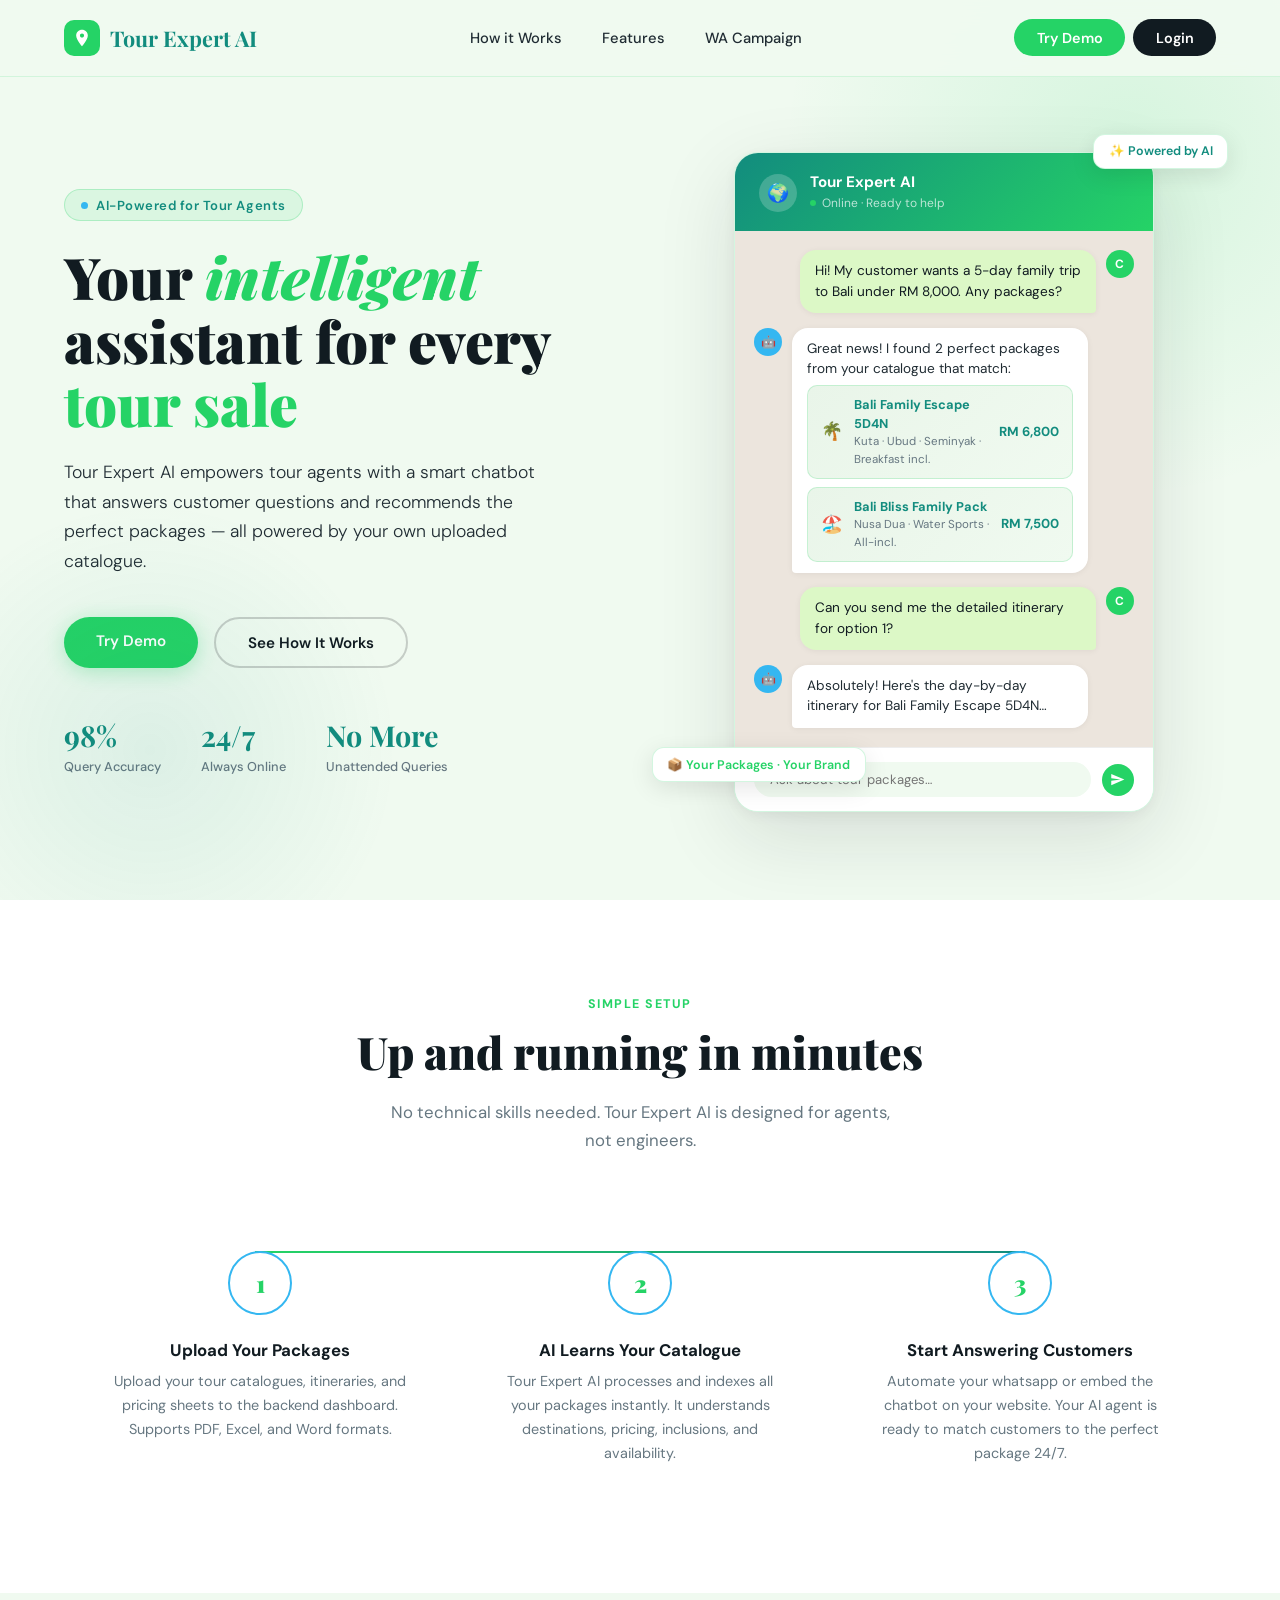
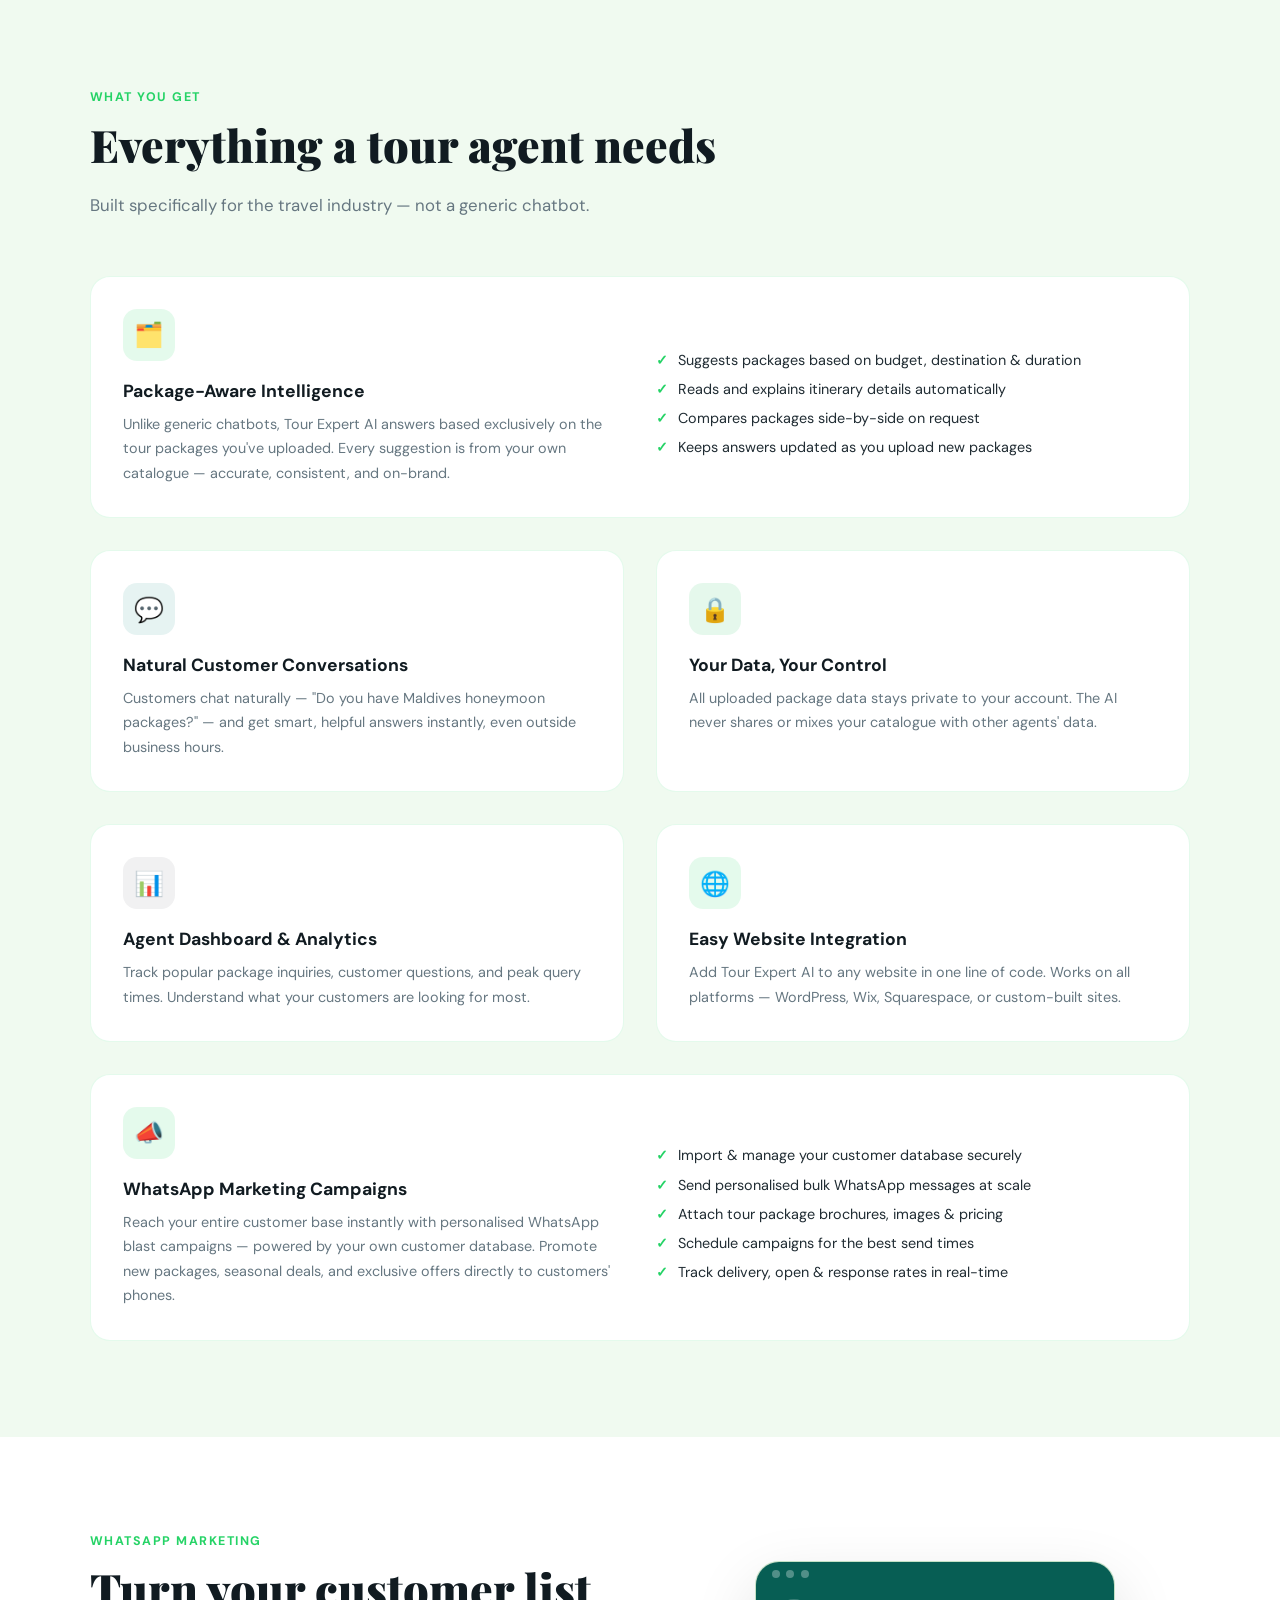
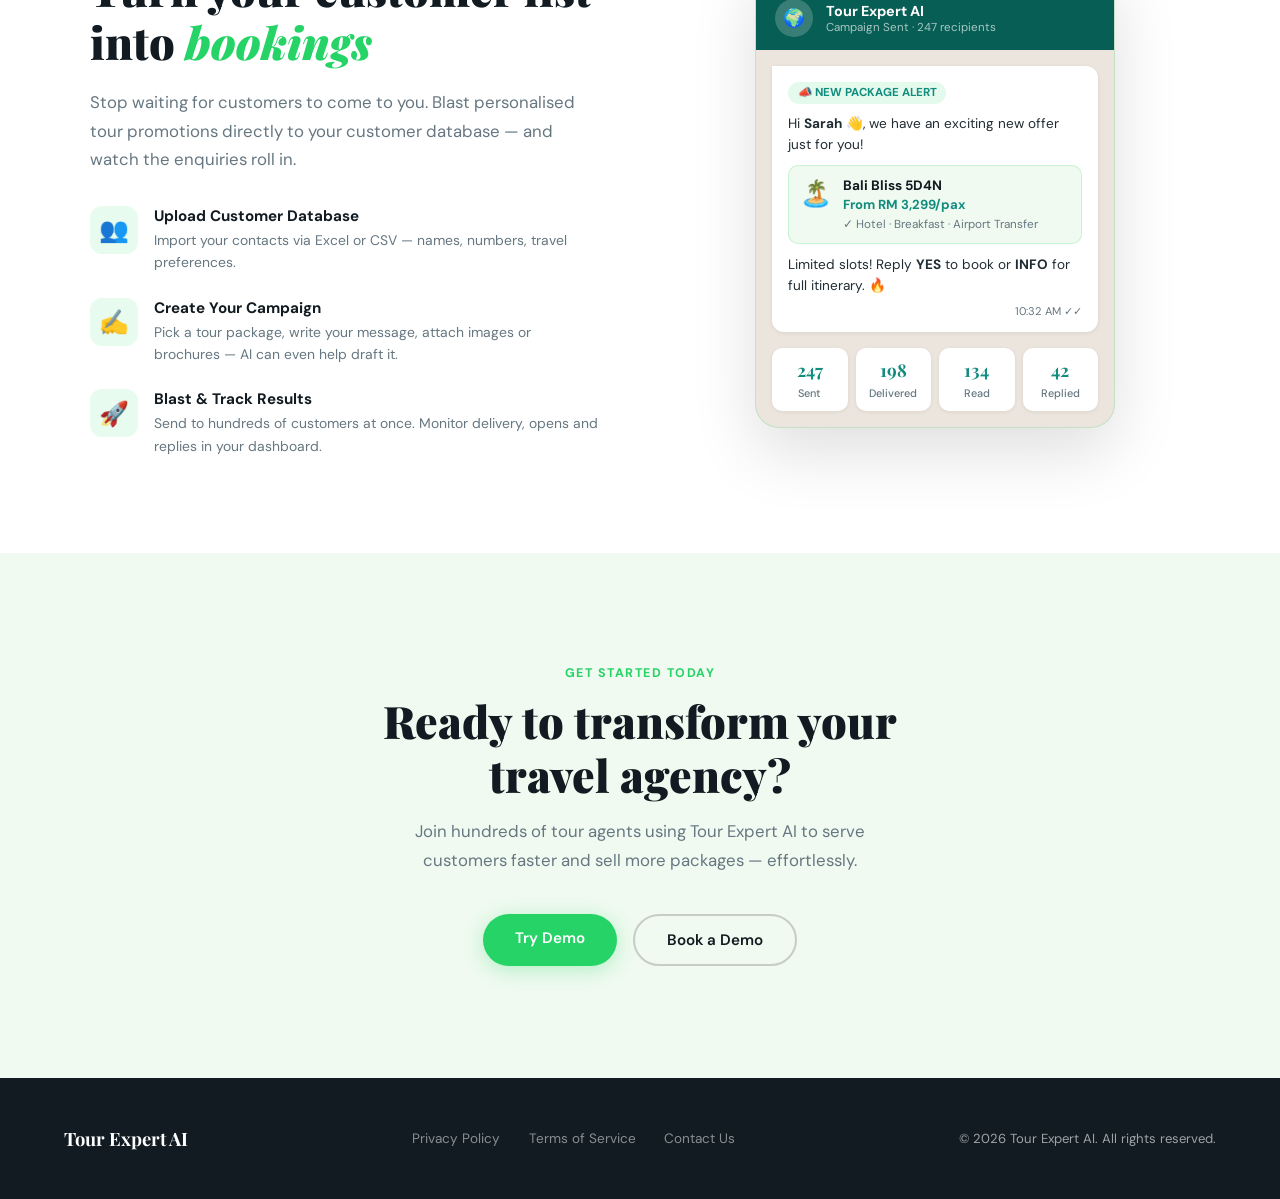
<file: index.html>
<!DOCTYPE html>
<html lang="en">
<head>
  <meta charset="UTF-8" />
  <meta name="viewport" content="width=device-width, initial-scale=1.0"/>
  <title>Tour Expert AI – Intelligent AI Chatbot for Tour Agents</title>

  <!-- Primary SEO -->
  <meta name="description" content="Tour Expert AI is an intelligent chatbot for tour agents that answers customer questions and recommends tour packages based on your uploaded catalogue. Available 24/7. No technical skills needed."/>
  <meta name="keywords" content="tour agent AI, travel chatbot, tour package assistant, AI travel agent, tour booking chatbot, travel agency automation, tour expert AI"/>
  <meta name="author" content="Tour Expert AI"/>
  <meta name="robots" content="index, follow"/>
  <link rel="canonical" href="https://www.tourexpertai.com/"/>

  <!-- Open Graph -->
  <meta property="og:type" content="website"/>
  <meta property="og:url" content="https://www.tourexpertai.com/"/>
  <meta property="og:title" content="Tour Expert AI – Intelligent AI Chatbot for Tour Agents"/>
  <meta property="og:description" content="Empower your travel agency with AI. Tour Expert AI answers customer questions and suggests the perfect tour packages from your catalogue — 24/7, automatically."/>
  <meta property="og:image" content="https://www.tourexpertai.com/og-image.jpg"/>
  <meta property="og:site_name" content="Tour Expert AI"/>
  <meta property="og:locale" content="en_MY"/>

  <!-- Twitter Card -->
  <meta name="twitter:card" content="summary_large_image"/>
  <meta name="twitter:title" content="Tour Expert AI – Intelligent AI Chatbot for Tour Agents"/>
  <meta name="twitter:description" content="Empower your travel agency with AI. Answers customer questions and suggests tour packages automatically, 24/7."/>
  <meta name="twitter:image" content="https://www.tourexpertai.com/og-image.jpg"/>

  <!-- Favicon -->
  <link rel="icon" type="image/svg+xml" href="data:image/svg+xml,%3Csvg xmlns='http://www.w3.org/2000/svg' viewBox='0 0 64 64'%3E%3Crect width='64' height='64' rx='14' fill='%2325D366'/%3E%3Cpath d='M32 10C22.06 10 14 18.06 14 28c0 13.25 18 34 18 34s18-20.75 18-34c0-9.94-8.06-18-18-18zm0 24.5c-3.59 0-6.5-2.91-6.5-6.5s2.91-6.5 6.5-6.5 6.5 2.91 6.5 6.5-2.91 6.5-6.5 6.5z' fill='white'/%3E%3C/svg%3E"/>

  <!-- Fonts -->
  <link href="https://fonts.googleapis.com/css2?family=Playfair+Display:ital,wght@0,400;0,700;0,900;1,400&family=DM+Sans:wght@300;400;500;600&display=swap" rel="stylesheet"/>

  <!-- Stylesheet -->
  <link rel="stylesheet" href="tour-expert-ai.css"/>
</head>
<body>

<!-- NAV -->
<nav>
  <a href="#" class="nav-logo">
    <div class="logo-icon">
      <svg viewBox="0 0 24 24"><path d="M12 2C8.13 2 5 5.13 5 9c0 5.25 7 13 7 13s7-7.75 7-13c0-3.87-3.13-7-7-7zm0 9.5c-1.38 0-2.5-1.12-2.5-2.5s1.12-2.5 2.5-2.5 2.5 1.12 2.5 2.5-1.12 2.5-2.5 2.5z"/></svg>
    </div>
    Tour Expert AI
  </a>
  <ul class="nav-links">
    <li><a href="#how">How it Works</a></li>
    <li><a href="#features">Features</a></li>
    <li><a href="#campaign">WA Campaign</a></li>
    <!--<li><a href="#testimonials">Reviews</a></li>-->
  </ul>
  <div style="display:flex;gap:0.5rem;">
    <a href="https://demo.tourexpertai.com/fantastic-travel" class="nav-cta">Try Demo</a>
    <a href="https://demo.tourexpertai.com/login" class="nav-cta" style="background:var(--ink);color:#fff;" target="_blank" rel="noopener noreferrer">Login</a>
  </div>
</nav>

<!-- HERO -->
<section class="hero">
  <div class="hero-content">
    <div class="hero-badge"><span class="dot"></span> AI-Powered for Tour Agents</div>
    <h1 class="hero-title">
      Your <em>intelligent</em> assistant for every <span class="gold">tour sale</span>
    </h1>
    <p class="hero-sub">
      Tour Expert AI empowers tour agents with a smart chatbot that answers customer questions and recommends the perfect packages — all powered by your own uploaded catalogue.
    </p>
    <div class="hero-actions">
      <a href="https://demo.tourexpertai.com/demo" class="btn-primary">Try Demo</a>
      <a href="#how" class="btn-secondary">See How It Works</a>
    </div>
    <div class="hero-stats">
      <div class="stat-item"><span class="stat-num">98%</span><span class="stat-label">Query Accuracy</span></div>
      <div class="stat-item"><span class="stat-num">24/7</span><span class="stat-label">Always Online</span></div>
      <div class="stat-item"><span class="stat-num">No More</span><span class="stat-label">Unattended Queries</span></div>
    </div>
  </div>

  <div class="hero-visual">
    <div class="chat-card">
      <div class="chat-header">
        <div class="chat-avatar">🌍</div>
        <div class="chat-header-info">
          <div class="chat-header-name">Tour Expert AI</div>
          <div class="chat-header-status"><span class="status-dot"></span> Online · Ready to help</div>
        </div>
      </div>
      <div class="chat-body">
        <div class="msg user">
          <div class="msg-avatar">C</div>
          <div class="msg-bubble">Hi! My customer wants a 5-day family trip to Bali under RM 8,000. Any packages?</div>
        </div>
        <div class="msg">
          <div class="msg-avatar">🤖</div>
          <div class="msg-bubble">
            Great news! I found 2 perfect packages from your catalogue that match:
            <div class="pkg-cards">
              <div class="pkg-card">
                <div class="pkg-icon">🌴</div>
                <div class="pkg-info">
                  <div class="pkg-name">Bali Family Escape 5D4N</div>
                  <div class="pkg-detail">Kuta · Ubud · Seminyak · Breakfast incl.</div>
                </div>
                <div class="pkg-price">RM 6,800</div>
              </div>
              <div class="pkg-card">
                <div class="pkg-icon">🏖️</div>
                <div class="pkg-info">
                  <div class="pkg-name">Bali Bliss Family Pack</div>
                  <div class="pkg-detail">Nusa Dua · Water Sports · All-incl.</div>
                </div>
                <div class="pkg-price">RM 7,500</div>
              </div>
            </div>
          </div>
        </div>
        <div class="msg user">
          <div class="msg-avatar">C</div>
          <div class="msg-bubble">Can you send me the detailed itinerary for option 1?</div>
        </div>
        <div class="msg">
          <div class="msg-avatar">🤖</div>
          <div class="msg-bubble">Absolutely! Here's the day-by-day itinerary for Bali Family Escape 5D4N…</div>
        </div>
      </div>
      <div class="chat-input">
        <input class="chat-input-field" type="text" placeholder="Ask about tour packages…" readonly/>
        <div class="chat-send">
          <svg viewBox="0 0 24 24"><path d="M2 21l21-9L2 3v7l15 2-15 2z"/></svg>
        </div>
      </div>
    </div>
    <div class="floating-tag t1">✨ Powered by AI</div>
    <div class="floating-tag t2">📦 Your Packages · Your Brand</div>
  </div>
</section>

<!-- HOW IT WORKS -->
<section class="how" id="how">
  <div class="how-inner">
    <div class="how-header">
      <div class="section-label">Simple Setup</div>
      <h2 class="section-title">Up and running in minutes</h2>
      <p class="section-sub">No technical skills needed. Tour Expert AI is designed for agents, not engineers.</p>
    </div>
    <div class="steps">
      <div class="step">
        <div class="step-num">1</div>
        <div class="step-title">Upload Your Packages</div>
        <p class="step-desc">Upload your tour catalogues, itineraries, and pricing sheets to the backend dashboard. Supports PDF, Excel, and Word formats.</p>
      </div>
      <div class="step">
        <div class="step-num">2</div>
        <div class="step-title">AI Learns Your Catalogue</div>
        <p class="step-desc">Tour Expert AI processes and indexes all your packages instantly. It understands destinations, pricing, inclusions, and availability.</p>
      </div>
      <div class="step">
        <div class="step-num">3</div>
        <div class="step-title">Start Answering Customers</div>
        <p class="step-desc">Automate your whatsapp or embed the chatbot on your website. Your AI agent is ready to match customers to the perfect package 24/7.</p>
      </div>
    </div>
  </div>
</section>

<!-- FEATURES -->
<section class="features" id="features">
  <div class="features-inner">
    <div class="section-label">What You Get</div>
    <h2 class="section-title">Everything a tour agent needs</h2>
    <p class="section-sub">Built specifically for the travel industry — not a generic chatbot.</p>
    <div class="features-grid">
      <div class="feat-card large">
        <div>
          <div class="feat-icon teal">🗂️</div>
          <h3 class="feat-title">Package-Aware Intelligence</h3>
          <p class="feat-desc">Unlike generic chatbots, Tour Expert AI answers based exclusively on the tour packages you've uploaded. Every suggestion is from your own catalogue — accurate, consistent, and on-brand.</p>
        </div>
        <ul class="feat-list">
          <li>Suggests packages based on budget, destination & duration</li>
          <li>Reads and explains itinerary details automatically</li>
          <li>Compares packages side-by-side on request</li>
          <li>Keeps answers updated as you upload new packages</li>
        </ul>
      </div>
      <div class="feat-card">
        <div class="feat-icon gold">💬</div>
        <h3 class="feat-title">Natural Customer Conversations</h3>
        <p class="feat-desc">Customers chat naturally — "Do you have Maldives honeymoon packages?" — and get smart, helpful answers instantly, even outside business hours.</p>
      </div>
      <div class="feat-card">
        <div class="feat-icon soft">🔒</div>
        <h3 class="feat-title">Your Data, Your Control</h3>
        <p class="feat-desc">All uploaded package data stays private to your account. The AI never shares or mixes your catalogue with other agents' data.</p>
      </div>
      <div class="feat-card">
        <div class="feat-icon ink">📊</div>
        <h3 class="feat-title">Agent Dashboard & Analytics</h3>
        <p class="feat-desc">Track popular package inquiries, customer questions, and peak query times. Understand what your customers are looking for most.</p>
      </div>
      <div class="feat-card">
        <div class="feat-icon teal">🌐</div>
        <h3 class="feat-title">Easy Website Integration</h3>
        <p class="feat-desc">Add Tour Expert AI to any website in one line of code. Works on all platforms — WordPress, Wix, Squarespace, or custom-built sites.</p>
      </div>
      <div class="feat-card large wa-highlight">
        <div>
          <div class="feat-icon teal">📣</div>
          <h3 class="feat-title">WhatsApp Marketing Campaigns</h3>
          <p class="feat-desc">Reach your entire customer base instantly with personalised WhatsApp blast campaigns — powered by your own customer database. Promote new packages, seasonal deals, and exclusive offers directly to customers' phones.</p>
        </div>
        <ul class="feat-list">
          <li>Import & manage your customer database securely</li>
          <li>Send personalised bulk WhatsApp messages at scale</li>
          <li>Attach tour package brochures, images & pricing</li>
          <li>Schedule campaigns for the best send times</li>
          <li>Track delivery, open & response rates in real-time</li>
        </ul>
      </div>
    </div>
  </div>
</section>

<!-- WHATSAPP CAMPAIGN -->
<section class="wa-campaign" id="campaign">
  <div class="wa-inner">
    <div class="wa-content">
      <div class="section-label">WhatsApp Marketing</div>
      <h2 class="section-title">Turn your customer list into <em style="color:var(--teal)">bookings</em></h2>
      <p class="section-sub">Stop waiting for customers to come to you. Blast personalised tour promotions directly to your customer database — and watch the enquiries roll in.</p>
      <div class="wa-steps">
        <div class="wa-step">
          <div class="wa-step-icon">👥</div>
          <div>
            <div class="wa-step-title">Upload Customer Database</div>
            <div class="wa-step-desc">Import your contacts via Excel or CSV — names, numbers, travel preferences.</div>
          </div>
        </div>
        <div class="wa-step">
          <div class="wa-step-icon">✍️</div>
          <div>
            <div class="wa-step-title">Create Your Campaign</div>
            <div class="wa-step-desc">Pick a tour package, write your message, attach images or brochures — AI can even help draft it.</div>
          </div>
        </div>
        <div class="wa-step">
          <div class="wa-step-icon">🚀</div>
          <div>
            <div class="wa-step-title">Blast & Track Results</div>
            <div class="wa-step-desc">Send to hundreds of customers at once. Monitor delivery, opens and replies in your dashboard.</div>
          </div>
        </div>
      </div>
      <!-- <a href="#cta" class="btn-primary" style="display:inline-block; margin-top:2rem;">Start Your First Campaign</a> -->
    </div>
    <div class="wa-mockup">
      <div class="wa-phone">
        <div class="wa-phone-bar">
          <div class="wa-phone-dot"></div>
          <div class="wa-phone-dot"></div>
          <div class="wa-phone-dot"></div>
        </div>
        <div class="wa-phone-header">
          <div class="wa-phone-ava">🌍</div>
          <div>
            <div class="wa-phone-name">Tour Expert AI</div>
            <div class="wa-phone-status">Campaign Sent · 247 recipients</div>
          </div>
        </div>
        <div class="wa-phone-body">
          <div class="wa-bubble">
            <div class="wa-bubble-tag">📣 NEW PACKAGE ALERT</div>
            <div class="wa-bubble-text">Hi <strong>Sarah</strong> 👋, we have an exciting new offer just for you!</div>
            <div class="wa-bubble-pkg">
              <div class="wa-pkg-emoji">🏝️</div>
              <div>
                <div class="wa-pkg-title">Bali Bliss 5D4N</div>
                <div class="wa-pkg-price">From RM 3,299/pax</div>
                <div class="wa-pkg-inc">✓ Hotel · Breakfast · Airport Transfer</div>
              </div>
            </div>
            <div class="wa-bubble-text" style="margin-top:0.5rem;">Limited slots! Reply <strong>YES</strong> to book or <strong>INFO</strong> for full itinerary. 🔥</div>
            <div class="wa-bubble-time">10:32 AM ✓✓</div>
          </div>
          <div class="wa-stats-row">
            <div class="wa-stat"><span class="wa-stat-num">247</span><span class="wa-stat-lbl">Sent</span></div>
            <div class="wa-stat"><span class="wa-stat-num">198</span><span class="wa-stat-lbl">Delivered</span></div>
            <div class="wa-stat"><span class="wa-stat-num">134</span><span class="wa-stat-lbl">Read</span></div>
            <div class="wa-stat"><span class="wa-stat-num">42</span><span class="wa-stat-lbl">Replied</span></div>
          </div>
        </div>
      </div>
    </div>
  </div>
</section>



<!-- TESTIMONIALS -->
<!-- <section class="testimonials" id="testimonials">
  <div class="testi-inner">
    <div class="section-label">Trusted by Agents</div>
    <h2 class="section-title">Tour agents love it</h2>
    <div class="testi-grid">
      <div class="testi-card">
        <div class="testi-stars">★★★★★</div>
        <p class="testi-text">"Before Tour Expert AI, I'd spend 30 minutes answering the same questions. Now the bot handles it instantly and customers get the right package suggestions every time."</p>
        <div class="testi-author">
          <div class="testi-ava">SA</div>
          <div><div class="testi-name">Sarah Ahmad</div><div class="testi-role">Travel Agent, KL Tours Sdn Bhd</div></div>
        </div>
      </div>
      <div class="testi-card">
        <div class="testi-stars">★★★★★</div>
        <p class="testi-text">"I uploaded my entire package catalogue in 10 minutes. The next day, a customer enquired at 2am and the AI recommended exactly the right Phuket package. Incredible."</p>
        <div class="testi-author">
          <div class="testi-ava">RJ</div>
          <div><div class="testi-name">Raj Jeyaretnam</div><div class="testi-role">Owner, Wanderlust Travel</div></div>
        </div>
      </div>
      <div class="testi-card">
        <div class="testi-stars">★★★★★</div>
        <p class="testi-text">"My customers think I have a full support team. In reality it's just me and Tour Expert AI. My conversion rate has gone up significantly since I started using it."</p>
        <div class="testi-author">
          <div class="testi-ava">NZ</div>
          <div><div class="testi-name">Nora Zainudin</div><div class="testi-role">Freelance Travel Agent, Johor</div></div>
        </div>
      </div>
    </div>
  </div>
</section> -->


<!-- CTA -->
<section class="cta-section" id="cta">
  <div class="cta-inner">
    <div class="section-label">Get Started Today</div>
    <h2 class="section-title">Ready to transform your travel agency?</h2>
    <p class="section-sub">Join hundreds of tour agents using Tour Expert AI to serve customers faster and sell more packages — effortlessly.</p>
    <div class="cta-btns">
      <a href="https://demo.tourexpertai.com/demo" class="btn-primary">Try Demo</a>
      <a href="contact.html" class="btn-secondary">Book a Demo</a>
    </div>
  </div>
</section>

<!-- FOOTER -->
<footer>
  <div class="footer-logo">Tour Expert AI</div>
  <div class="footer-links">
    <a href="privacy-policy.html">Privacy Policy</a>
    <a href="terms-of-service.html">Terms of Service</a>
    <a href="contact.html">Contact Us</a>
    <!--<a href="#">Support</a>-->
  </div>
  <div class="footer-copy">© 2026 Tour Expert AI. All rights reserved.</div>
</footer>

</body>
</html>
</file>
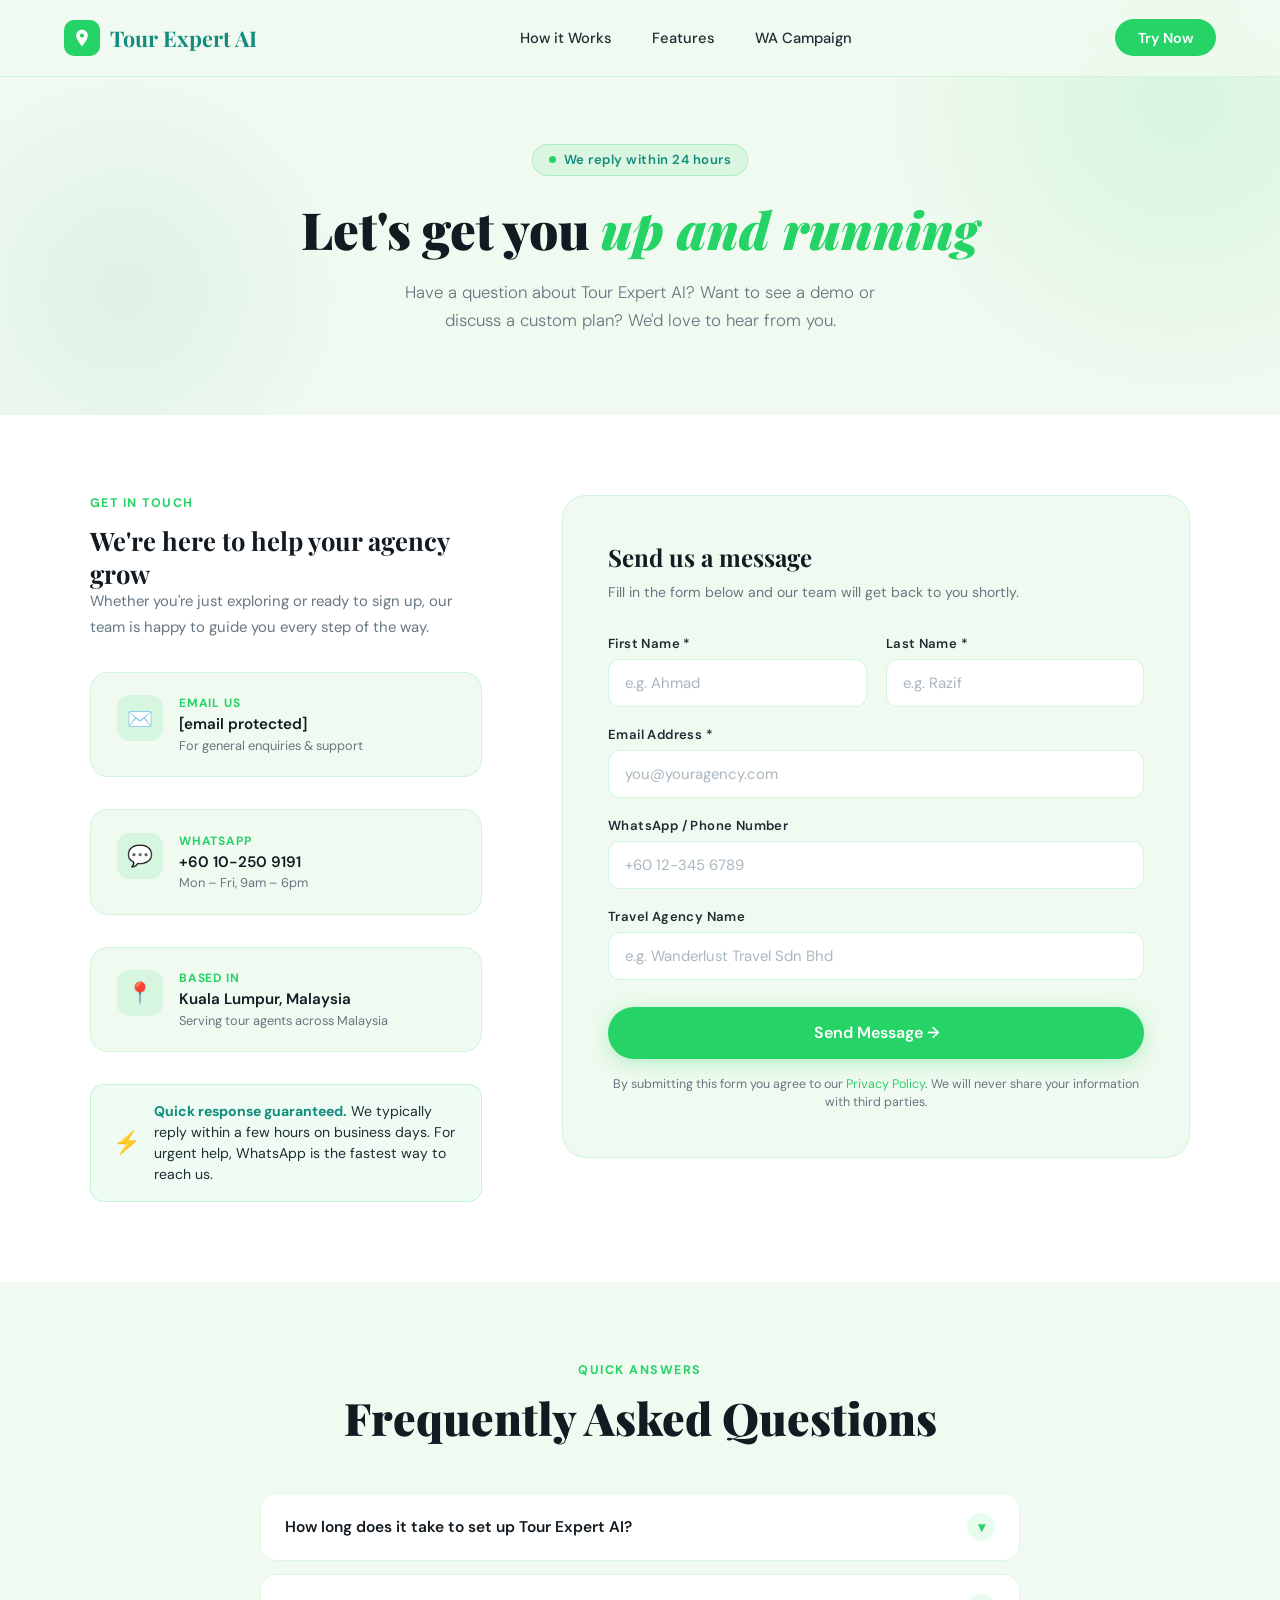
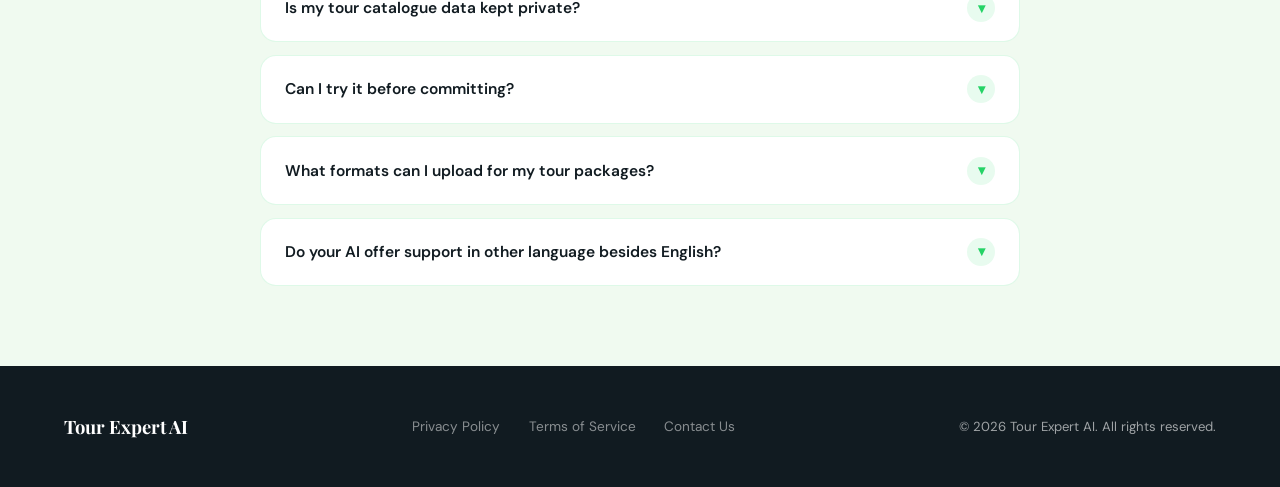
<file: contact.html>
<!DOCTYPE html>
<html lang="en">
<head>
  <meta charset="UTF-8" />
  <meta name="viewport" content="width=device-width, initial-scale=1.0"/>
  <title>Contact Us – Tour Expert AI</title>

  <!-- Primary SEO -->
  <meta name="description" content="Get in touch with Tour Expert AI. We're here to help tour agents get started, answer your questions, and support your AI chatbot journey."/>
  <meta name="robots" content="index, follow"/>
  <link rel="canonical" href="https://www.tourexpertai.com/contact"/>

  <!-- Favicon -->
  <link rel="icon" type="image/svg+xml" href="data:image/svg+xml,%3Csvg xmlns='http://www.w3.org/2000/svg' viewBox='0 0 64 64'%3E%3Crect width='64' height='64' rx='14' fill='%2325D366'/%3E%3Cpath d='M32 10C22.06 10 14 18.06 14 28c0 13.25 18 34 18 34s18-20.75 18-34c0-9.94-8.06-18-18-18zm0 24.5c-3.59 0-6.5-2.91-6.5-6.5s2.91-6.5 6.5-6.5 6.5 2.91 6.5 6.5-2.91 6.5-6.5 6.5z' fill='white'/%3E%3C/svg%3E"/>

  <!-- Fonts -->
  <link href="https://fonts.googleapis.com/css2?family=Playfair+Display:ital,wght@0,400;0,700;0,900;1,400&family=DM+Sans:wght@300;400;500;600&display=swap" rel="stylesheet"/>

  <!-- Main Stylesheet -->
  <link rel="stylesheet" href="tour-expert-ai.css"/>

  <style>
    /* ── CONTACT PAGE SPECIFIC STYLES ── */

    .contact-hero {
      padding: 9rem 5% 5rem;
      text-align: center;
      background: var(--sand-light);
      position: relative;
      overflow: hidden;
    }
    .contact-hero::before {
      content: '';
      position: absolute; top: -200px; right: -200px;
      width: 600px; height: 600px;
      background: radial-gradient(circle, rgba(37,211,102,0.12) 0%, transparent 70%);
      pointer-events: none;
    }
    .contact-hero::after {
      content: '';
      position: absolute; bottom: -100px; left: -100px;
      width: 450px; height: 450px;
      background: radial-gradient(circle, rgba(18,140,126,0.08) 0%, transparent 70%);
      pointer-events: none;
    }
    .contact-hero .hero-badge {
      display: inline-flex; align-items: center; gap: 0.5rem;
      background: rgba(37,211,102,0.1); border: 1px solid rgba(37,211,102,0.25);
      color: var(--teal-dark); padding: 0.4rem 1rem; border-radius: 50px;
      font-size: 0.82rem; font-weight: 600; letter-spacing: 0.04em;
      margin-bottom: 1.5rem;
      animation: fadeUp 0.8s 0.2s ease both;
    }
    .contact-hero .hero-badge .dot {
      width: 7px; height: 7px; background: var(--teal);
      border-radius: 50%; animation: pulse 2s infinite;
    }
    .contact-hero h1 {
      font-family: 'Playfair Display', serif;
      font-size: clamp(2.4rem, 4vw, 3.6rem);
      font-weight: 900; line-height: 1.15; color: var(--ink);
      margin-bottom: 1.2rem;
      animation: fadeUp 0.8s 0.35s ease both;
    }
    .contact-hero h1 em { font-style: italic; color: var(--teal); }
    .contact-hero p {
      font-size: 1.05rem; color: var(--muted);
      max-width: 500px; margin: 0 auto;
      line-height: 1.7; font-weight: 300;
      animation: fadeUp 0.8s 0.5s ease both;
    }

    /* ── CONTACT GRID ── */
    .contact-section {
      background: white;
      padding: 5rem 5%;
    }
    .contact-inner {
      max-width: 1100px; margin: 0 auto;
      display: grid; grid-template-columns: 1fr 1.6fr; gap: 5rem;
      align-items: start;
    }

    /* ── LEFT: INFO PANEL ── */
    .contact-info { display: flex; flex-direction: column; gap: 2rem; }

    .contact-info-title {
      font-family: 'Playfair Display', serif;
      font-size: 1.6rem; font-weight: 700; color: var(--ink);
      line-height: 1.3;
	  margin-bottom : 15px;
    }
    .contact-info-sub {
      font-size: 0.93rem; color: var(--muted);
      line-height: 1.7; margin-top: -1rem;
    }

    .contact-card {
      background: var(--sand-light);
      border: 1px solid rgba(37,211,102,0.15);
      border-radius: 18px; padding: 1.4rem 1.6rem;
      display: flex; align-items: flex-start; gap: 1rem;
      transition: transform 0.2s, box-shadow 0.2s;
      text-decoration: none;
    }
    .contact-card:hover {
      transform: translateY(-4px);
      box-shadow: 0 12px 36px rgba(37,211,102,0.12);
    }
    .contact-card-icon {
      width: 46px; height: 46px; border-radius: 13px;
      background: rgba(37,211,102,0.12);
      display: flex; align-items: center; justify-content: center;
      font-size: 1.3rem; flex-shrink: 0;
    }
    .contact-card-label {
      font-size: 0.75rem; font-weight: 700; letter-spacing: 0.08em;
      text-transform: uppercase; color: var(--teal); margin-bottom: 0.2rem;
    }
    .contact-card-value {
      font-size: 0.95rem; font-weight: 600; color: var(--ink);
    }
    .contact-card-note {
      font-size: 0.8rem; color: var(--muted); margin-top: 0.15rem;
    }

    .response-badge {
      display: flex; align-items: center; gap: 0.8rem;
      background: rgba(37,211,102,0.08);
      border: 1px solid rgba(37,211,102,0.2);
      border-radius: 14px; padding: 1rem 1.4rem;
      font-size: 0.88rem; color: var(--ink-soft); line-height: 1.5;
    }
    .response-badge-icon { font-size: 1.4rem; flex-shrink: 0; }
    .response-badge strong { color: var(--teal-dark); }

    /* ── RIGHT: FORM ── */
    .contact-form-wrap {
      background: var(--sand-light);
      border: 1px solid rgba(37,211,102,0.15);
      border-radius: 24px; padding: 2.8rem;
      animation: fadeUp 0.8s 0.3s ease both;
    }
    .form-title {
      font-family: 'Playfair Display', serif;
      font-size: 1.5rem; font-weight: 700; color: var(--ink);
      margin-bottom: 0.5rem;
    }
    .form-sub {
      font-size: 0.88rem; color: var(--muted); margin-bottom: 2rem; line-height: 1.6;
    }

    .form-row { display: grid; grid-template-columns: 1fr 1fr; gap: 1.2rem; }
    .form-group { display: flex; flex-direction: column; gap: 0.45rem; margin-bottom: 1.2rem; }
    .form-group label {
      font-size: 0.82rem; font-weight: 600; color: var(--ink-soft);
      letter-spacing: 0.03em;
    }
    .form-group input,
    .form-group select,
    .form-group textarea {
      width: 100%; padding: 0.8rem 1rem;
      border: 1.5px solid rgba(37,211,102,0.2);
      border-radius: 12px;
      background: white;
      font-family: 'DM Sans', sans-serif;
      font-size: 0.93rem; color: var(--ink);
      transition: border-color 0.2s, box-shadow 0.2s;
      outline: none;
    }
    .form-group input:focus,
    .form-group select:focus,
    .form-group textarea:focus {
      border-color: var(--teal);
      box-shadow: 0 0 0 3px rgba(37,211,102,0.12);
    }
    .form-group input::placeholder,
    .form-group textarea::placeholder { color: #aab7bf; }
    .form-group textarea { resize: vertical; min-height: 120px; }
    .form-group select { appearance: none; cursor: pointer; }

    .form-submit {
      width: 100%; padding: 0.95rem;
      background: var(--teal); color: white;
      border: none; border-radius: 50px;
      font-family: 'DM Sans', sans-serif;
      font-size: 1rem; font-weight: 600; cursor: pointer;
      transition: background 0.2s, transform 0.15s, box-shadow 0.2s;
      box-shadow: 0 4px 20px rgba(37,211,102,0.3);
      margin-top: 0.5rem;
    }
    .form-submit:hover {
      background: var(--teal-dark);
      transform: translateY(-2px);
      box-shadow: 0 8px 28px rgba(37,211,102,0.4);
    }
    .form-submit:active { transform: translateY(0); }

    .form-privacy {
      text-align: center; margin-top: 1rem;
      font-size: 0.78rem; color: var(--muted); line-height: 1.5;
    }
    .form-privacy a { color: var(--teal); text-decoration: none; }
    .form-privacy a:hover { text-decoration: underline; }

    /* Success state */
    .form-success {
      display: none;
      text-align: center; padding: 3rem 2rem;
      animation: fadeUp 0.5s ease both;
    }
    .form-success-icon { font-size: 3.5rem; margin-bottom: 1rem; }
    .form-success h3 {
      font-family: 'Playfair Display', serif;
      font-size: 1.6rem; font-weight: 700; color: var(--ink);
      margin-bottom: 0.6rem;
    }
    .form-success p { font-size: 0.93rem; color: var(--muted); line-height: 1.65; }

    /* ── FAQ STRIP ── */
    .faq-section {
      background: var(--sand-light);
      padding: 5rem 5%;
    }
    .faq-inner { max-width: 760px; margin: 0 auto; }
    .faq-header { text-align: center; margin-bottom: 3rem; }

    .faq-list { display: flex; flex-direction: column; gap: 0.8rem; }
    .faq-item {
      background: white;
      border: 1px solid rgba(37,211,102,0.15);
      border-radius: 16px; overflow: hidden;
      transition: box-shadow 0.2s;
    }
    .faq-item:hover { box-shadow: 0 6px 24px rgba(37,211,102,0.1); }
    .faq-question {
      width: 100%; background: none; border: none; cursor: pointer;
      display: flex; align-items: center; justify-content: space-between;
      padding: 1.2rem 1.5rem; gap: 1rem;
      font-family: 'DM Sans', sans-serif;
      font-size: 0.97rem; font-weight: 600; color: var(--ink);
      text-align: left;
    }
    .faq-chevron {
      width: 28px; height: 28px; border-radius: 50%;
      background: rgba(37,211,102,0.1);
      display: flex; align-items: center; justify-content: center;
      flex-shrink: 0; transition: background 0.2s, transform 0.25s;
      color: var(--teal); font-size: 0.85rem;
    }
    .faq-item.open .faq-chevron {
      background: var(--teal); color: white; transform: rotate(180deg);
    }
    .faq-answer {
      max-height: 0; overflow: hidden;
      transition: max-height 0.35s ease, padding 0.25s ease;
      font-size: 0.9rem; color: var(--muted); line-height: 1.7;
      padding: 0 1.5rem;
    }
    .faq-item.open .faq-answer {
      max-height: 300px;
      padding: 0 1.5rem 1.3rem;
    }

    /* ── RESPONSIVE ── */
    @media (max-width: 900px) {
      .contact-inner {
        grid-template-columns: 1fr;
        gap: 3rem;
      }
      .form-row { grid-template-columns: 1fr; }
      .contact-form-wrap { padding: 1.8rem; }
    }
  </style>
</head>
<body>

<!-- NAV -->
<nav>
  <a href="index.html" class="nav-logo">
    <div class="logo-icon">
      <svg viewBox="0 0 24 24"><path d="M12 2C8.13 2 5 5.13 5 9c0 5.25 7 13 7 13s7-7.75 7-13c0-3.87-3.13-7-7-7zm0 9.5c-1.38 0-2.5-1.12-2.5-2.5s1.12-2.5 2.5-2.5 2.5 1.12 2.5 2.5-1.12 2.5-2.5 2.5z"/></svg>
    </div>
    Tour Expert AI
  </a>
  <ul class="nav-links">
    <li><a href="index.html#how">How it Works</a></li>
    <li><a href="index.html#features">Features</a></li>
    <li><a href="index.html#campaign">WA Campaign</a></li>
  </ul>
  <a href="index.html#cta" class="nav-cta">Try Now</a>
</nav>

<!-- CONTACT HERO -->
<section class="contact-hero">
  <div class="hero-badge"><span class="dot"></span> We reply within 24 hours</div>
  <h1>Let's get you <em>up and running</em></h1>
  <p>Have a question about Tour Expert AI? Want to see a demo or discuss a custom plan? We'd love to hear from you.</p>
</section>

<!-- CONTACT MAIN -->
<section class="contact-section">
  <div class="contact-inner">

    <!-- LEFT: Info -->
    <div class="contact-info">
      <div>
        <div class="section-label">Get In Touch</div>
        <div class="contact-info-title">We're here to help your agency grow</div>
        <p class="contact-info-sub">Whether you're just exploring or ready to sign up, our team is happy to guide you every step of the way.</p>
      </div>

      <a href="/cdn-cgi/l/email-protection#b6ded3dadad9f6c2d9c3c4d3cec6d3c4c2d7df98d5d9db" class="contact-card">
        <div class="contact-card-icon">✉️</div>
        <div>
          <div class="contact-card-label">Email Us</div>
          <div class="contact-card-value"><span class="__cf_email__" data-cfemail="a3cbc6cfcfcce3d7ccd6d1c6dbd3c6d1d7c2ca8dc0ccce">[email&#160;protected]</span></div>
          <div class="contact-card-note">For general enquiries & support</div>
        </div>
      </a>

      <a href="https://wa.me/60102509191" target="_blank" class="contact-card">
        <div class="contact-card-icon">💬</div>
        <div>
          <div class="contact-card-label">WhatsApp</div>
          <div class="contact-card-value">+60 10-250 9191</div>
          <div class="contact-card-note">Mon – Fri, 9am – 6pm</div>
        </div>
      </a>

      <div class="contact-card" style="cursor: default;">
        <div class="contact-card-icon">📍</div>
        <div>
          <div class="contact-card-label">Based In</div>
          <div class="contact-card-value">Kuala Lumpur, Malaysia</div>
          <div class="contact-card-note">Serving tour agents across Malaysia</div>
        </div>
      </div>

      <div class="response-badge">
        <div class="response-badge-icon">⚡</div>
        <div><strong>Quick response guaranteed.</strong> We typically reply within a few hours on business days. For urgent help, WhatsApp is the fastest way to reach us.</div>
      </div>
    </div>

    <!-- RIGHT: Form -->
    <div class="contact-form-wrap">
      <div id="contactFormContent">
        <div class="form-title">Send us a message</div>
        <p class="form-sub">Fill in the form below and our team will get back to you shortly.</p>

        <form name="contact" method="POST" data-netlify="true" netlify-honeypot="bot-field" onsubmit="handleSubmit(event)">
          <input type="hidden" name="form-name" value="contact" />
          <p style="display:none;"><label>Don't fill this out: <input name="bot-field" /></label></p>

        <div class="form-row">
          <div class="form-group">
            <label for="fname">First Name *</label>
            <input type="text" id="fname" name="fistName" placeholder="e.g. Ahmad" required />
          </div>
          <div class="form-group">
            <label for="lname">Last Name *</label>
            <input type="text" id="lname" name="lastName" placeholder="e.g. Razif" required />
          </div>
        </div>

        <div class="form-group">
          <label for="email">Email Address *</label>
          <input type="email" id="email" name="email" placeholder="you@youragency.com" required />
        </div>

        <div class="form-group">
          <label for="phone">WhatsApp / Phone Number</label>
          <input type="tel" id="phone" name="phone" placeholder="+60 12-345 6789" />
        </div>

        <div class="form-group">
          <label for="agency">Travel Agency Name</label>
          <input type="text" id="agency" name="companyName" placeholder="e.g. Wanderlust Travel Sdn Bhd" />
        </div>

        <!-- <div class="form-group">
          <label for="topic">What can we help you with? *</label>
          <select id="topic" required>
            <option value="" disabled selected>Select a topic…</option>
            <option value="demo">I'd like to request a demo</option>
            <option value="trial">I want to start the free trial</option>
            <option value="pricing">I have a question about pricing</option>
            <option value="technical">Technical / setup support</option>
            <option value="campaign">WhatsApp campaign enquiry</option>
            <option value="other">Other</option>
          </select>
        </div>

        <div class="form-group">
          <label for="message">Message *</label>
          <textarea id="message" placeholder="Tell us a bit about your agency and what you're looking for…" required></textarea>
        </div>
		-->
        <button type="submit" class="form-submit">Send Message →</button>

        <p class="form-privacy">
          By submitting this form you agree to our <a href="privacy-policy.html">Privacy Policy</a>. We will never share your information with third parties.
        </p>
        </form>
      </div>

      <!-- Success State -->
      <div class="form-success" id="formSuccess">
        <div class="form-success-icon">🎉</div>
        <h3>Message sent!</h3>
        <p>Thanks for reaching out. Our team will get back to you within 24 hours.<!--<br/>In the meantime, feel free to WhatsApp us for anything urgent.</p>
        <a href="https://wa.me/60102509191" target="_blank" class="btn-primary" style="display:inline-block; margin-top:1.8rem;">
          Chat on WhatsApp
        </a>-->
      </div>
    </div>

  </div>
</section>

<!-- FAQ -->
<section class="faq-section">
  <div class="faq-inner">
    <div class="faq-header">
      <div class="section-label">Quick Answers</div>
      <h2 class="section-title">Frequently Asked Questions</h2>
    </div>
    <div class="faq-list">

      <div class="faq-item">
        <button class="faq-question" onclick="toggleFaq(this)">
          How long does it take to set up Tour Expert AI?
          <span class="faq-chevron">▾</span>
        </button>
        <div class="faq-answer">Most agents are fully set up within 30 minutes. You simply upload your tour catalogue (PDF, Excel, or Word), and the AI processes it automatically. No technical skills required.</div>
      </div>

      <div class="faq-item">
        <button class="faq-question" onclick="toggleFaq(this)">
          Is my tour catalogue data kept private?
          <span class="faq-chevron">▾</span>
        </button>
        <div class="faq-answer">Absolutely. Your uploaded catalogue is private to your account only. Tour Expert AI never shares or mixes your data with other agents. Your packages, your brand — always.</div>
      </div>

      <div class="faq-item">
        <button class="faq-question" onclick="toggleFaq(this)">
          Can I try it before committing?
          <span class="faq-chevron">▾</span>
        </button>
        <div class="faq-answer">Yes! We are offering a free pilot programme with no credit card required. You'll have full access to all features including the chatbot and WhatsApp campaign tools during the trial period.</div>
      </div>

      <div class="faq-item">
        <button class="faq-question" onclick="toggleFaq(this)">
          What formats can I upload for my tour packages?
          <span class="faq-chevron">▾</span>
        </button>
        <div class="faq-answer">Tour Expert AI supports PDF, Microsoft Excel (.xlsx), and Microsoft Word (.docx) files. You can upload multiple files and update them anytime from your dashboard.</div>
      </div>

      <div class="faq-item">
        <button class="faq-question" onclick="toggleFaq(this)">
          Do your AI offer support in other language besides English?
          <span class="faq-chevron">▾</span>
        </button>
        <div class="faq-answer">Yes! Our AI is bilingual in other languages besides English. The AI chatbot is configured to respond in Bahasa Malaysia, English, or Mandarin — depending on your customer base.</div>
      </div>

    </div>
  </div>
</section>

<!-- FOOTER -->
<footer>
  <div class="footer-logo">Tour Expert AI</div>
  <div class="footer-links">
    <a href="privacy-policy.html">Privacy Policy</a>
    <a href="terms-of-service.html">Terms of Service</a>
    <a href="contact.html">Contact Us</a>
    <!--<a href="#">Support</a>-->
  </div>
  <div class="footer-copy">© 2026 Tour Expert AI. All rights reserved.</div>
</footer>

<script>
  function toggleFaq(btn) {
    const item = btn.closest('.faq-item');
    const isOpen = item.classList.contains('open');
    document.querySelectorAll('.faq-item').forEach(i => i.classList.remove('open'));
    if (!isOpen) item.classList.add('open');
  }

  function handleSubmit(e) {
    e.preventDefault();
    const form = e.target;
    const data = new FormData(form);

    fetch('/', {
      method: 'POST',
      headers: { 'Content-Type': 'application/x-www-form-urlencoded' },
      body: new URLSearchParams(data).toString()
    })
    .then(() => {
      document.getElementById('contactFormContent').style.display = 'none';
      document.getElementById('formSuccess').style.display = 'block';
    })
    .catch(() => alert('Something went wrong. Please try again or WhatsApp us directly.'));
  }
</script>

</body>
</html>
</file>
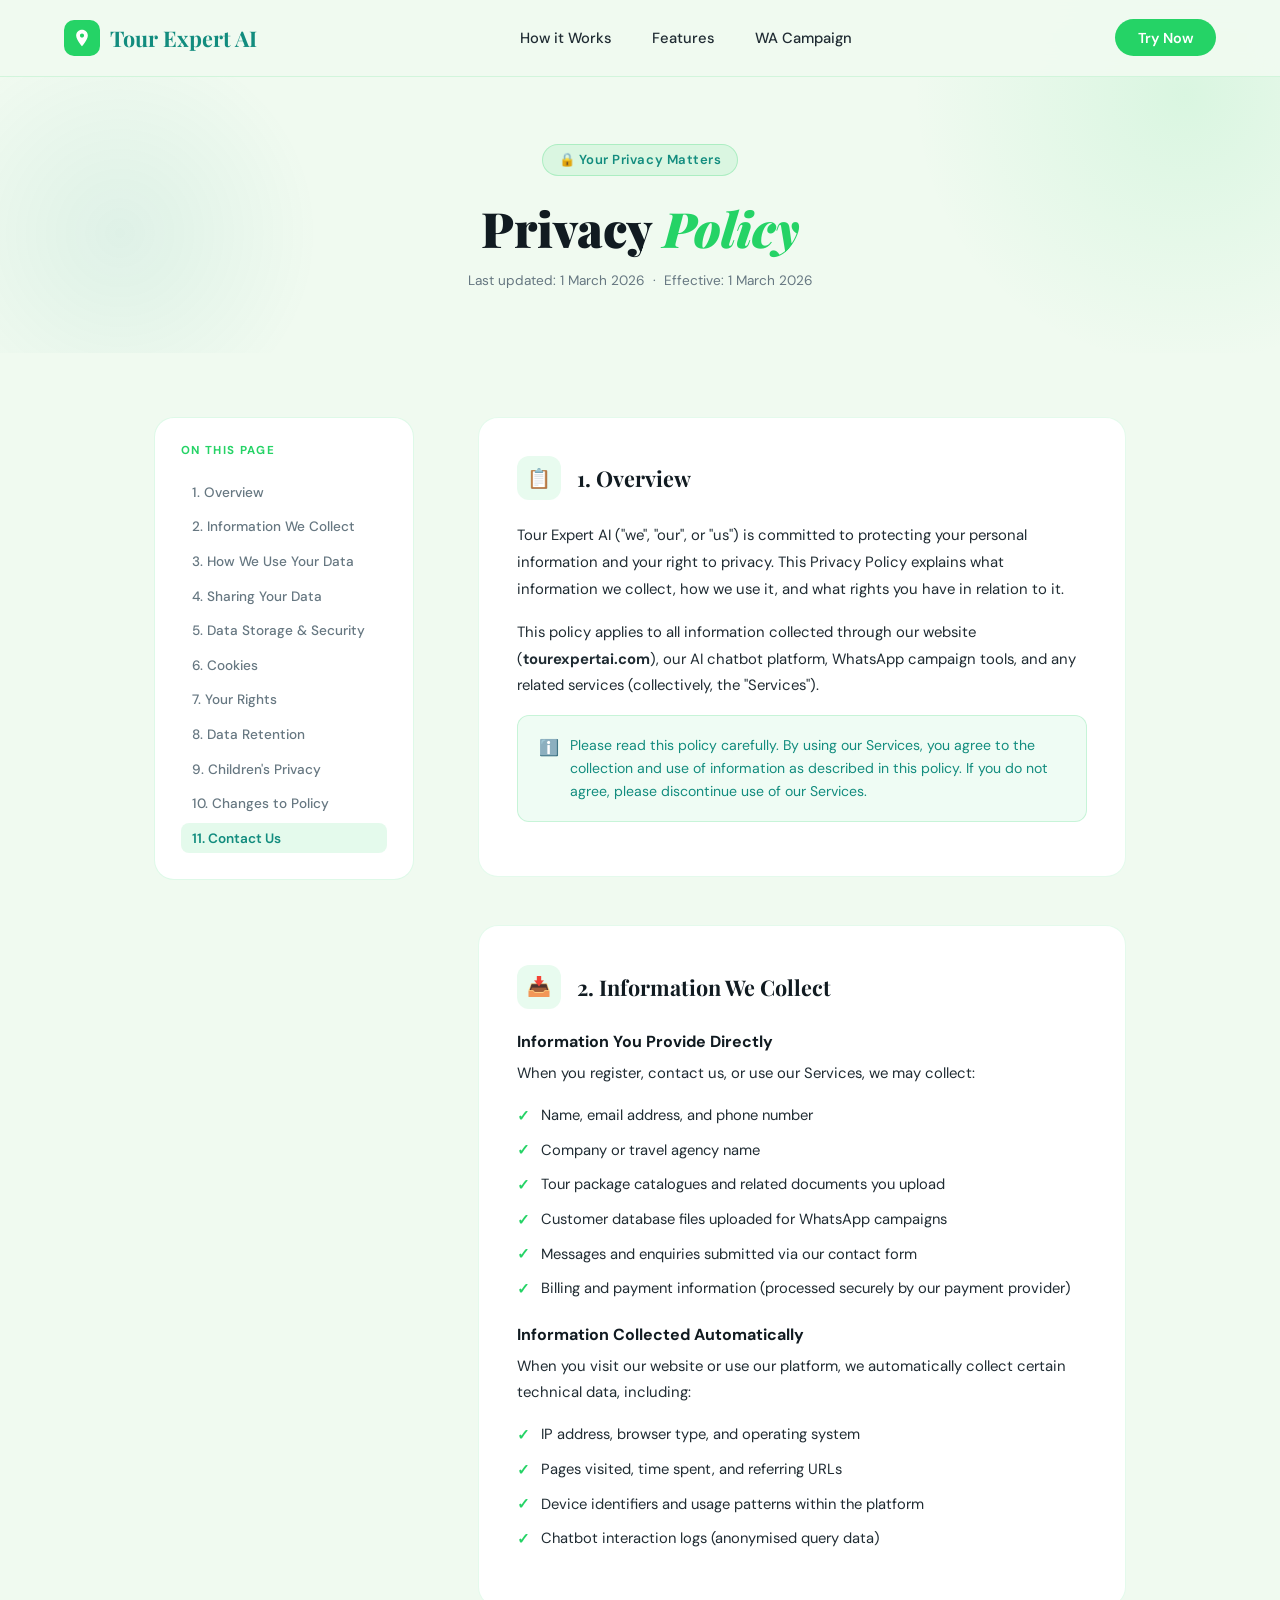
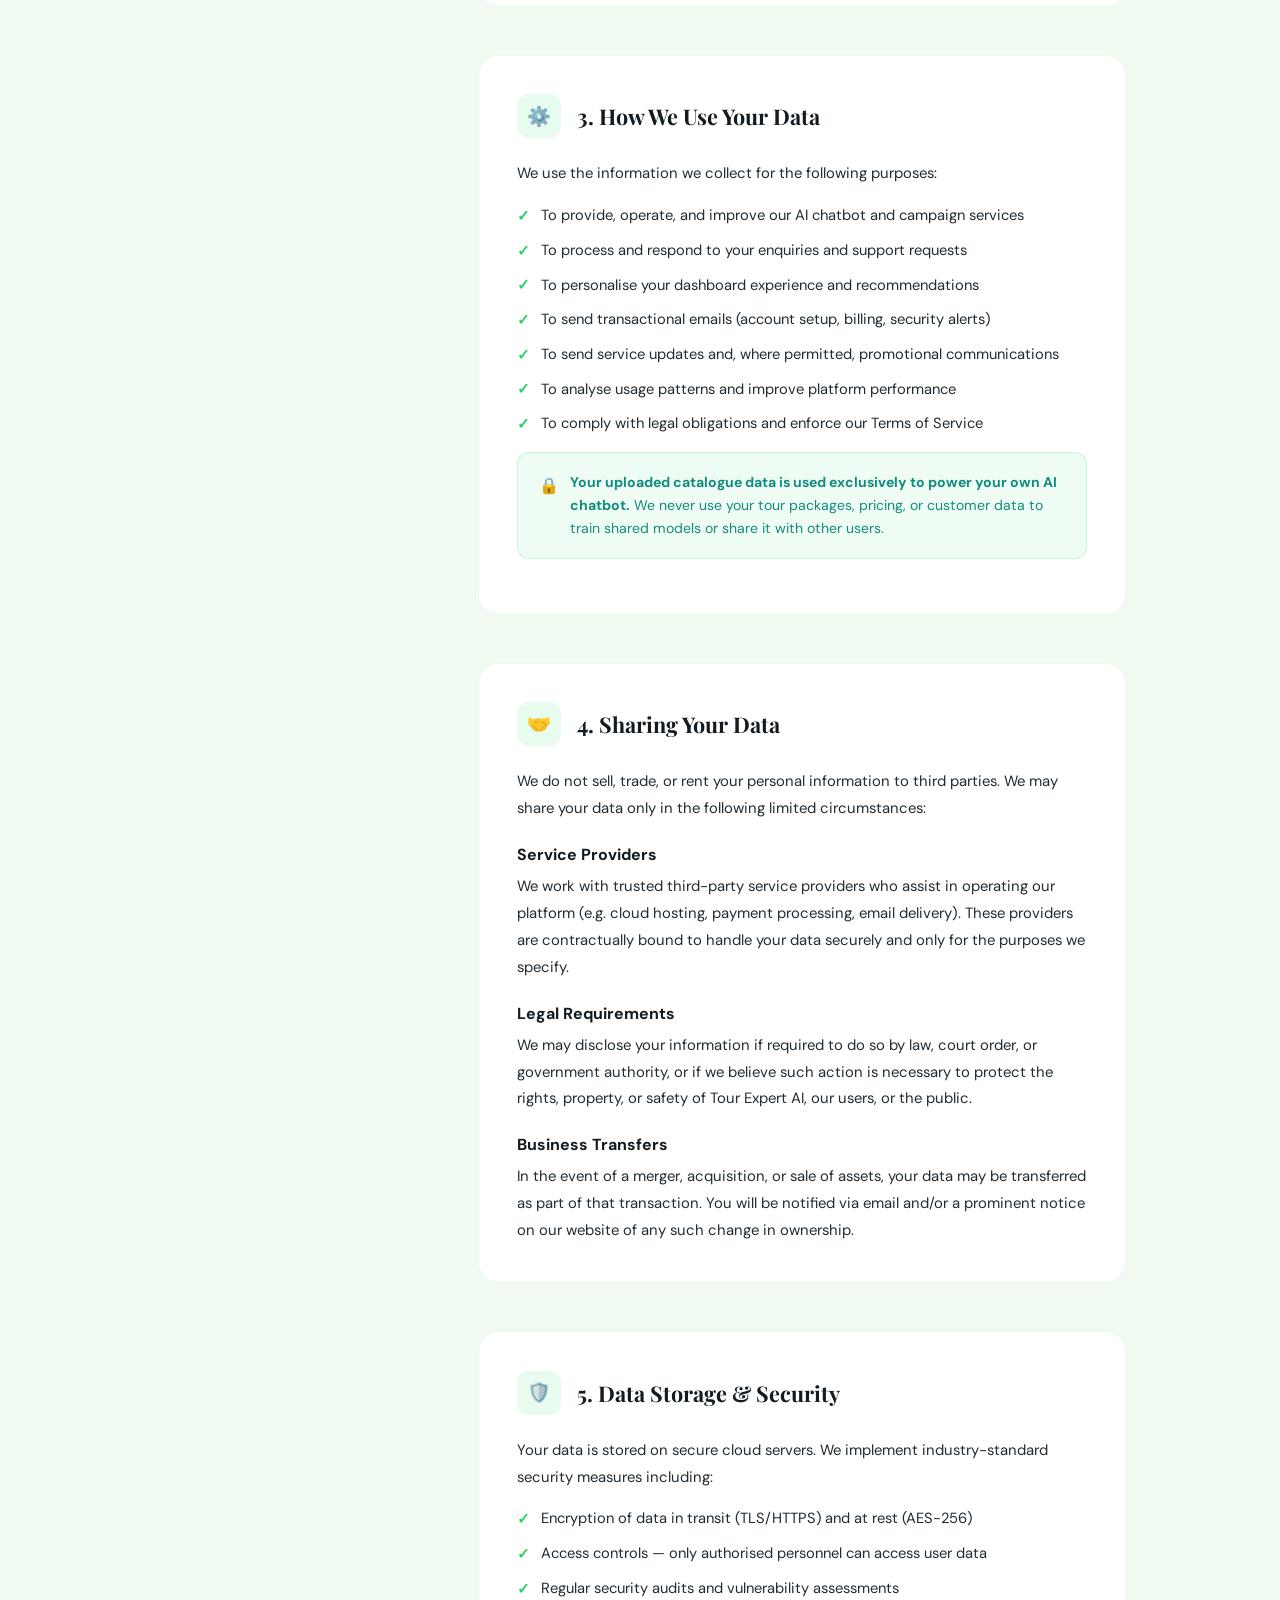
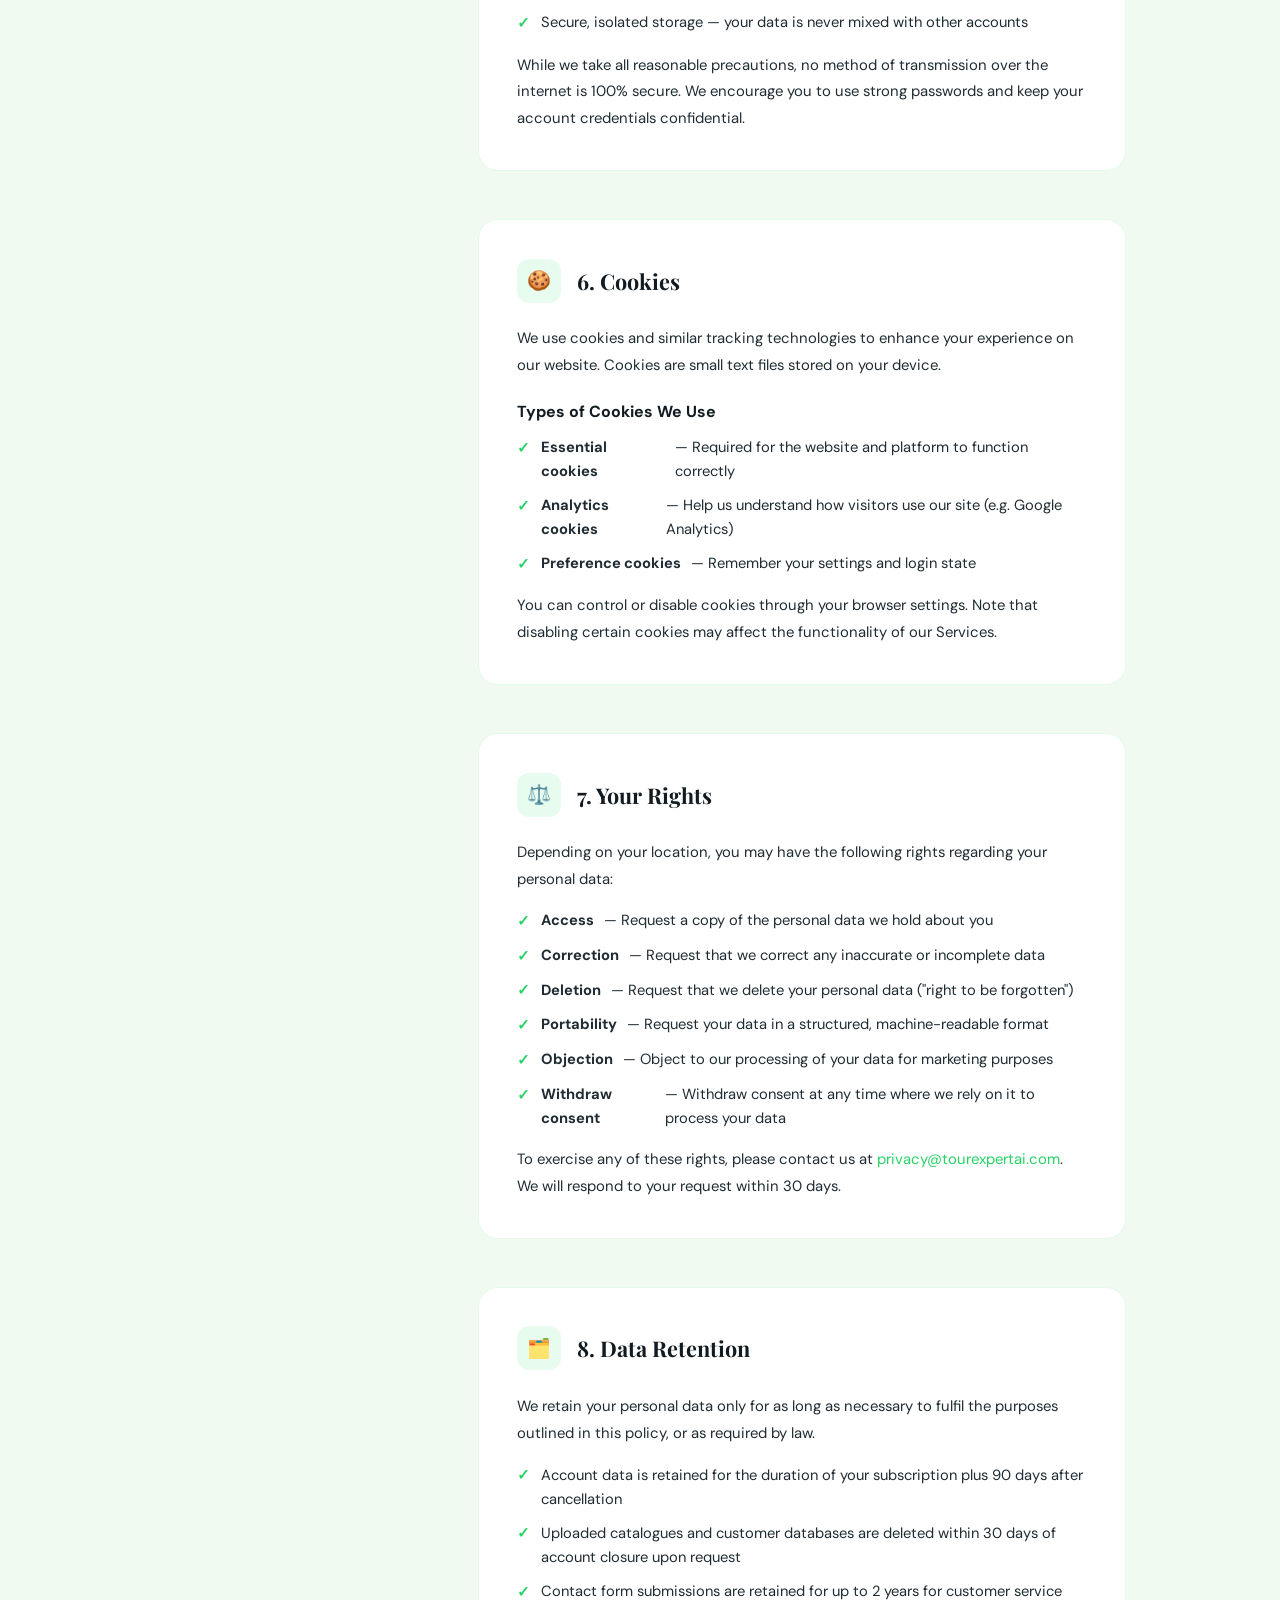
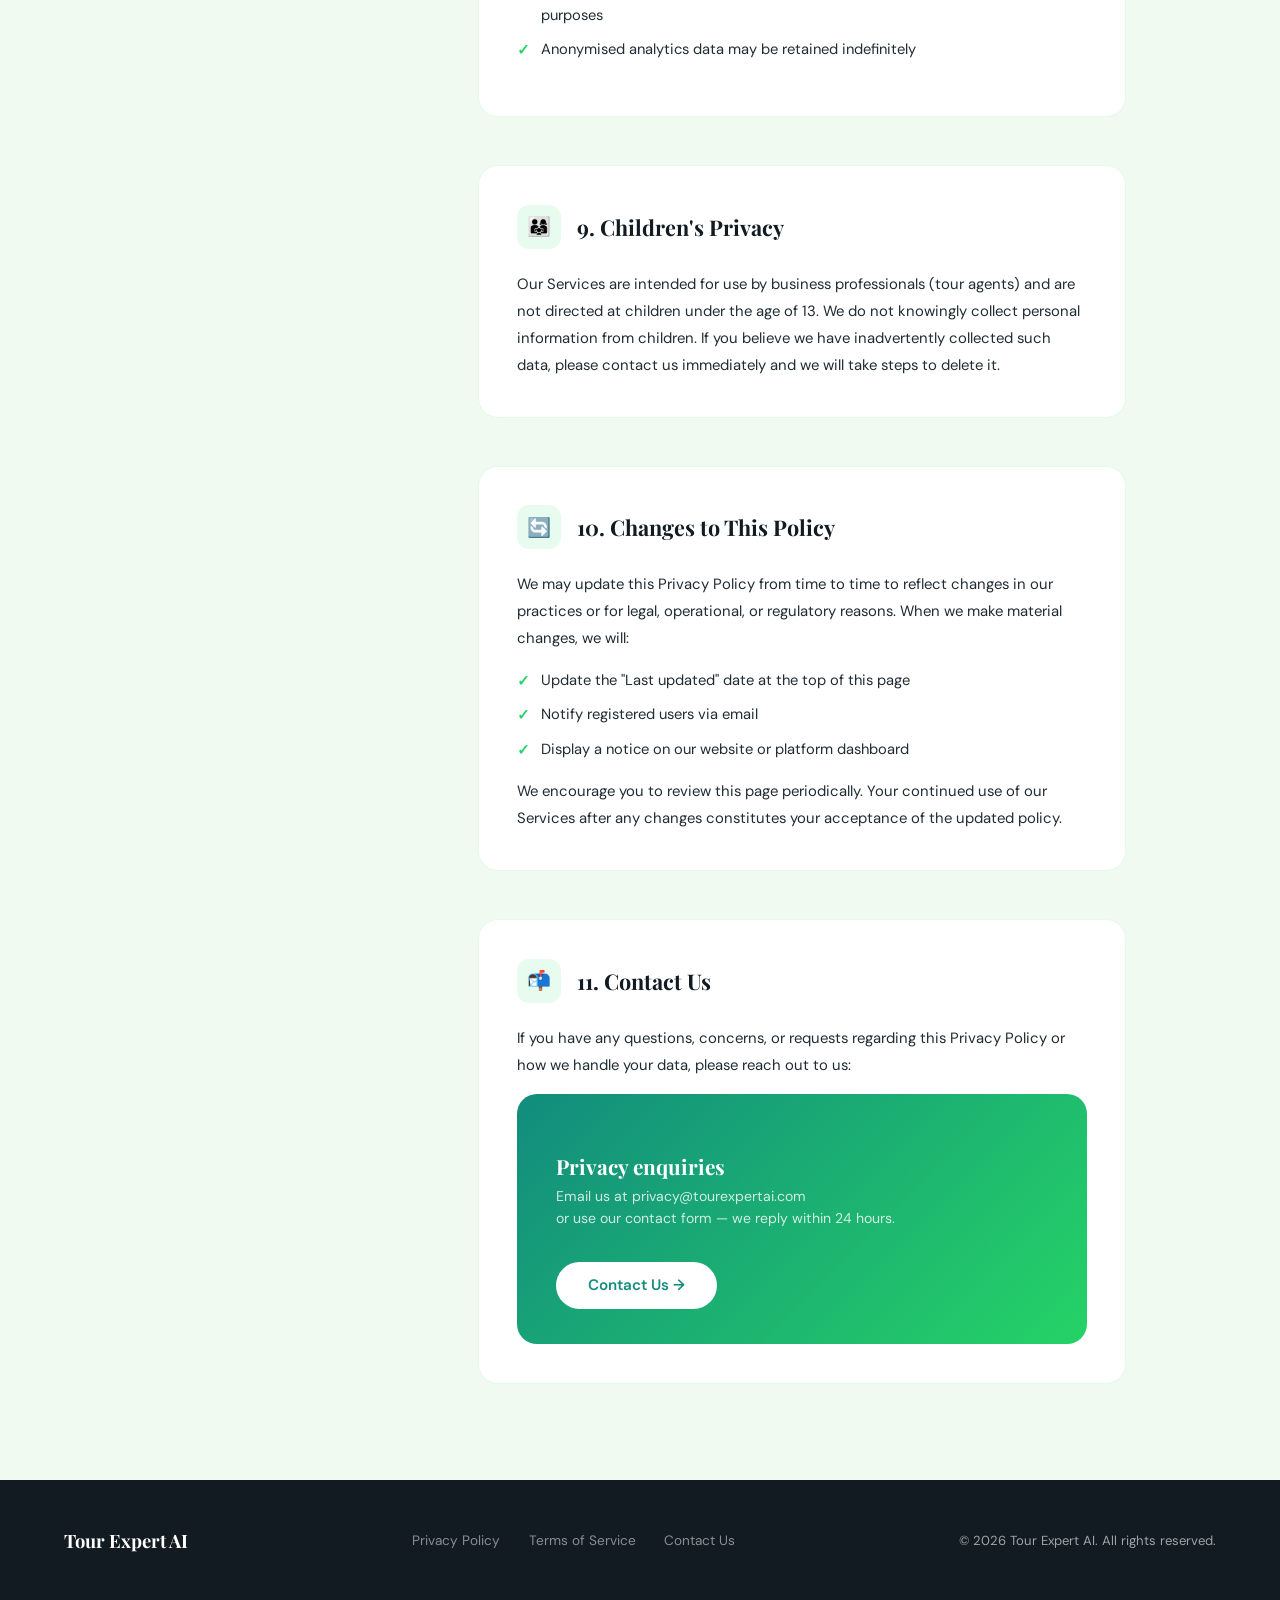
<file: privacy-policy.html>
<!DOCTYPE html>
<html lang="en">
<head>
  <meta charset="UTF-8" />
  <meta name="viewport" content="width=device-width, initial-scale=1.0"/>
  <title>Privacy Policy – Tour Expert AI</title>

  <meta name="description" content="Tour Expert AI Privacy Policy — learn how we collect, use, and protect your data."/>
  <meta name="robots" content="index, follow"/>
  <link rel="canonical" href="https://www.tourexpertai.com/privacy-policy"/>

  <!-- Favicon -->
  <link rel="icon" type="image/svg+xml" href="data:image/svg+xml,%3Csvg xmlns='http://www.w3.org/2000/svg' viewBox='0 0 64 64'%3E%3Crect width='64' height='64' rx='14' fill='%2325D366'/%3E%3Cpath d='M32 10C22.06 10 14 18.06 14 28c0 13.25 18 34 18 34s18-20.75 18-34c0-9.94-8.06-18-18-18zm0 24.5c-3.59 0-6.5-2.91-6.5-6.5s2.91-6.5 6.5-6.5 6.5 2.91 6.5 6.5-2.91 6.5-6.5 6.5z' fill='white'/%3E%3C/svg%3E"/>

  <!-- Fonts -->
  <link href="https://fonts.googleapis.com/css2?family=Playfair+Display:ital,wght@0,400;0,700;0,900;1,400&family=DM+Sans:wght@300;400;500;600&display=swap" rel="stylesheet"/>

  <!-- Main Stylesheet -->
  <link rel="stylesheet" href="tour-expert-ai.css"/>

  <style>
    /* ── PRIVACY PAGE STYLES ── */

    .privacy-hero {
      padding: 9rem 5% 4rem;
      background: var(--sand-light);
      position: relative;
      overflow: hidden;
      text-align: center;
    }
    .privacy-hero::before {
      content: '';
      position: absolute; top: -180px; right: -180px;
      width: 550px; height: 550px;
      background: radial-gradient(circle, rgba(37,211,102,0.11) 0%, transparent 70%);
      pointer-events: none;
    }
    .privacy-hero::after {
      content: '';
      position: absolute; bottom: -80px; left: -80px;
      width: 400px; height: 400px;
      background: radial-gradient(circle, rgba(18,140,126,0.08) 0%, transparent 70%);
      pointer-events: none;
    }
    .privacy-hero .hero-badge {
      display: inline-flex; align-items: center; gap: 0.5rem;
      background: rgba(37,211,102,0.1); border: 1px solid rgba(37,211,102,0.25);
      color: var(--teal-dark); padding: 0.4rem 1rem; border-radius: 50px;
      font-size: 0.82rem; font-weight: 600; letter-spacing: 0.04em;
      margin-bottom: 1.5rem;
      animation: fadeUp 0.8s 0.2s ease both;
    }
    .privacy-hero h1 {
      font-family: 'Playfair Display', serif;
      font-size: clamp(2.2rem, 3.8vw, 3.2rem);
      font-weight: 900; line-height: 1.15; color: var(--ink);
      margin-bottom: 1rem;
      animation: fadeUp 0.8s 0.35s ease both;
    }
    .privacy-hero h1 em { font-style: italic; color: var(--teal); }
    .privacy-meta {
      font-size: 0.85rem; color: var(--muted);
      animation: fadeUp 0.8s 0.5s ease both;
    }

    /* ── LAYOUT ── */
    .privacy-layout {
      max-width: 1100px; margin: 0 auto;
      display: grid; grid-template-columns: 260px 1fr;
      gap: 4rem; padding: 4rem 5% 6rem;
      align-items: start;
    }

    /* ── SIDEBAR TOC ── */
    .privacy-toc {
      position: sticky; top: 100px;
      background: white;
      border: 1px solid rgba(37,211,102,0.15);
      border-radius: 20px; padding: 1.6rem;
    }
    .toc-title {
      font-size: 0.72rem; font-weight: 700; letter-spacing: 0.12em;
      text-transform: uppercase; color: var(--teal);
      margin-bottom: 1.2rem;
    }
    .toc-list { list-style: none; display: flex; flex-direction: column; gap: 0.3rem; }
    .toc-list a {
      display: block; font-size: 0.85rem; color: var(--muted);
      text-decoration: none; padding: 0.4rem 0.7rem;
      border-radius: 8px; transition: background 0.15s, color 0.15s;
      font-weight: 500;
    }
    .toc-list a:hover { background: rgba(37,211,102,0.08); color: var(--teal-dark); }
    .toc-list a.active { background: rgba(37,211,102,0.12); color: var(--teal-dark); font-weight: 600; }

    /* ── CONTENT ── */
    .privacy-content { display: flex; flex-direction: column; gap: 3rem; }

    .privacy-section {
      background: white;
      border: 1px solid rgba(37,211,102,0.12);
      border-radius: 20px; padding: 2.4rem;
      scroll-margin-top: 100px;
      animation: fadeUp 0.6s ease both;
    }

    .privacy-section-header {
      display: flex; align-items: center; gap: 1rem; margin-bottom: 1.4rem;
    }
    .privacy-section-icon {
      width: 44px; height: 44px; border-radius: 12px;
      background: rgba(37,211,102,0.1);
      display: flex; align-items: center; justify-content: center;
      font-size: 1.2rem; flex-shrink: 0;
    }
    .privacy-section h2 {
      font-family: 'Playfair Display', serif;
      font-size: 1.35rem; font-weight: 700; color: var(--ink);
    }

    .privacy-section p {
      font-size: 0.93rem; color: var(--ink-soft);
      line-height: 1.8; margin-bottom: 1rem;
    }
    .privacy-section p:last-child { margin-bottom: 0; }

    .privacy-section ul {
      list-style: none; display: flex; flex-direction: column;
      gap: 0.6rem; margin: 0.8rem 0 1rem;
    }
    .privacy-section ul li {
      display: flex; align-items: flex-start; gap: 0.65rem;
      font-size: 0.92rem; color: var(--ink-soft); line-height: 1.65;
    }
    .privacy-section ul li::before {
      content: '✓'; color: var(--teal); font-weight: 700;
      flex-shrink: 0; margin-top: 0.05rem;
    }

    .privacy-section h3 {
      font-size: 1rem; font-weight: 700; color: var(--ink);
      margin: 1.4rem 0 0.5rem;
    }

    .highlight-box {
      background: rgba(37,211,102,0.07);
      border: 1px solid rgba(37,211,102,0.2);
      border-radius: 12px; padding: 1.1rem 1.3rem;
      font-size: 0.88rem; color: var(--teal-dark);
      line-height: 1.65; margin: 1rem 0;
      display: flex; gap: 0.7rem; align-items: flex-start;
    }
    .highlight-box-icon { font-size: 1rem; flex-shrink: 0; margin-top: 0.1rem; }

    .contact-strip {
      background: linear-gradient(135deg, var(--teal-dark), var(--teal));
      border-radius: 20px; padding: 2.2rem 2.4rem;
      display: flex; align-items: center; justify-content: space-between;
      gap: 2rem; flex-wrap: wrap;
    }
    .contact-strip-text h3 {
      font-family: 'Playfair Display', serif;
      font-size: 1.3rem; font-weight: 700; color: white; margin-bottom: 0.3rem;
    }
    .contact-strip-text p { font-size: 0.88rem; color: rgba(255,255,255,0.8); line-height: 1.6; }
    .contact-strip .btn-primary {
      background: white; color: var(--teal-dark);
      box-shadow: none; white-space: nowrap;
    }
    .contact-strip .btn-primary:hover { background: var(--sand-light); transform: translateY(-2px); }

    /* ── RESPONSIVE ── */
    @media (max-width: 900px) {
      .privacy-layout {
        grid-template-columns: 1fr;
        gap: 2rem; padding: 2.5rem 5% 5rem;
      }
      .privacy-toc { position: static; }
    }
  </style>
</head>
<body>

<!-- NAV -->
<nav>
  <a href="index.html" class="nav-logo">
    <div class="logo-icon">
      <svg viewBox="0 0 24 24"><path d="M12 2C8.13 2 5 5.13 5 9c0 5.25 7 13 7 13s7-7.75 7-13c0-3.87-3.13-7-7-7zm0 9.5c-1.38 0-2.5-1.12-2.5-2.5s1.12-2.5 2.5-2.5 2.5 1.12 2.5 2.5-1.12 2.5-2.5 2.5z"/></svg>
    </div>
    Tour Expert AI
  </a>
  <ul class="nav-links">
    <li><a href="index.html#how">How it Works</a></li>
    <li><a href="index.html#features">Features</a></li>
    <li><a href="index.html#campaign">WA Campaign</a></li>
  </ul>
  <a href="index.html#cta" class="nav-cta">Try Now</a>
</nav>

<!-- HERO -->
<section class="privacy-hero">
  <div class="hero-badge">🔒 Your Privacy Matters</div>
  <h1>Privacy <em>Policy</em></h1>
  <p class="privacy-meta">Last updated: 1 March 2026 &nbsp;·&nbsp; Effective: 1 March 2026</p>
</section>

<!-- MAIN LAYOUT -->
<div class="privacy-layout">

  <!-- SIDEBAR TOC -->
  <aside class="privacy-toc">
    <div class="toc-title">On This Page</div>
    <ul class="toc-list">
      <li><a href="#overview" class="active">1. Overview</a></li>
      <li><a href="#information">2. Information We Collect</a></li>
      <li><a href="#use">3. How We Use Your Data</a></li>
      <li><a href="#sharing">4. Sharing Your Data</a></li>
      <li><a href="#storage">5. Data Storage & Security</a></li>
      <li><a href="#cookies">6. Cookies</a></li>
      <li><a href="#rights">7. Your Rights</a></li>
      <li><a href="#retention">8. Data Retention</a></li>
      <li><a href="#children">9. Children's Privacy</a></li>
      <li><a href="#changes">10. Changes to Policy</a></li>
      <li><a href="#contact">11. Contact Us</a></li>
    </ul>
  </aside>

  <!-- CONTENT -->
  <main class="privacy-content">

    <div class="privacy-section" id="overview">
      <div class="privacy-section-header">
        <div class="privacy-section-icon">📋</div>
        <h2>1. Overview</h2>
      </div>
      <p>Tour Expert AI ("we", "our", or "us") is committed to protecting your personal information and your right to privacy. This Privacy Policy explains what information we collect, how we use it, and what rights you have in relation to it.</p>
      <p>This policy applies to all information collected through our website (<strong>tourexpertai.com</strong>), our AI chatbot platform, WhatsApp campaign tools, and any related services (collectively, the "Services").</p>
      <div class="highlight-box">
        <span class="highlight-box-icon">ℹ️</span>
        <span>Please read this policy carefully. By using our Services, you agree to the collection and use of information as described in this policy. If you do not agree, please discontinue use of our Services.</span>
      </div>
    </div>

    <div class="privacy-section" id="information">
      <div class="privacy-section-header">
        <div class="privacy-section-icon">📥</div>
        <h2>2. Information We Collect</h2>
      </div>

      <h3>Information You Provide Directly</h3>
      <p>When you register, contact us, or use our Services, we may collect:</p>
      <ul>
        <li>Name, email address, and phone number</li>
        <li>Company or travel agency name</li>
        <li>Tour package catalogues and related documents you upload</li>
        <li>Customer database files uploaded for WhatsApp campaigns</li>
        <li>Messages and enquiries submitted via our contact form</li>
        <li>Billing and payment information (processed securely by our payment provider)</li>
      </ul>

      <h3>Information Collected Automatically</h3>
      <p>When you visit our website or use our platform, we automatically collect certain technical data, including:</p>
      <ul>
        <li>IP address, browser type, and operating system</li>
        <li>Pages visited, time spent, and referring URLs</li>
        <li>Device identifiers and usage patterns within the platform</li>
        <li>Chatbot interaction logs (anonymised query data)</li>
      </ul>
    </div>

    <div class="privacy-section" id="use">
      <div class="privacy-section-header">
        <div class="privacy-section-icon">⚙️</div>
        <h2>3. How We Use Your Data</h2>
      </div>
      <p>We use the information we collect for the following purposes:</p>
      <ul>
        <li>To provide, operate, and improve our AI chatbot and campaign services</li>
        <li>To process and respond to your enquiries and support requests</li>
        <li>To personalise your dashboard experience and recommendations</li>
        <li>To send transactional emails (account setup, billing, security alerts)</li>
        <li>To send service updates and, where permitted, promotional communications</li>
        <li>To analyse usage patterns and improve platform performance</li>
        <li>To comply with legal obligations and enforce our Terms of Service</li>
      </ul>
      <div class="highlight-box">
        <span class="highlight-box-icon">🔒</span>
        <span><strong>Your uploaded catalogue data is used exclusively to power your own AI chatbot.</strong> We never use your tour packages, pricing, or customer data to train shared models or share it with other users.</span>
      </div>
    </div>

    <div class="privacy-section" id="sharing">
      <div class="privacy-section-header">
        <div class="privacy-section-icon">🤝</div>
        <h2>4. Sharing Your Data</h2>
      </div>
      <p>We do not sell, trade, or rent your personal information to third parties. We may share your data only in the following limited circumstances:</p>

      <h3>Service Providers</h3>
      <p>We work with trusted third-party service providers who assist in operating our platform (e.g. cloud hosting, payment processing, email delivery). These providers are contractually bound to handle your data securely and only for the purposes we specify.</p>

      <h3>Legal Requirements</h3>
      <p>We may disclose your information if required to do so by law, court order, or government authority, or if we believe such action is necessary to protect the rights, property, or safety of Tour Expert AI, our users, or the public.</p>

      <h3>Business Transfers</h3>
      <p>In the event of a merger, acquisition, or sale of assets, your data may be transferred as part of that transaction. You will be notified via email and/or a prominent notice on our website of any such change in ownership.</p>
    </div>

    <div class="privacy-section" id="storage">
      <div class="privacy-section-header">
        <div class="privacy-section-icon">🛡️</div>
        <h2>5. Data Storage & Security</h2>
      </div>
      <p>Your data is stored on secure cloud servers. We implement industry-standard security measures including:</p>
      <ul>
        <li>Encryption of data in transit (TLS/HTTPS) and at rest (AES-256)</li>
        <li>Access controls — only authorised personnel can access user data</li>
        <li>Regular security audits and vulnerability assessments</li>
        <li>Secure, isolated storage — your data is never mixed with other accounts</li>
      </ul>
      <p>While we take all reasonable precautions, no method of transmission over the internet is 100% secure. We encourage you to use strong passwords and keep your account credentials confidential.</p>
    </div>

    <div class="privacy-section" id="cookies">
      <div class="privacy-section-header">
        <div class="privacy-section-icon">🍪</div>
        <h2>6. Cookies</h2>
      </div>
      <p>We use cookies and similar tracking technologies to enhance your experience on our website. Cookies are small text files stored on your device.</p>

      <h3>Types of Cookies We Use</h3>
      <ul>
        <li><strong>Essential cookies</strong> — Required for the website and platform to function correctly</li>
        <li><strong>Analytics cookies</strong> — Help us understand how visitors use our site (e.g. Google Analytics)</li>
        <li><strong>Preference cookies</strong> — Remember your settings and login state</li>
      </ul>
      <p>You can control or disable cookies through your browser settings. Note that disabling certain cookies may affect the functionality of our Services.</p>
    </div>

    <div class="privacy-section" id="rights">
      <div class="privacy-section-header">
        <div class="privacy-section-icon">⚖️</div>
        <h2>7. Your Rights</h2>
      </div>
      <p>Depending on your location, you may have the following rights regarding your personal data:</p>
      <ul>
        <li><strong>Access</strong> — Request a copy of the personal data we hold about you</li>
        <li><strong>Correction</strong> — Request that we correct any inaccurate or incomplete data</li>
        <li><strong>Deletion</strong> — Request that we delete your personal data ("right to be forgotten")</li>
        <li><strong>Portability</strong> — Request your data in a structured, machine-readable format</li>
        <li><strong>Objection</strong> — Object to our processing of your data for marketing purposes</li>
        <li><strong>Withdraw consent</strong> — Withdraw consent at any time where we rely on it to process your data</li>
      </ul>
      <p>To exercise any of these rights, please contact us at <a href="mailto:privacy@tourexpertai.com" style="color: var(--teal); text-decoration: none;">privacy@tourexpertai.com</a>. We will respond to your request within 30 days.</p>
    </div>

    <div class="privacy-section" id="retention">
      <div class="privacy-section-header">
        <div class="privacy-section-icon">🗂️</div>
        <h2>8. Data Retention</h2>
      </div>
      <p>We retain your personal data only for as long as necessary to fulfil the purposes outlined in this policy, or as required by law.</p>
      <ul>
        <li>Account data is retained for the duration of your subscription plus 90 days after cancellation</li>
        <li>Uploaded catalogues and customer databases are deleted within 30 days of account closure upon request</li>
        <li>Contact form submissions are retained for up to 2 years for customer service purposes</li>
        <li>Anonymised analytics data may be retained indefinitely</li>
      </ul>
    </div>

    <div class="privacy-section" id="children">
      <div class="privacy-section-header">
        <div class="privacy-section-icon">👨‍👩‍👧</div>
        <h2>9. Children's Privacy</h2>
      </div>
      <p>Our Services are intended for use by business professionals (tour agents) and are not directed at children under the age of 13. We do not knowingly collect personal information from children. If you believe we have inadvertently collected such data, please contact us immediately and we will take steps to delete it.</p>
    </div>

    <div class="privacy-section" id="changes">
      <div class="privacy-section-header">
        <div class="privacy-section-icon">🔄</div>
        <h2>10. Changes to This Policy</h2>
      </div>
      <p>We may update this Privacy Policy from time to time to reflect changes in our practices or for legal, operational, or regulatory reasons. When we make material changes, we will:</p>
      <ul>
        <li>Update the "Last updated" date at the top of this page</li>
        <li>Notify registered users via email</li>
        <li>Display a notice on our website or platform dashboard</li>
      </ul>
      <p>We encourage you to review this page periodically. Your continued use of our Services after any changes constitutes your acceptance of the updated policy.</p>
    </div>

    <div class="privacy-section" id="contact">
      <div class="privacy-section-header">
        <div class="privacy-section-icon">📬</div>
        <h2>11. Contact Us</h2>
      </div>
      <p>If you have any questions, concerns, or requests regarding this Privacy Policy or how we handle your data, please reach out to us:</p>
      <div class="contact-strip">
        <div class="contact-strip-text">
          <h3>Privacy enquiries</h3>
          <p>Email us at privacy@tourexpertai.com<br/>or use our contact form — we reply within 24 hours.</p>
        </div>
        <a href="contact.html" class="btn-primary">Contact Us →</a>
      </div>
    </div>

  </main>
</div>

<!-- FOOTER -->
<footer>
  <div class="footer-logo">Tour Expert AI</div>
  <div class="footer-links">
    <a href="privacy-policy.html">Privacy Policy</a>
    <a href="terms-of-service.html">Terms of Service</a>
    <a href="contact.html">Contact Us</a>
    <!--<a href="#">Support</a>-->
  </div>
  <div class="footer-copy">© 2026 Tour Expert AI. All rights reserved.</div>
</footer>

<script>
  // Highlight active TOC item on scroll
  const sections = document.querySelectorAll('.privacy-section');
  const tocLinks = document.querySelectorAll('.toc-list a');

  const observer = new IntersectionObserver((entries) => {
    entries.forEach(entry => {
      if (entry.isIntersecting) {
        tocLinks.forEach(link => link.classList.remove('active'));
        const id = entry.target.getAttribute('id');
        const active = document.querySelector(`.toc-list a[href="#${id}"]`);
        if (active) active.classList.add('active');
      }
    });
  }, { rootMargin: '-30% 0px -60% 0px' });

  sections.forEach(s => observer.observe(s));
</script>

</body>
</html>
</file>
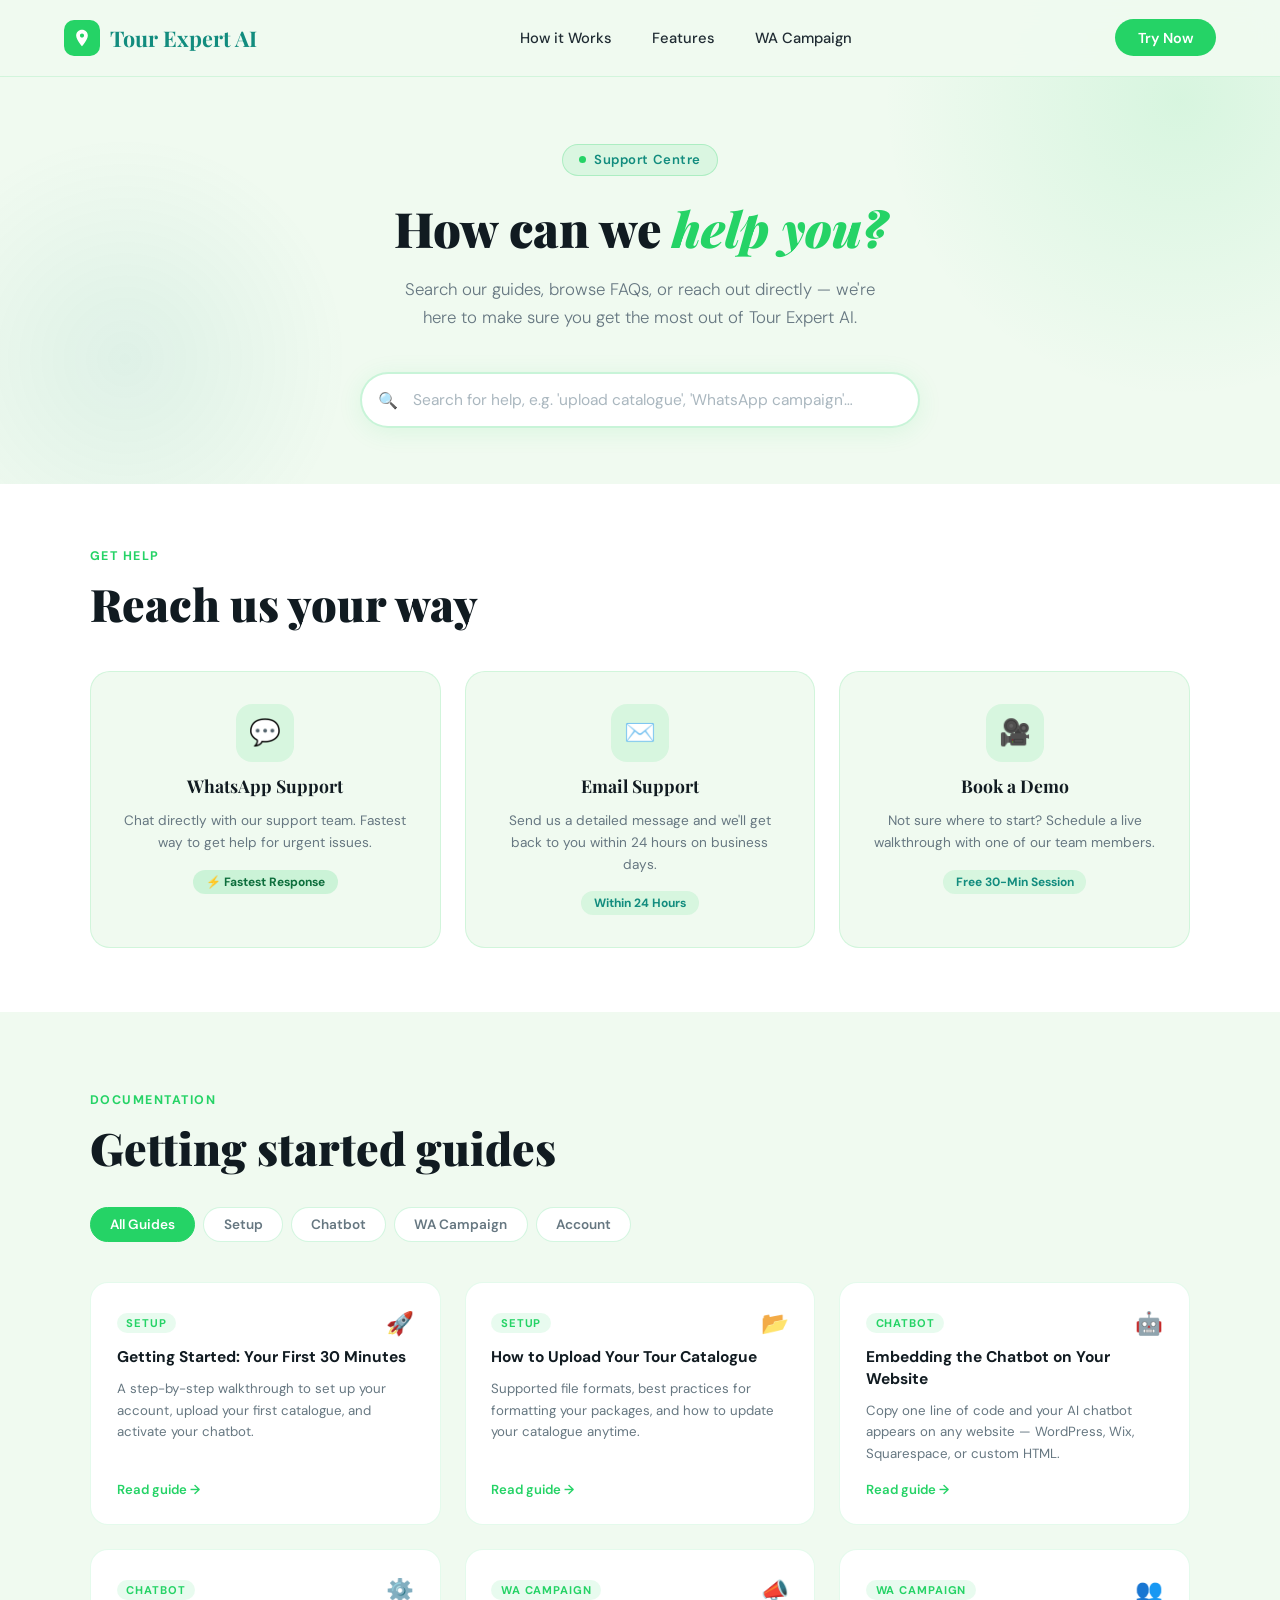
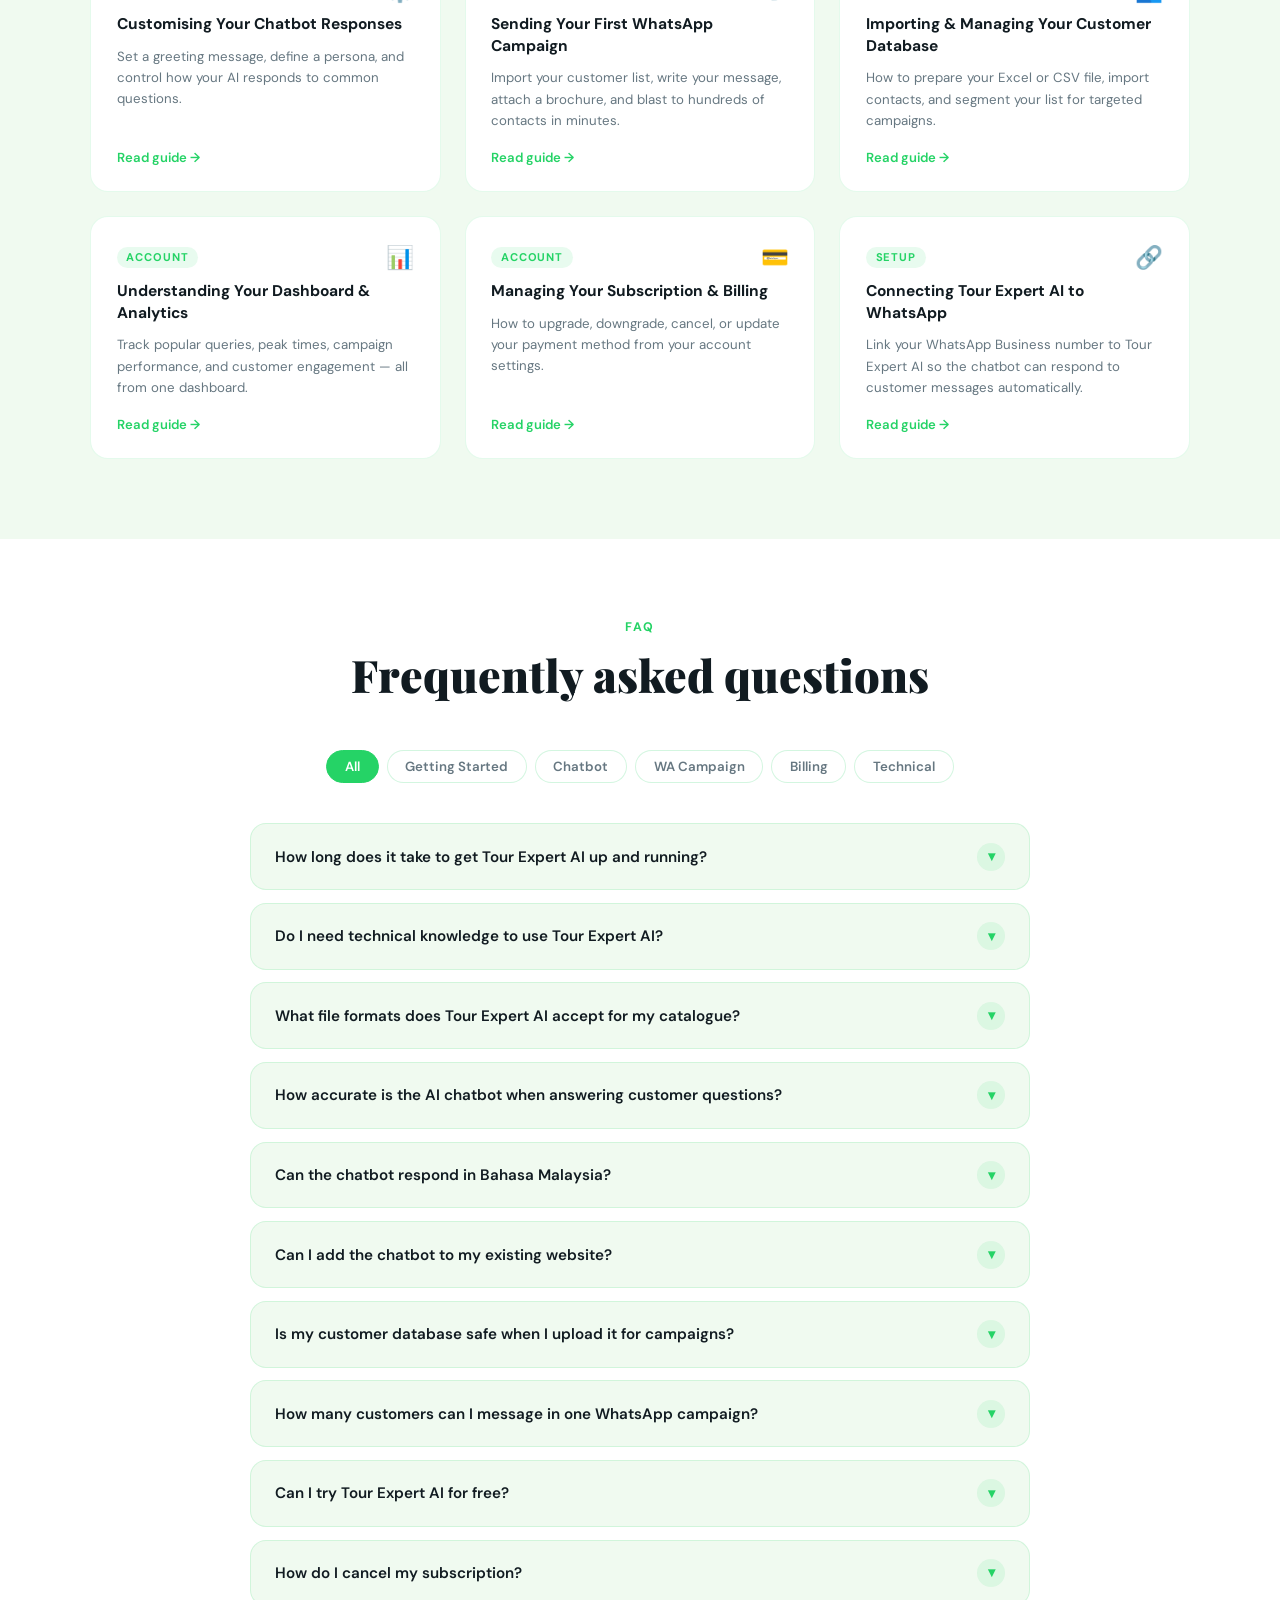
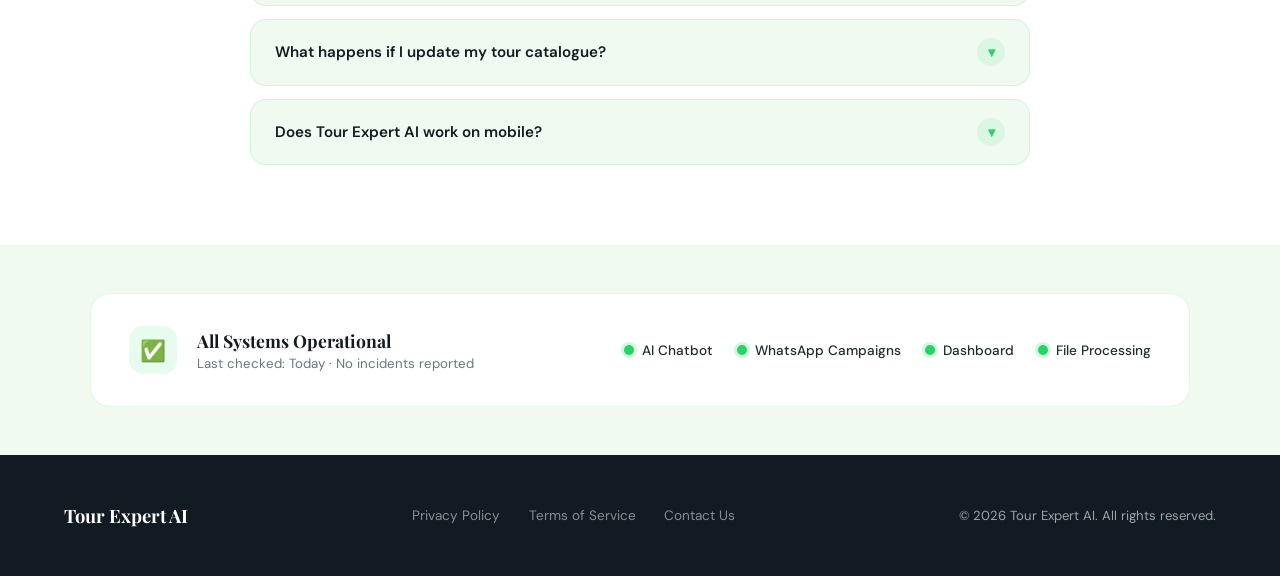
<file: support.html>
<!DOCTYPE html>
<html lang="en">
<head>
  <meta charset="UTF-8" />
  <meta name="viewport" content="width=device-width, initial-scale=1.0"/>
  <title>Support – Tour Expert AI</title>

  <meta name="description" content="Tour Expert AI Support Centre — find answers, guides, and get help from our team."/>
  <meta name="robots" content="index, follow"/>
  <link rel="canonical" href="https://www.tourexpertai.com/support"/>

  <!-- Favicon -->
  <link rel="icon" type="image/svg+xml" href="data:image/svg+xml,%3Csvg xmlns='http://www.w3.org/2000/svg' viewBox='0 0 64 64'%3E%3Crect width='64' height='64' rx='14' fill='%2325D366'/%3E%3Cpath d='M32 10C22.06 10 14 18.06 14 28c0 13.25 18 34 18 34s18-20.75 18-34c0-9.94-8.06-18-18-18zm0 24.5c-3.59 0-6.5-2.91-6.5-6.5s2.91-6.5 6.5-6.5 6.5 2.91 6.5 6.5-2.91 6.5-6.5 6.5z' fill='white'/%3E%3C/svg%3E"/>

  <!-- Fonts -->
  <link href="https://fonts.googleapis.com/css2?family=Playfair+Display:ital,wght@0,400;0,700;0,900;1,400&family=DM+Sans:wght@300;400;500;600&display=swap" rel="stylesheet"/>

  <!-- Main Stylesheet -->
  <link rel="stylesheet" href="tour-expert-ai.css"/>

  <style>

    /* ── SUPPORT HERO ── */
    .support-hero {
      padding: 9rem 5% 3.5rem;
      background: var(--sand-light);
      position: relative; overflow: hidden;
      text-align: center;
    }
    .support-hero::before {
      content: '';
      position: absolute; top: -200px; right: -200px;
      width: 600px; height: 600px;
      background: radial-gradient(circle, rgba(37,211,102,0.12) 0%, transparent 70%);
      pointer-events: none;
    }
    .support-hero::after {
      content: '';
      position: absolute; bottom: -100px; left: -100px;
      width: 450px; height: 450px;
      background: radial-gradient(circle, rgba(18,140,126,0.08) 0%, transparent 70%);
      pointer-events: none;
    }
    .support-hero .hero-badge {
      display: inline-flex; align-items: center; gap: 0.5rem;
      background: rgba(37,211,102,0.1); border: 1px solid rgba(37,211,102,0.25);
      color: var(--teal-dark); padding: 0.4rem 1rem; border-radius: 50px;
      font-size: 0.82rem; font-weight: 600; letter-spacing: 0.04em;
      margin-bottom: 1.5rem;
      animation: fadeUp 0.8s 0.2s ease both;
    }
    .support-hero .hero-badge .dot {
      width: 7px; height: 7px; background: var(--teal);
      border-radius: 50%; animation: pulse 2s infinite;
    }
    .support-hero h1 {
      font-family: 'Playfair Display', serif;
      font-size: clamp(2.2rem, 3.8vw, 3.2rem);
      font-weight: 900; line-height: 1.15; color: var(--ink);
      margin-bottom: 1.2rem;
      animation: fadeUp 0.8s 0.35s ease both;
    }
    .support-hero h1 em { font-style: italic; color: var(--teal); }
    .support-hero p {
      font-size: 1.05rem; color: var(--muted);
      max-width: 480px; margin: 0 auto 2.5rem;
      line-height: 1.7; font-weight: 300;
      animation: fadeUp 0.8s 0.5s ease both;
    }

    /* ── SEARCH BAR ── */
    .search-wrap {
      max-width: 560px; margin: 0 auto;
      position: relative;
      animation: fadeUp 0.8s 0.6s ease both;
    }
    .search-input {
      width: 100%; padding: 1rem 1.3rem 1rem 3.2rem;
      border: 2px solid rgba(37,211,102,0.25);
      border-radius: 50px; background: white;
      font-family: 'DM Sans', sans-serif;
      font-size: 0.97rem; color: var(--ink);
      outline: none;
      box-shadow: 0 4px 24px rgba(37,211,102,0.1);
      transition: border-color 0.2s, box-shadow 0.2s;
    }
    .search-input:focus {
      border-color: var(--teal);
      box-shadow: 0 4px 28px rgba(37,211,102,0.2);
    }
    .search-input::placeholder { color: #aab7bf; }
    .search-icon {
      position: absolute; left: 1.1rem; top: 50%;
      transform: translateY(-50%);
      color: var(--muted); font-size: 1rem; pointer-events: none;
    }
    .search-results {
      display: none; position: absolute; top: calc(100% + 8px);
      left: 0; right: 0;
      background: white; border: 1.5px solid rgba(37,211,102,0.2);
      border-radius: 18px; overflow: hidden;
      box-shadow: 0 16px 48px rgba(0,0,0,0.1);
      z-index: 50;
    }
    .search-result-item {
      padding: 0.85rem 1.3rem;
      display: flex; align-items: center; gap: 0.8rem;
      cursor: pointer; transition: background 0.15s;
      font-size: 0.9rem; color: var(--ink-soft);
      border-bottom: 1px solid rgba(37,211,102,0.07);
      text-decoration: none; display: flex;
    }
    .search-result-item:last-child { border-bottom: none; }
    .search-result-item:hover { background: rgba(37,211,102,0.05); }
    .search-result-icon { font-size: 1rem; flex-shrink: 0; }
    .search-result-label { font-weight: 600; color: var(--ink); font-size: 0.88rem; }
    .search-result-cat { font-size: 0.75rem; color: var(--muted); margin-top: 0.1rem; }
    .search-no-results {
      padding: 1.2rem 1.3rem; font-size: 0.88rem;
      color: var(--muted); text-align: center;
    }

    /* ── CONTACT CHANNELS ── */
    .channels-section {
      background: white; padding: 4rem 5%;
    }
    .channels-inner { max-width: 1100px; margin: 0 auto; }
    .channels-grid {
      display: grid; grid-template-columns: repeat(3, 1fr);
      gap: 1.5rem; margin-top: 2.5rem;
    }
    .channel-card {
      background: var(--sand-light);
      border: 1px solid rgba(37,211,102,0.15);
      border-radius: 20px; padding: 2rem;
      text-align: center; text-decoration: none;
      transition: transform 0.2s, box-shadow 0.2s;
      display: flex; flex-direction: column; align-items: center; gap: 0.8rem;
    }
    .channel-card:hover {
      transform: translateY(-5px);
      box-shadow: 0 14px 40px rgba(37,211,102,0.13);
    }
    .channel-icon {
      width: 58px; height: 58px; border-radius: 16px;
      background: rgba(37,211,102,0.12);
      display: flex; align-items: center; justify-content: center;
      font-size: 1.6rem;
    }
    .channel-title {
      font-family: 'Playfair Display', serif;
      font-size: 1.1rem; font-weight: 700; color: var(--ink);
    }
    .channel-desc {
      font-size: 0.85rem; color: var(--muted);
      line-height: 1.6;
    }
    .channel-badge {
      display: inline-block;
      background: rgba(37,211,102,0.12);
      color: var(--teal-dark); font-size: 0.75rem; font-weight: 700;
      padding: 0.25rem 0.8rem; border-radius: 50px;
      margin-top: 0.2rem;
    }
    .channel-badge.live { background: rgba(37,211,102,0.18); color: #0d6e3c; }

    /* ── GUIDES SECTION ── */
    .guides-section {
      background: var(--sand-light); padding: 5rem 5%;
    }
    .guides-inner { max-width: 1100px; margin: 0 auto; }

    .guides-tabs {
      display: flex; gap: 0.5rem; flex-wrap: wrap;
      margin: 2rem 0 2.5rem;
    }
    .guide-tab {
      padding: 0.5rem 1.2rem; border-radius: 50px;
      font-size: 0.85rem; font-weight: 600; cursor: pointer;
      border: 1.5px solid rgba(37,211,102,0.2);
      background: white; color: var(--muted);
      transition: all 0.2s;
    }
    .guide-tab.active, .guide-tab:hover {
      background: var(--teal); color: white;
      border-color: var(--teal);
    }

    .guides-grid {
      display: grid; grid-template-columns: repeat(3, 1fr); gap: 1.5rem;
    }
    .guide-card {
      background: white; border-radius: 18px; padding: 1.6rem;
      border: 1px solid rgba(37,211,102,0.12);
      text-decoration: none;
      transition: transform 0.2s, box-shadow 0.2s;
      display: flex; flex-direction: column; gap: 0.6rem;
    }
    .guide-card:hover {
      transform: translateY(-4px);
      box-shadow: 0 12px 36px rgba(37,211,102,0.12);
    }
    .guide-card-top {
      display: flex; align-items: center; justify-content: space-between;
    }
    .guide-tag {
      font-size: 0.7rem; font-weight: 700; letter-spacing: 0.08em;
      text-transform: uppercase; color: var(--teal);
      background: rgba(37,211,102,0.1); padding: 0.2rem 0.6rem;
      border-radius: 50px;
    }
    .guide-icon { font-size: 1.4rem; }
    .guide-title {
      font-size: 0.97rem; font-weight: 700; color: var(--ink);
      line-height: 1.4;
    }
    .guide-desc {
      font-size: 0.83rem; color: var(--muted); line-height: 1.6;
    }
    .guide-arrow {
      font-size: 0.82rem; color: var(--teal); font-weight: 600;
      margin-top: auto; padding-top: 0.5rem;
    }

    /* ── FAQ SECTION ── */
    .faq-section {
      background: white; padding: 5rem 5%;
    }
    .faq-inner { max-width: 780px; margin: 0 auto; }
    .faq-header { text-align: center; margin-bottom: 3rem; }

    .faq-cats {
      display: flex; gap: 0.5rem; flex-wrap: wrap;
      justify-content: center; margin-bottom: 2.5rem;
    }
    .faq-cat {
      padding: 0.45rem 1.1rem; border-radius: 50px;
      font-size: 0.83rem; font-weight: 600; cursor: pointer;
      border: 1.5px solid rgba(37,211,102,0.2);
      background: white; color: var(--muted);
      transition: all 0.2s;
    }
    .faq-cat.active, .faq-cat:hover {
      background: var(--teal); color: white; border-color: var(--teal);
    }

    .faq-list { display: flex; flex-direction: column; gap: 0.8rem; }
    .faq-item {
      background: var(--sand-light);
      border: 1px solid rgba(37,211,102,0.15);
      border-radius: 16px; overflow: hidden;
      transition: box-shadow 0.2s;
    }
    .faq-item:hover { box-shadow: 0 4px 20px rgba(37,211,102,0.1); }
    .faq-question {
      width: 100%; background: none; border: none; cursor: pointer;
      display: flex; align-items: center; justify-content: space-between;
      padding: 1.15rem 1.5rem; gap: 1rem;
      font-family: 'DM Sans', sans-serif;
      font-size: 0.95rem; font-weight: 600; color: var(--ink);
      text-align: left;
    }
    .faq-chevron {
      width: 28px; height: 28px; border-radius: 50%;
      background: rgba(37,211,102,0.1);
      display: flex; align-items: center; justify-content: center;
      flex-shrink: 0; transition: background 0.2s, transform 0.25s;
      color: var(--teal); font-size: 0.85rem;
    }
    .faq-item.open .faq-chevron {
      background: var(--teal); color: white; transform: rotate(180deg);
    }
    .faq-answer {
      max-height: 0; overflow: hidden;
      transition: max-height 0.35s ease, padding 0.25s ease;
      font-size: 0.9rem; color: var(--muted); line-height: 1.75;
      padding: 0 1.5rem;
    }
    .faq-item.open .faq-answer {
      max-height: 400px;
      padding: 0 1.5rem 1.3rem;
    }
    .faq-answer a { color: var(--teal); text-decoration: none; }
    .faq-answer a:hover { text-decoration: underline; }

    /* ── STATUS BANNER ── */
    .status-section {
      background: var(--sand-light); padding: 3rem 5%;
    }
    .status-inner {
      max-width: 1100px; margin: 0 auto;
      background: white; border-radius: 20px; padding: 2rem 2.4rem;
      border: 1px solid rgba(37,211,102,0.15);
      display: flex; align-items: center; justify-content: space-between;
      gap: 2rem; flex-wrap: wrap;
    }
    .status-left { display: flex; align-items: center; gap: 1.2rem; }
    .status-dot-wrap {
      width: 48px; height: 48px; border-radius: 14px;
      background: rgba(37,211,102,0.1);
      display: flex; align-items: center; justify-content: center;
      font-size: 1.3rem; flex-shrink: 0;
    }
    .status-title {
      font-family: 'Playfair Display', serif;
      font-size: 1.1rem; font-weight: 700; color: var(--ink);
    }
    .status-subtitle { font-size: 0.83rem; color: var(--muted); margin-top: 0.15rem; }
    .status-indicators {
      display: flex; gap: 1.5rem; flex-wrap: wrap;
    }
    .status-item {
      display: flex; align-items: center; gap: 0.5rem;
      font-size: 0.85rem; color: var(--ink-soft); font-weight: 500;
    }
    .status-pill {
      width: 10px; height: 10px; border-radius: 50%;
      background: var(--teal); flex-shrink: 0;
      box-shadow: 0 0 0 3px rgba(37,211,102,0.2);
    }

    /* ── RESPONSIVE ── */
    @media (max-width: 900px) {
      .channels-grid { grid-template-columns: 1fr; }
      .guides-grid { grid-template-columns: 1fr; }
      .status-inner { flex-direction: column; align-items: flex-start; }
      .status-indicators { gap: 1rem; }
    }
  </style>
</head>
<body>

<!-- NAV -->
<nav>
  <a href="index.html" class="nav-logo">
    <div class="logo-icon">
      <svg viewBox="0 0 24 24"><path d="M12 2C8.13 2 5 5.13 5 9c0 5.25 7 13 7 13s7-7.75 7-13c0-3.87-3.13-7-7-7zm0 9.5c-1.38 0-2.5-1.12-2.5-2.5s1.12-2.5 2.5-2.5 2.5 1.12 2.5 2.5-1.12 2.5-2.5 2.5z"/></svg>
    </div>
    Tour Expert AI
  </a>
  <ul class="nav-links">
    <li><a href="index.html#how">How it Works</a></li>
    <li><a href="index.html#features">Features</a></li>
    <li><a href="index.html#campaign">WA Campaign</a></li>
  </ul>
  <a href="index.html#cta" class="nav-cta">Try Now</a>
</nav>

<!-- HERO + SEARCH -->
<section class="support-hero">
  <div class="hero-badge"><span class="dot"></span> Support Centre</div>
  <h1>How can we <em>help you?</em></h1>
  <p>Search our guides, browse FAQs, or reach out directly — we're here to make sure you get the most out of Tour Expert AI.</p>
  <div class="search-wrap">
    <span class="search-icon">🔍</span>
    <input class="search-input" type="text" id="searchInput" placeholder="Search for help, e.g. 'upload catalogue', 'WhatsApp campaign'…" autocomplete="off"/>
    <div class="search-results" id="searchResults"></div>
  </div>
</section>

<!-- CONTACT CHANNELS -->
<section class="channels-section">
  <div class="channels-inner">
    <div class="section-label">Get Help</div>
    <h2 class="section-title">Reach us your way</h2>
    <div class="channels-grid">

      <a href="https://wa.me/60123456789" target="_blank" class="channel-card">
        <div class="channel-icon">💬</div>
        <div class="channel-title">WhatsApp Support</div>
        <div class="channel-desc">Chat directly with our support team. Fastest way to get help for urgent issues.</div>
        <span class="channel-badge live">⚡ Fastest Response</span>
      </a>

      <a href="contact.html" class="channel-card">
        <div class="channel-icon">✉️</div>
        <div class="channel-title">Email Support</div>
        <div class="channel-desc">Send us a detailed message and we'll get back to you within 24 hours on business days.</div>
        <span class="channel-badge">Within 24 Hours</span>
      </a>

      <a href="contact.html?topic=demo" class="channel-card">
        <div class="channel-icon">🎥</div>
        <div class="channel-title">Book a Demo</div>
        <div class="channel-desc">Not sure where to start? Schedule a live walkthrough with one of our team members.</div>
        <span class="channel-badge">Free 30-Min Session</span>
      </a>

    </div>
  </div>
</section>

<!-- GUIDES -->
<section class="guides-section">
  <div class="guides-inner">
    <div class="section-label">Documentation</div>
    <h2 class="section-title">Getting started guides</h2>

    <div class="guides-tabs">
      <div class="guide-tab active" onclick="filterGuides('all', this)">All Guides</div>
      <div class="guide-tab" onclick="filterGuides('setup', this)">Setup</div>
      <div class="guide-tab" onclick="filterGuides('chatbot', this)">Chatbot</div>
      <div class="guide-tab" onclick="filterGuides('campaign', this)">WA Campaign</div>
      <div class="guide-tab" onclick="filterGuides('account', this)">Account</div>
    </div>

    <div class="guides-grid" id="guidesGrid">

      <a href="#" class="guide-card" data-cat="setup">
        <div class="guide-card-top">
          <span class="guide-tag">Setup</span>
          <span class="guide-icon">🚀</span>
        </div>
        <div class="guide-title">Getting Started: Your First 30 Minutes</div>
        <div class="guide-desc">A step-by-step walkthrough to set up your account, upload your first catalogue, and activate your chatbot.</div>
        <div class="guide-arrow">Read guide →</div>
      </a>

      <a href="#" class="guide-card" data-cat="setup">
        <div class="guide-card-top">
          <span class="guide-tag">Setup</span>
          <span class="guide-icon">📂</span>
        </div>
        <div class="guide-title">How to Upload Your Tour Catalogue</div>
        <div class="guide-desc">Supported file formats, best practices for formatting your packages, and how to update your catalogue anytime.</div>
        <div class="guide-arrow">Read guide →</div>
      </a>

      <a href="#" class="guide-card" data-cat="chatbot">
        <div class="guide-card-top">
          <span class="guide-tag">Chatbot</span>
          <span class="guide-icon">🤖</span>
        </div>
        <div class="guide-title">Embedding the Chatbot on Your Website</div>
        <div class="guide-desc">Copy one line of code and your AI chatbot appears on any website — WordPress, Wix, Squarespace, or custom HTML.</div>
        <div class="guide-arrow">Read guide →</div>
      </a>

      <a href="#" class="guide-card" data-cat="chatbot">
        <div class="guide-card-top">
          <span class="guide-tag">Chatbot</span>
          <span class="guide-icon">⚙️</span>
        </div>
        <div class="guide-title">Customising Your Chatbot Responses</div>
        <div class="guide-desc">Set a greeting message, define a persona, and control how your AI responds to common questions.</div>
        <div class="guide-arrow">Read guide →</div>
      </a>

      <a href="#" class="guide-card" data-cat="campaign">
        <div class="guide-card-top">
          <span class="guide-tag">WA Campaign</span>
          <span class="guide-icon">📣</span>
        </div>
        <div class="guide-title">Sending Your First WhatsApp Campaign</div>
        <div class="guide-desc">Import your customer list, write your message, attach a brochure, and blast to hundreds of contacts in minutes.</div>
        <div class="guide-arrow">Read guide →</div>
      </a>

      <a href="#" class="guide-card" data-cat="campaign">
        <div class="guide-card-top">
          <span class="guide-tag">WA Campaign</span>
          <span class="guide-icon">👥</span>
        </div>
        <div class="guide-title">Importing & Managing Your Customer Database</div>
        <div class="guide-desc">How to prepare your Excel or CSV file, import contacts, and segment your list for targeted campaigns.</div>
        <div class="guide-arrow">Read guide →</div>
      </a>

      <a href="#" class="guide-card" data-cat="account">
        <div class="guide-card-top">
          <span class="guide-tag">Account</span>
          <span class="guide-icon">📊</span>
        </div>
        <div class="guide-title">Understanding Your Dashboard & Analytics</div>
        <div class="guide-desc">Track popular queries, peak times, campaign performance, and customer engagement — all from one dashboard.</div>
        <div class="guide-arrow">Read guide →</div>
      </a>

      <a href="#" class="guide-card" data-cat="account">
        <div class="guide-card-top">
          <span class="guide-tag">Account</span>
          <span class="guide-icon">💳</span>
        </div>
        <div class="guide-title">Managing Your Subscription & Billing</div>
        <div class="guide-desc">How to upgrade, downgrade, cancel, or update your payment method from your account settings.</div>
        <div class="guide-arrow">Read guide →</div>
      </a>

      <a href="#" class="guide-card" data-cat="setup">
        <div class="guide-card-top">
          <span class="guide-tag">Setup</span>
          <span class="guide-icon">🔗</span>
        </div>
        <div class="guide-title">Connecting Tour Expert AI to WhatsApp</div>
        <div class="guide-desc">Link your WhatsApp Business number to Tour Expert AI so the chatbot can respond to customer messages automatically.</div>
        <div class="guide-arrow">Read guide →</div>
      </a>

    </div>
  </div>
</section>

<!-- FAQ -->
<section class="faq-section">
  <div class="faq-inner">
    <div class="faq-header">
      <div class="section-label">FAQ</div>
      <h2 class="section-title">Frequently asked questions</h2>
    </div>

    <div class="faq-cats">
      <div class="faq-cat active" onclick="filterFaq('all', this)">All</div>
      <div class="faq-cat" onclick="filterFaq('getting-started', this)">Getting Started</div>
      <div class="faq-cat" onclick="filterFaq('chatbot', this)">Chatbot</div>
      <div class="faq-cat" onclick="filterFaq('campaign', this)">WA Campaign</div>
      <div class="faq-cat" onclick="filterFaq('billing', this)">Billing</div>
      <div class="faq-cat" onclick="filterFaq('technical', this)">Technical</div>
    </div>

    <div class="faq-list" id="faqList">

      <div class="faq-item" data-cat="getting-started">
        <button class="faq-question" onclick="toggleFaq(this)">
          How long does it take to get Tour Expert AI up and running?
          <span class="faq-chevron">▾</span>
        </button>
        <div class="faq-answer">Most agents are fully set up within 30 minutes. You create an account, upload your tour catalogue (PDF, Excel, or Word), and the AI processes it automatically. No technical skills or developer help needed.</div>
      </div>

      <div class="faq-item" data-cat="getting-started">
        <button class="faq-question" onclick="toggleFaq(this)">
          Do I need technical knowledge to use Tour Expert AI?
          <span class="faq-chevron">▾</span>
        </button>
        <div class="faq-answer">Not at all. Tour Expert AI is designed for travel agents, not engineers. The dashboard is simple and guided. If you need help at any stage, our team is available via WhatsApp or email.</div>
      </div>

      <div class="faq-item" data-cat="chatbot">
        <button class="faq-question" onclick="toggleFaq(this)">
          What file formats does Tour Expert AI accept for my catalogue?
          <span class="faq-chevron">▾</span>
        </button>
        <div class="faq-answer">We currently support PDF, Microsoft Excel (.xlsx), and Microsoft Word (.docx) files. You can upload multiple files and update them any time from your dashboard. The AI will re-index automatically after each update.</div>
      </div>

      <div class="faq-item" data-cat="chatbot">
        <button class="faq-question" onclick="toggleFaq(this)">
          How accurate is the AI chatbot when answering customer questions?
          <span class="faq-chevron">▾</span>
        </button>
        <div class="faq-answer">Tour Expert AI is trained exclusively on your uploaded catalogue, so it only recommends packages you actually offer. Accuracy is typically very high when your catalogue is well-structured. We recommend organising your documents with clear headings for destinations, pricing, inclusions, and itineraries.</div>
      </div>

      <div class="faq-item" data-cat="chatbot">
        <button class="faq-question" onclick="toggleFaq(this)">
          Can the chatbot respond in Bahasa Malaysia?
          <span class="faq-chevron">▾</span>
        </button>
        <div class="faq-answer">Yes! The chatbot can be configured to respond in English, Bahasa Malaysia, or both — depending on your preference and your customers' language. You can set this in your dashboard settings.</div>
      </div>

      <div class="faq-item" data-cat="chatbot">
        <button class="faq-question" onclick="toggleFaq(this)">
          Can I add the chatbot to my existing website?
          <span class="faq-chevron">▾</span>
        </button>
        <div class="faq-answer">Yes. We provide a simple one-line embed code that works on any website — WordPress, Wix, Squarespace, Shopify, or any custom HTML site. Just paste the code before your closing <code style="background:rgba(37,211,102,0.1); padding:0.1rem 0.4rem; border-radius:5px; font-size:0.85em;">&lt;/body&gt;</code> tag and your chatbot is live.</div>
      </div>

      <div class="faq-item" data-cat="campaign">
        <button class="faq-question" onclick="toggleFaq(this)">
          Is my customer database safe when I upload it for campaigns?
          <span class="faq-chevron">▾</span>
        </button>
        <div class="faq-answer">Absolutely. Your customer database is stored securely and is only accessible by your account. We never share it with third parties or use it for any purpose other than powering your campaigns. All data is encrypted at rest and in transit.</div>
      </div>

      <div class="faq-item" data-cat="campaign">
        <button class="faq-question" onclick="toggleFaq(this)">
          How many customers can I message in one WhatsApp campaign?
          <span class="faq-chevron">▾</span>
        </button>
        <div class="faq-answer">The number of recipients per campaign depends on your subscription plan. All plans support bulk sending, with higher-tier plans offering larger send limits and faster delivery speeds. Check your dashboard or contact us for current plan limits.</div>
      </div>

      <div class="faq-item" data-cat="billing">
        <button class="faq-question" onclick="toggleFaq(this)">
          Can I try Tour Expert AI for free?
          <span class="faq-chevron">▾</span>
        </button>
        <div class="faq-answer">Yes! We offer a 14-day free trial with full access to all features — no credit card required. At the end of your trial, you can choose a paid plan to continue, or your account will simply be deactivated.</div>
      </div>

      <div class="faq-item" data-cat="billing">
        <button class="faq-question" onclick="toggleFaq(this)">
          How do I cancel my subscription?
          <span class="faq-chevron">▾</span>
        </button>
        <div class="faq-answer">You can cancel anytime from your account dashboard under Settings → Subscription. Cancellation takes effect at the end of your current billing cycle — you'll keep full access until then. No cancellation fees apply.</div>
      </div>

      <div class="faq-item" data-cat="technical">
        <button class="faq-question" onclick="toggleFaq(this)">
          What happens if I update my tour catalogue?
          <span class="faq-chevron">▾</span>
        </button>
        <div class="faq-answer">Simply upload the new version of your catalogue from your dashboard. The AI will automatically re-process and re-index the updated content, typically within a few minutes. Your chatbot will start using the latest information right away.</div>
      </div>

      <div class="faq-item" data-cat="technical">
        <button class="faq-question" onclick="toggleFaq(this)">
          Does Tour Expert AI work on mobile?
          <span class="faq-chevron">▾</span>
        </button>
        <div class="faq-answer">Yes. The agent dashboard is fully responsive and works on mobile browsers. The chatbot widget embedded on your website is also mobile-optimised and works seamlessly on all screen sizes.</div>
      </div>

    </div>
  </div>
</section>

<!-- SYSTEM STATUS -->
<section class="status-section">
  <div class="status-inner">
    <div class="status-left">
      <div class="status-dot-wrap">✅</div>
      <div>
        <div class="status-title">All Systems Operational</div>
        <div class="status-subtitle">Last checked: Today · No incidents reported</div>
      </div>
    </div>
    <div class="status-indicators">
      <div class="status-item"><span class="status-pill"></span> AI Chatbot</div>
      <div class="status-item"><span class="status-pill"></span> WhatsApp Campaigns</div>
      <div class="status-item"><span class="status-pill"></span> Dashboard</div>
      <div class="status-item"><span class="status-pill"></span> File Processing</div>
    </div>
  </div>
</section>

<!-- FOOTER -->
<footer>
  <div class="footer-logo">Tour Expert AI</div>
  <div class="footer-links">
    <a href="privacy-policy.html">Privacy Policy</a>
    <a href="terms-of-service.html">Terms of Service</a>
    <a href="contact.html">Contact Us</a>
    <!--<a href="#">Support</a>-->
  </div>
  <div class="footer-copy">© 2026 Tour Expert AI. All rights reserved.</div>
</footer>

<script>
  /* ── FAQ toggle ── */
  function toggleFaq(btn) {
    const item = btn.closest('.faq-item');
    const isOpen = item.classList.contains('open');
    document.querySelectorAll('.faq-item').forEach(i => i.classList.remove('open'));
    if (!isOpen) item.classList.add('open');
  }

  /* ── FAQ category filter ── */
  function filterFaq(cat, el) {
    document.querySelectorAll('.faq-cat').forEach(b => b.classList.remove('active'));
    el.classList.add('active');
    document.querySelectorAll('#faqList .faq-item').forEach(item => {
      const itemCat = item.getAttribute('data-cat');
      item.style.display = (cat === 'all' || itemCat === cat) ? '' : 'none';
    });
    // Close all open items on filter change
    document.querySelectorAll('.faq-item').forEach(i => i.classList.remove('open'));
  }

  /* ── Guides category filter ── */
  function filterGuides(cat, el) {
    document.querySelectorAll('.guide-tab').forEach(b => b.classList.remove('active'));
    el.classList.add('active');
    document.querySelectorAll('#guidesGrid .guide-card').forEach(card => {
      const cardCat = card.getAttribute('data-cat');
      card.style.display = (cat === 'all' || cardCat === cat) ? '' : 'none';
    });
  }

  /* ── Search ── */
  const searchData = [
    { icon: '🚀', label: 'Getting Started Guide', cat: 'Setup', anchor: '#' },
    { icon: '📂', label: 'How to Upload Your Tour Catalogue', cat: 'Setup', anchor: '#' },
    { icon: '🤖', label: 'Embedding the Chatbot on Your Website', cat: 'Chatbot', anchor: '#' },
    { icon: '⚙️', label: 'Customising Your Chatbot Responses', cat: 'Chatbot', anchor: '#' },
    { icon: '📣', label: 'Sending Your First WhatsApp Campaign', cat: 'WA Campaign', anchor: '#' },
    { icon: '👥', label: 'Importing & Managing Your Customer Database', cat: 'WA Campaign', anchor: '#' },
    { icon: '📊', label: 'Dashboard & Analytics Overview', cat: 'Account', anchor: '#' },
    { icon: '💳', label: 'Managing Your Subscription & Billing', cat: 'Account', anchor: '#' },
    { icon: '🔗', label: 'Connecting Tour Expert AI to WhatsApp', cat: 'Setup', anchor: '#' },
    { icon: '💬', label: 'WhatsApp Support', cat: 'Contact', anchor: 'https://wa.me/60123456789' },
    { icon: '✉️', label: 'Email Support', cat: 'Contact', anchor: 'contact.html' },
    { icon: '🎥', label: 'Book a Demo', cat: 'Contact', anchor: 'contact.html' },
  ];

  const searchInput = document.getElementById('searchInput');
  const searchResults = document.getElementById('searchResults');

  searchInput.addEventListener('input', () => {
    const q = searchInput.value.trim().toLowerCase();
    if (!q) { searchResults.style.display = 'none'; return; }

    const matches = searchData.filter(item =>
      item.label.toLowerCase().includes(q) || item.cat.toLowerCase().includes(q)
    );

    if (matches.length === 0) {
      searchResults.innerHTML = `<div class="search-no-results">No results found for "<strong>${q}</strong>" — try browsing the guides below.</div>`;
    } else {
      searchResults.innerHTML = matches.slice(0, 5).map(item => `
        <a class="search-result-item" href="${item.anchor}">
          <span class="search-result-icon">${item.icon}</span>
          <div>
            <div class="search-result-label">${item.label}</div>
            <div class="search-result-cat">${item.cat}</div>
          </div>
        </a>
      `).join('');
    }
    searchResults.style.display = 'block';
  });

  // Close search results on outside click
  document.addEventListener('click', (e) => {
    if (!searchInput.contains(e.target) && !searchResults.contains(e.target)) {
      searchResults.style.display = 'none';
    }
  });

  // Close on Escape key
  searchInput.addEventListener('keydown', (e) => {
    if (e.key === 'Escape') searchResults.style.display = 'none';
  });
</script>

</body>
</html>
</file>
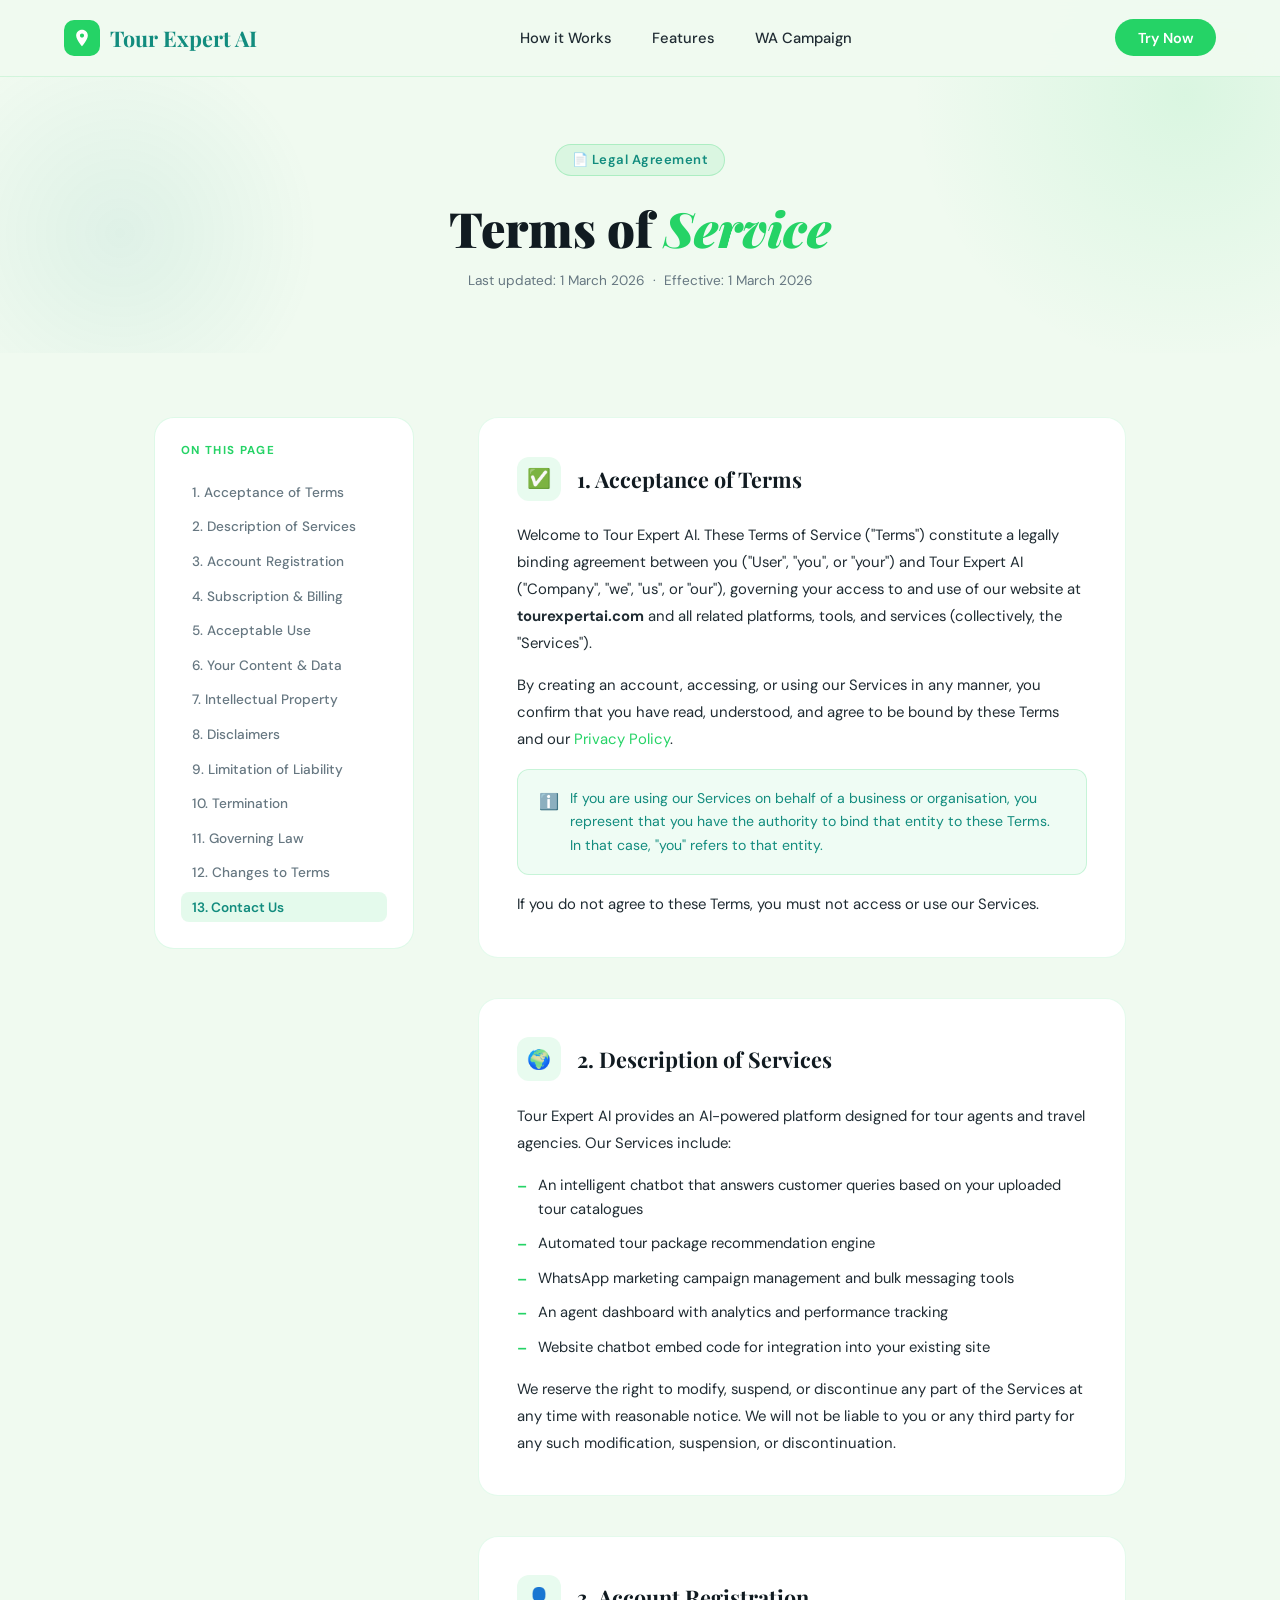
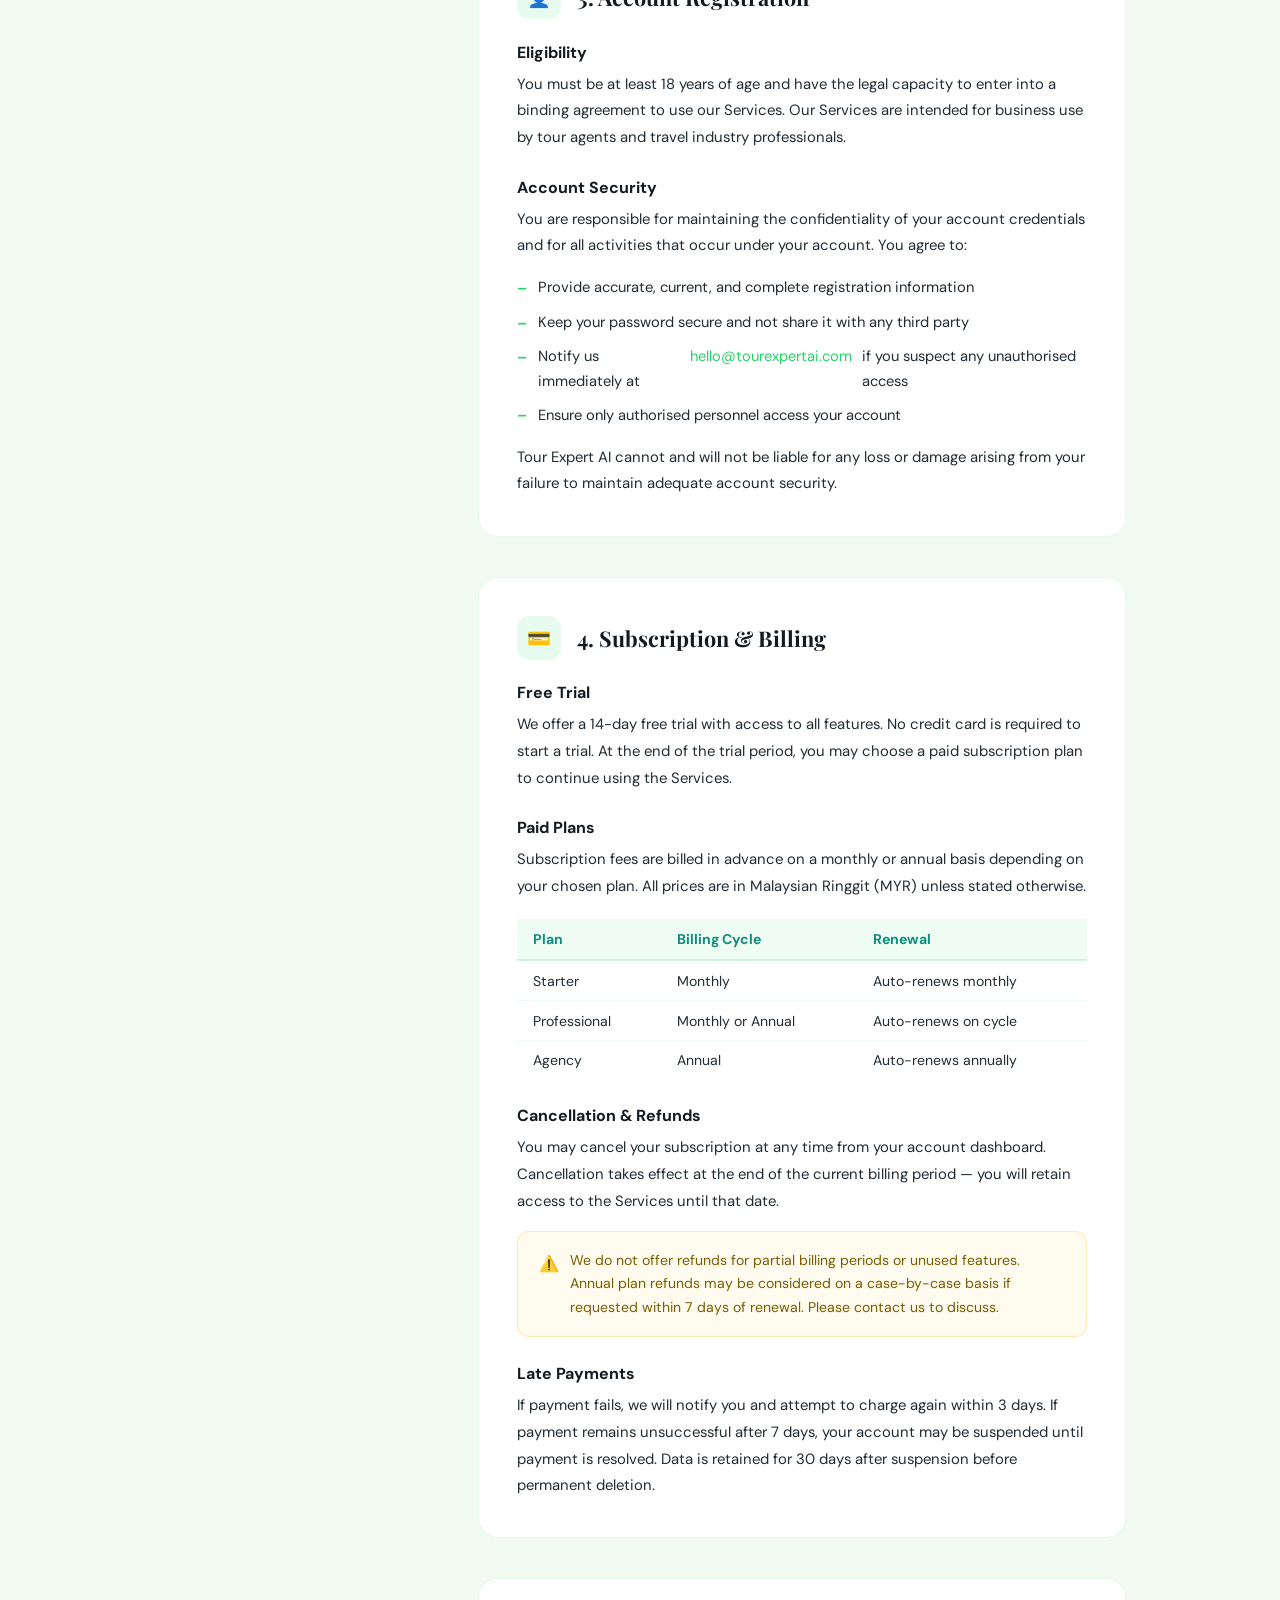
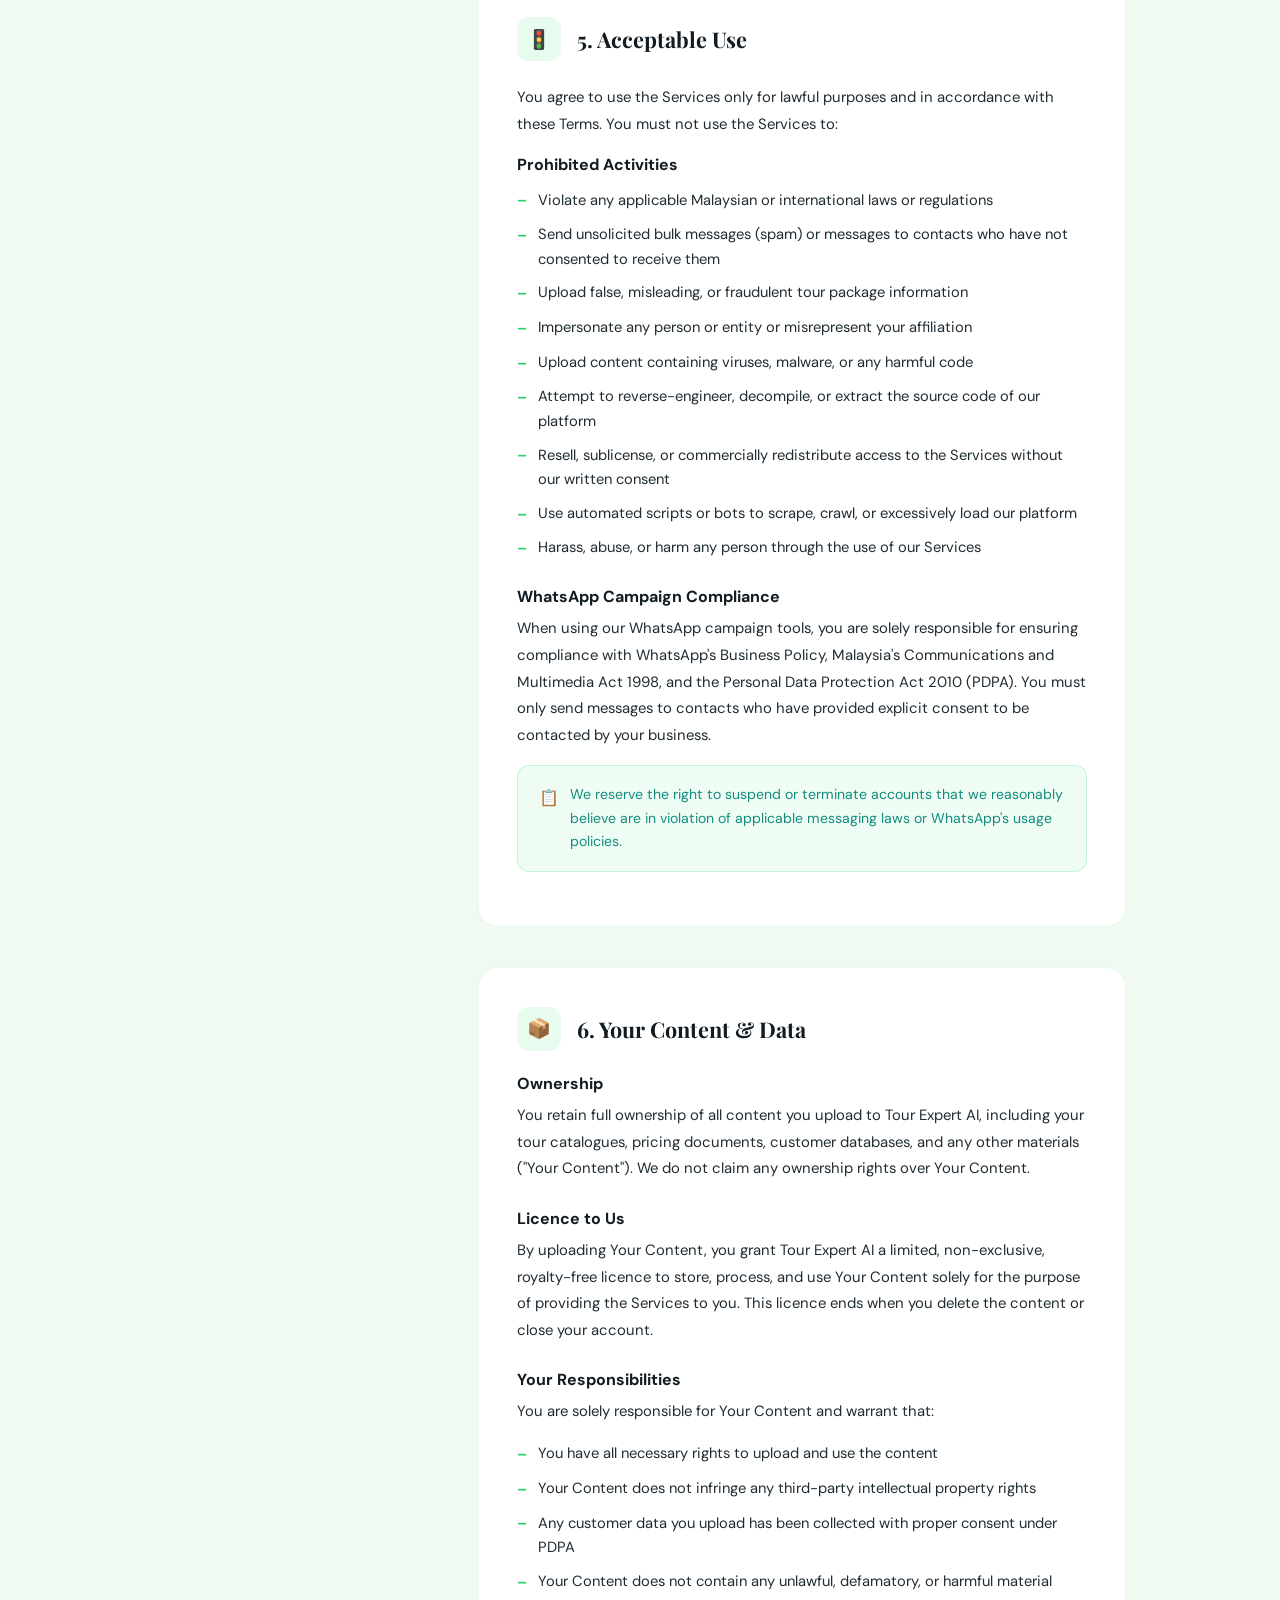
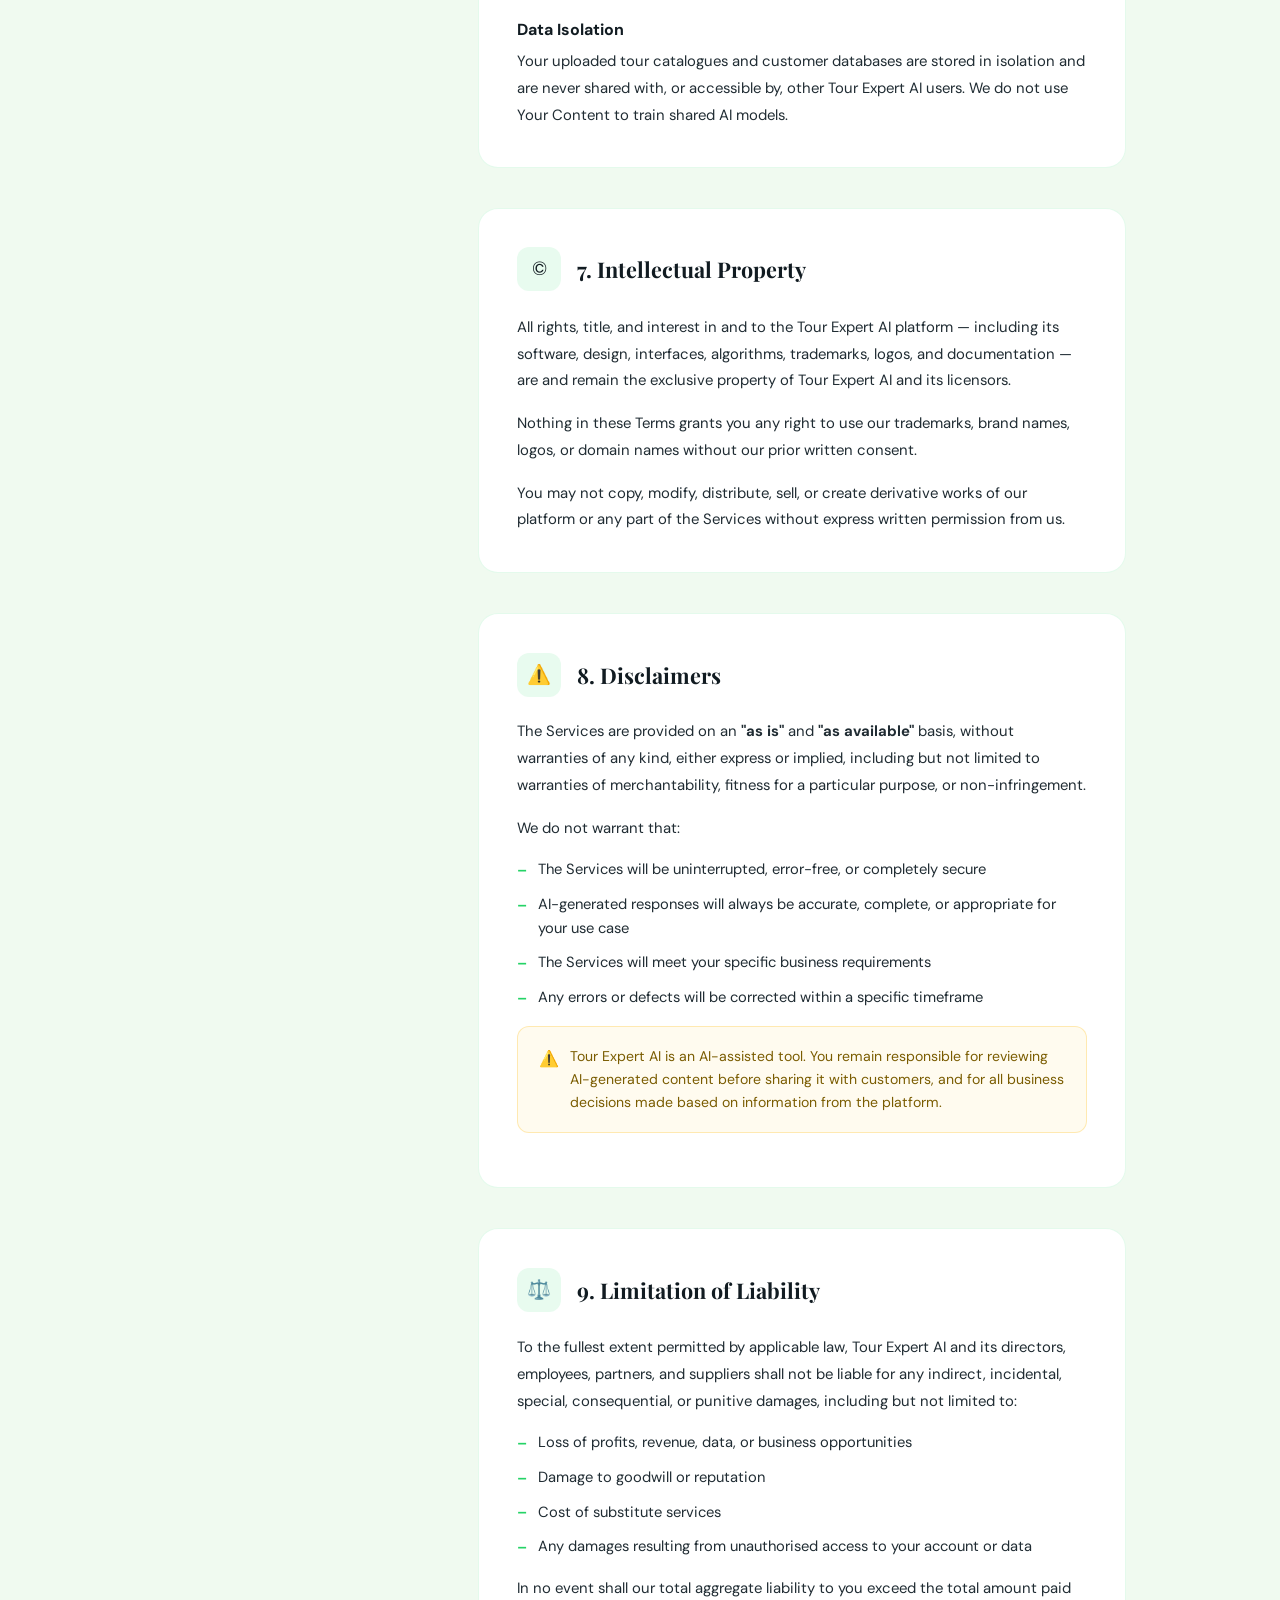
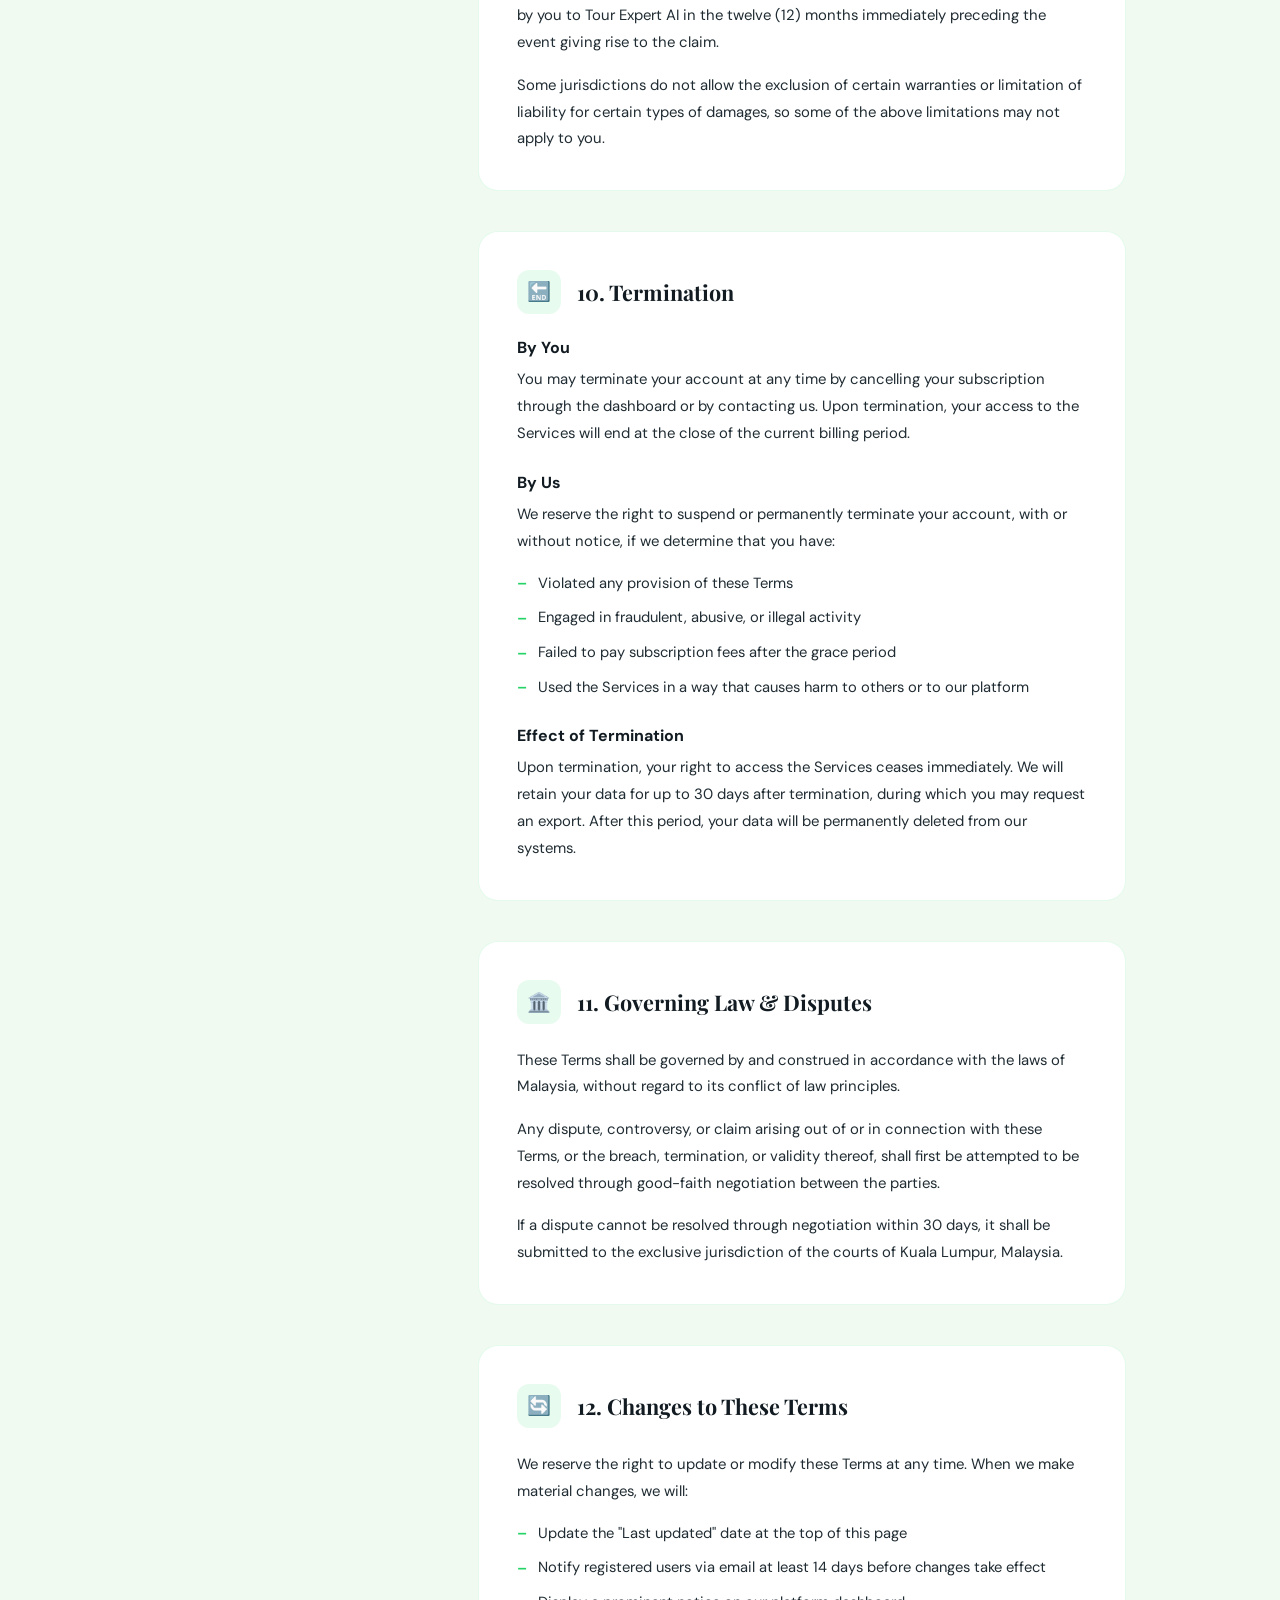
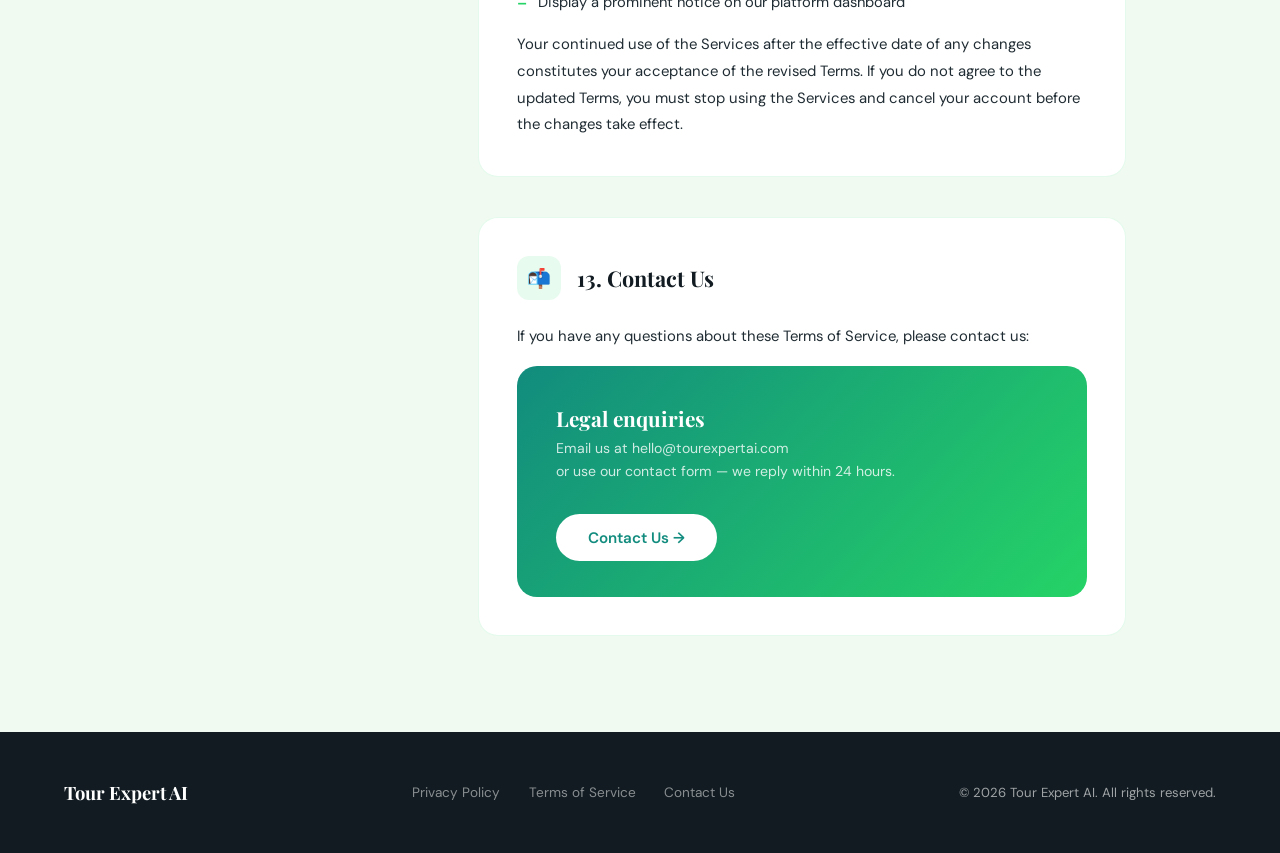
<file: terms-of-service.html>
<!DOCTYPE html>
<html lang="en">
<head>
  <meta charset="UTF-8" />
  <meta name="viewport" content="width=device-width, initial-scale=1.0"/>
  <title>Terms of Service – Tour Expert AI</title>

  <meta name="description" content="Tour Expert AI Terms of Service — the rules and conditions governing your use of our platform."/>
  <meta name="robots" content="index, follow"/>
  <link rel="canonical" href="https://www.tourexpertai.com/terms-of-service"/>

  <!-- Favicon -->
  <link rel="icon" type="image/svg+xml" href="data:image/svg+xml,%3Csvg xmlns='http://www.w3.org/2000/svg' viewBox='0 0 64 64'%3E%3Crect width='64' height='64' rx='14' fill='%2325D366'/%3E%3Cpath d='M32 10C22.06 10 14 18.06 14 28c0 13.25 18 34 18 34s18-20.75 18-34c0-9.94-8.06-18-18-18zm0 24.5c-3.59 0-6.5-2.91-6.5-6.5s2.91-6.5 6.5-6.5 6.5 2.91 6.5 6.5-2.91 6.5-6.5 6.5z' fill='white'/%3E%3C/svg%3E"/>

  <!-- Fonts -->
  <link href="https://fonts.googleapis.com/css2?family=Playfair+Display:ital,wght@0,400;0,700;0,900;1,400&family=DM+Sans:wght@300;400;500;600&display=swap" rel="stylesheet"/>

  <!-- Main Stylesheet -->
  <link rel="stylesheet" href="tour-expert-ai.css"/>

  <style>
    /* ── TERMS PAGE STYLES ── */

    .terms-hero {
      padding: 9rem 5% 4rem;
      background: var(--sand-light);
      position: relative;
      overflow: hidden;
      text-align: center;
    }
    .terms-hero::before {
      content: '';
      position: absolute; top: -180px; right: -180px;
      width: 550px; height: 550px;
      background: radial-gradient(circle, rgba(37,211,102,0.11) 0%, transparent 70%);
      pointer-events: none;
    }
    .terms-hero::after {
      content: '';
      position: absolute; bottom: -80px; left: -80px;
      width: 400px; height: 400px;
      background: radial-gradient(circle, rgba(18,140,126,0.08) 0%, transparent 70%);
      pointer-events: none;
    }
    .terms-hero .hero-badge {
      display: inline-flex; align-items: center; gap: 0.5rem;
      background: rgba(37,211,102,0.1); border: 1px solid rgba(37,211,102,0.25);
      color: var(--teal-dark); padding: 0.4rem 1rem; border-radius: 50px;
      font-size: 0.82rem; font-weight: 600; letter-spacing: 0.04em;
      margin-bottom: 1.5rem;
      animation: fadeUp 0.8s 0.2s ease both;
    }
    .terms-hero h1 {
      font-family: 'Playfair Display', serif;
      font-size: clamp(2.2rem, 3.8vw, 3.2rem);
      font-weight: 900; line-height: 1.15; color: var(--ink);
      margin-bottom: 1rem;
      animation: fadeUp 0.8s 0.35s ease both;
    }
    .terms-hero h1 em { font-style: italic; color: var(--teal); }
    .terms-meta {
      font-size: 0.85rem; color: var(--muted);
      animation: fadeUp 0.8s 0.5s ease both;
    }

    /* ── LAYOUT ── */
    .terms-layout {
      max-width: 1100px; margin: 0 auto;
      display: grid; grid-template-columns: 260px 1fr;
      gap: 4rem; padding: 4rem 5% 6rem;
      align-items: start;
    }

    /* ── SIDEBAR TOC ── */
    .terms-toc {
      position: sticky; top: 100px;
      background: white;
      border: 1px solid rgba(37,211,102,0.15);
      border-radius: 20px; padding: 1.6rem;
    }
    .toc-title {
      font-size: 0.72rem; font-weight: 700; letter-spacing: 0.12em;
      text-transform: uppercase; color: var(--teal);
      margin-bottom: 1.2rem;
    }
    .toc-list { list-style: none; display: flex; flex-direction: column; gap: 0.3rem; }
    .toc-list a {
      display: block; font-size: 0.85rem; color: var(--muted);
      text-decoration: none; padding: 0.4rem 0.7rem;
      border-radius: 8px; transition: background 0.15s, color 0.15s;
      font-weight: 500;
    }
    .toc-list a:hover { background: rgba(37,211,102,0.08); color: var(--teal-dark); }
    .toc-list a.active { background: rgba(37,211,102,0.12); color: var(--teal-dark); font-weight: 600; }

    /* ── CONTENT ── */
    .terms-content { display: flex; flex-direction: column; gap: 2.5rem; }

    .terms-section {
      background: white;
      border: 1px solid rgba(37,211,102,0.12);
      border-radius: 20px; padding: 2.4rem;
      scroll-margin-top: 100px;
      animation: fadeUp 0.6s ease both;
    }

    .terms-section-header {
      display: flex; align-items: center; gap: 1rem; margin-bottom: 1.4rem;
    }
    .terms-section-icon {
      width: 44px; height: 44px; border-radius: 12px;
      background: rgba(37,211,102,0.1);
      display: flex; align-items: center; justify-content: center;
      font-size: 1.2rem; flex-shrink: 0;
    }
    .terms-section h2 {
      font-family: 'Playfair Display', serif;
      font-size: 1.35rem; font-weight: 700; color: var(--ink);
    }

    .terms-section p {
      font-size: 0.93rem; color: var(--ink-soft);
      line-height: 1.8; margin-bottom: 1rem;
    }
    .terms-section p:last-child { margin-bottom: 0; }

    .terms-section ul {
      list-style: none; display: flex; flex-direction: column;
      gap: 0.6rem; margin: 0.8rem 0 1rem;
    }
    .terms-section ul li {
      display: flex; align-items: flex-start; gap: 0.65rem;
      font-size: 0.92rem; color: var(--ink-soft); line-height: 1.65;
    }
    .terms-section ul li::before {
      content: '–'; color: var(--teal); font-weight: 700;
      flex-shrink: 0; margin-top: 0.05rem;
    }

    .terms-section h3 {
      font-size: 1rem; font-weight: 700; color: var(--ink);
      margin: 1.6rem 0 0.5rem;
    }
    .terms-section h3:first-of-type { margin-top: 0.2rem; }

    .highlight-box {
      background: rgba(37,211,102,0.07);
      border: 1px solid rgba(37,211,102,0.2);
      border-radius: 12px; padding: 1.1rem 1.3rem;
      font-size: 0.88rem; color: var(--teal-dark);
      line-height: 1.65; margin: 1rem 0;
      display: flex; gap: 0.7rem; align-items: flex-start;
    }
    .highlight-box-icon { font-size: 1rem; flex-shrink: 0; margin-top: 0.1rem; }

    .warning-box {
      background: rgba(255, 200, 60, 0.08);
      border: 1px solid rgba(255, 200, 60, 0.35);
      border-radius: 12px; padding: 1.1rem 1.3rem;
      font-size: 0.88rem; color: #7a5c00;
      line-height: 1.65; margin: 1rem 0;
      display: flex; gap: 0.7rem; align-items: flex-start;
    }
    .warning-box-icon { font-size: 1rem; flex-shrink: 0; margin-top: 0.1rem; }

    .plan-table {
      width: 100%; border-collapse: collapse;
      margin: 1.2rem 0; font-size: 0.88rem;
    }
    .plan-table th {
      background: rgba(37,211,102,0.08);
      color: var(--teal-dark); font-weight: 700;
      padding: 0.7rem 1rem; text-align: left;
      border-bottom: 2px solid rgba(37,211,102,0.2);
    }
    .plan-table td {
      padding: 0.65rem 1rem; color: var(--ink-soft);
      border-bottom: 1px solid rgba(37,211,102,0.08);
    }
    .plan-table tr:last-child td { border-bottom: none; }
    .plan-table tr:hover td { background: rgba(37,211,102,0.03); }

    .contact-strip {
      background: linear-gradient(135deg, var(--teal-dark), var(--teal));
      border-radius: 20px; padding: 2.2rem 2.4rem;
      display: flex; align-items: center; justify-content: space-between;
      gap: 2rem; flex-wrap: wrap;
    }
    .contact-strip-text h3 {
      font-family: 'Playfair Display', serif;
      font-size: 1.3rem; font-weight: 700; color: white; margin-bottom: 0.3rem;
    }
    .contact-strip-text p { font-size: 0.88rem; color: rgba(255,255,255,0.8); line-height: 1.6; }
    .contact-strip .btn-primary {
      background: white; color: var(--teal-dark);
      box-shadow: none; white-space: nowrap;
    }
    .contact-strip .btn-primary:hover { background: var(--sand-light); transform: translateY(-2px); }

    /* ── RESPONSIVE ── */
    @media (max-width: 900px) {
      .terms-layout {
        grid-template-columns: 1fr;
        gap: 2rem; padding: 2.5rem 5% 5rem;
      }
      .terms-toc { position: static; }
      .plan-table { font-size: 0.8rem; }
      .plan-table th, .plan-table td { padding: 0.5rem 0.7rem; }
    }
  </style>
</head>
<body>

<!-- NAV -->
<nav>
  <a href="index.html" class="nav-logo">
    <div class="logo-icon">
      <svg viewBox="0 0 24 24"><path d="M12 2C8.13 2 5 5.13 5 9c0 5.25 7 13 7 13s7-7.75 7-13c0-3.87-3.13-7-7-7zm0 9.5c-1.38 0-2.5-1.12-2.5-2.5s1.12-2.5 2.5-2.5 2.5 1.12 2.5 2.5-1.12 2.5-2.5 2.5z"/></svg>
    </div>
    Tour Expert AI
  </a>
  <ul class="nav-links">
    <li><a href="index.html#how">How it Works</a></li>
    <li><a href="index.html#features">Features</a></li>
    <li><a href="index.html#campaign">WA Campaign</a></li>
  </ul>
  <a href="index.html#cta" class="nav-cta">Try Now</a>
</nav>

<!-- HERO -->
<section class="terms-hero">
  <div class="hero-badge">📄 Legal Agreement</div>
  <h1>Terms of <em>Service</em></h1>
  <p class="terms-meta">Last updated: 1 March 2026 &nbsp;·&nbsp; Effective: 1 March 2026</p>
</section>

<!-- MAIN LAYOUT -->
<div class="terms-layout">

  <!-- SIDEBAR TOC -->
  <aside class="terms-toc">
    <div class="toc-title">On This Page</div>
    <ul class="toc-list">
      <li><a href="#acceptance" class="active">1. Acceptance of Terms</a></li>
      <li><a href="#services">2. Description of Services</a></li>
      <li><a href="#account">3. Account Registration</a></li>
      <li><a href="#subscription">4. Subscription & Billing</a></li>
      <li><a href="#acceptable-use">5. Acceptable Use</a></li>
      <li><a href="#content">6. Your Content & Data</a></li>
      <li><a href="#ip">7. Intellectual Property</a></li>
      <li><a href="#disclaimer">8. Disclaimers</a></li>
      <li><a href="#liability">9. Limitation of Liability</a></li>
      <li><a href="#termination">10. Termination</a></li>
      <li><a href="#governing">11. Governing Law</a></li>
      <li><a href="#changes">12. Changes to Terms</a></li>
      <li><a href="#contact">13. Contact Us</a></li>
    </ul>
  </aside>

  <!-- CONTENT -->
  <main class="terms-content">

    <div class="terms-section" id="acceptance">
      <div class="terms-section-header">
        <div class="terms-section-icon">✅</div>
        <h2>1. Acceptance of Terms</h2>
      </div>
      <p>Welcome to Tour Expert AI. These Terms of Service ("Terms") constitute a legally binding agreement between you ("User", "you", or "your") and Tour Expert AI ("Company", "we", "us", or "our"), governing your access to and use of our website at <strong>tourexpertai.com</strong> and all related platforms, tools, and services (collectively, the "Services").</p>
      <p>By creating an account, accessing, or using our Services in any manner, you confirm that you have read, understood, and agree to be bound by these Terms and our <a href="privacy-policy.html" style="color:var(--teal); text-decoration:none;">Privacy Policy</a>.</p>
      <div class="highlight-box">
        <span class="highlight-box-icon">ℹ️</span>
        <span>If you are using our Services on behalf of a business or organisation, you represent that you have the authority to bind that entity to these Terms. In that case, "you" refers to that entity.</span>
      </div>
      <p>If you do not agree to these Terms, you must not access or use our Services.</p>
    </div>

    <div class="terms-section" id="services">
      <div class="terms-section-header">
        <div class="terms-section-icon">🌍</div>
        <h2>2. Description of Services</h2>
      </div>
      <p>Tour Expert AI provides an AI-powered platform designed for tour agents and travel agencies. Our Services include:</p>
      <ul>
        <li>An intelligent chatbot that answers customer queries based on your uploaded tour catalogues</li>
        <li>Automated tour package recommendation engine</li>
        <li>WhatsApp marketing campaign management and bulk messaging tools</li>
        <li>An agent dashboard with analytics and performance tracking</li>
        <li>Website chatbot embed code for integration into your existing site</li>
      </ul>
      <p>We reserve the right to modify, suspend, or discontinue any part of the Services at any time with reasonable notice. We will not be liable to you or any third party for any such modification, suspension, or discontinuation.</p>
    </div>

    <div class="terms-section" id="account">
      <div class="terms-section-header">
        <div class="terms-section-icon">👤</div>
        <h2>3. Account Registration</h2>
      </div>

      <h3>Eligibility</h3>
      <p>You must be at least 18 years of age and have the legal capacity to enter into a binding agreement to use our Services. Our Services are intended for business use by tour agents and travel industry professionals.</p>

      <h3>Account Security</h3>
      <p>You are responsible for maintaining the confidentiality of your account credentials and for all activities that occur under your account. You agree to:</p>
      <ul>
        <li>Provide accurate, current, and complete registration information</li>
        <li>Keep your password secure and not share it with any third party</li>
        <li>Notify us immediately at <a href="mailto:hello@tourexpertai.com" style="color:var(--teal); text-decoration:none;">hello@tourexpertai.com</a> if you suspect any unauthorised access</li>
        <li>Ensure only authorised personnel access your account</li>
      </ul>
      <p>Tour Expert AI cannot and will not be liable for any loss or damage arising from your failure to maintain adequate account security.</p>
    </div>

    <div class="terms-section" id="subscription">
      <div class="terms-section-header">
        <div class="terms-section-icon">💳</div>
        <h2>4. Subscription & Billing</h2>
      </div>

      <h3>Free Trial</h3>
      <p>We offer a 14-day free trial with access to all features. No credit card is required to start a trial. At the end of the trial period, you may choose a paid subscription plan to continue using the Services.</p>

      <h3>Paid Plans</h3>
      <p>Subscription fees are billed in advance on a monthly or annual basis depending on your chosen plan. All prices are in Malaysian Ringgit (MYR) unless stated otherwise.</p>

      <table class="plan-table">
        <thead>
          <tr>
            <th>Plan</th>
            <th>Billing Cycle</th>
            <th>Renewal</th>
          </tr>
        </thead>
        <tbody>
          <tr>
            <td>Starter</td>
            <td>Monthly</td>
            <td>Auto-renews monthly</td>
          </tr>
          <tr>
            <td>Professional</td>
            <td>Monthly or Annual</td>
            <td>Auto-renews on cycle</td>
          </tr>
          <tr>
            <td>Agency</td>
            <td>Annual</td>
            <td>Auto-renews annually</td>
          </tr>
        </tbody>
      </table>

      <h3>Cancellation & Refunds</h3>
      <p>You may cancel your subscription at any time from your account dashboard. Cancellation takes effect at the end of the current billing period — you will retain access to the Services until that date.</p>
      <div class="warning-box">
        <span class="warning-box-icon">⚠️</span>
        <span>We do not offer refunds for partial billing periods or unused features. Annual plan refunds may be considered on a case-by-case basis if requested within 7 days of renewal. Please contact us to discuss.</span>
      </div>

      <h3>Late Payments</h3>
      <p>If payment fails, we will notify you and attempt to charge again within 3 days. If payment remains unsuccessful after 7 days, your account may be suspended until payment is resolved. Data is retained for 30 days after suspension before permanent deletion.</p>
    </div>

    <div class="terms-section" id="acceptable-use">
      <div class="terms-section-header">
        <div class="terms-section-icon">🚦</div>
        <h2>5. Acceptable Use</h2>
      </div>
      <p>You agree to use the Services only for lawful purposes and in accordance with these Terms. You must not use the Services to:</p>

      <h3>Prohibited Activities</h3>
      <ul>
        <li>Violate any applicable Malaysian or international laws or regulations</li>
        <li>Send unsolicited bulk messages (spam) or messages to contacts who have not consented to receive them</li>
        <li>Upload false, misleading, or fraudulent tour package information</li>
        <li>Impersonate any person or entity or misrepresent your affiliation</li>
        <li>Upload content containing viruses, malware, or any harmful code</li>
        <li>Attempt to reverse-engineer, decompile, or extract the source code of our platform</li>
        <li>Resell, sublicense, or commercially redistribute access to the Services without our written consent</li>
        <li>Use automated scripts or bots to scrape, crawl, or excessively load our platform</li>
        <li>Harass, abuse, or harm any person through the use of our Services</li>
      </ul>

      <h3>WhatsApp Campaign Compliance</h3>
      <p>When using our WhatsApp campaign tools, you are solely responsible for ensuring compliance with WhatsApp's Business Policy, Malaysia's Communications and Multimedia Act 1998, and the Personal Data Protection Act 2010 (PDPA). You must only send messages to contacts who have provided explicit consent to be contacted by your business.</p>
      <div class="highlight-box">
        <span class="highlight-box-icon">📋</span>
        <span>We reserve the right to suspend or terminate accounts that we reasonably believe are in violation of applicable messaging laws or WhatsApp's usage policies.</span>
      </div>
    </div>

    <div class="terms-section" id="content">
      <div class="terms-section-header">
        <div class="terms-section-icon">📦</div>
        <h2>6. Your Content & Data</h2>
      </div>

      <h3>Ownership</h3>
      <p>You retain full ownership of all content you upload to Tour Expert AI, including your tour catalogues, pricing documents, customer databases, and any other materials ("Your Content"). We do not claim any ownership rights over Your Content.</p>

      <h3>Licence to Us</h3>
      <p>By uploading Your Content, you grant Tour Expert AI a limited, non-exclusive, royalty-free licence to store, process, and use Your Content solely for the purpose of providing the Services to you. This licence ends when you delete the content or close your account.</p>

      <h3>Your Responsibilities</h3>
      <p>You are solely responsible for Your Content and warrant that:</p>
      <ul>
        <li>You have all necessary rights to upload and use the content</li>
        <li>Your Content does not infringe any third-party intellectual property rights</li>
        <li>Any customer data you upload has been collected with proper consent under PDPA</li>
        <li>Your Content does not contain any unlawful, defamatory, or harmful material</li>
      </ul>

      <h3>Data Isolation</h3>
      <p>Your uploaded tour catalogues and customer databases are stored in isolation and are never shared with, or accessible by, other Tour Expert AI users. We do not use Your Content to train shared AI models.</p>
    </div>

    <div class="terms-section" id="ip">
      <div class="terms-section-header">
        <div class="terms-section-icon">©️</div>
        <h2>7. Intellectual Property</h2>
      </div>
      <p>All rights, title, and interest in and to the Tour Expert AI platform — including its software, design, interfaces, algorithms, trademarks, logos, and documentation — are and remain the exclusive property of Tour Expert AI and its licensors.</p>
      <p>Nothing in these Terms grants you any right to use our trademarks, brand names, logos, or domain names without our prior written consent.</p>
      <p>You may not copy, modify, distribute, sell, or create derivative works of our platform or any part of the Services without express written permission from us.</p>
    </div>

    <div class="terms-section" id="disclaimer">
      <div class="terms-section-header">
        <div class="terms-section-icon">⚠️</div>
        <h2>8. Disclaimers</h2>
      </div>
      <p>The Services are provided on an <strong>"as is"</strong> and <strong>"as available"</strong> basis, without warranties of any kind, either express or implied, including but not limited to warranties of merchantability, fitness for a particular purpose, or non-infringement.</p>
      <p>We do not warrant that:</p>
      <ul>
        <li>The Services will be uninterrupted, error-free, or completely secure</li>
        <li>AI-generated responses will always be accurate, complete, or appropriate for your use case</li>
        <li>The Services will meet your specific business requirements</li>
        <li>Any errors or defects will be corrected within a specific timeframe</li>
      </ul>
      <div class="warning-box">
        <span class="warning-box-icon">⚠️</span>
        <span>Tour Expert AI is an AI-assisted tool. You remain responsible for reviewing AI-generated content before sharing it with customers, and for all business decisions made based on information from the platform.</span>
      </div>
    </div>

    <div class="terms-section" id="liability">
      <div class="terms-section-header">
        <div class="terms-section-icon">⚖️</div>
        <h2>9. Limitation of Liability</h2>
      </div>
      <p>To the fullest extent permitted by applicable law, Tour Expert AI and its directors, employees, partners, and suppliers shall not be liable for any indirect, incidental, special, consequential, or punitive damages, including but not limited to:</p>
      <ul>
        <li>Loss of profits, revenue, data, or business opportunities</li>
        <li>Damage to goodwill or reputation</li>
        <li>Cost of substitute services</li>
        <li>Any damages resulting from unauthorised access to your account or data</li>
      </ul>
      <p>In no event shall our total aggregate liability to you exceed the total amount paid by you to Tour Expert AI in the twelve (12) months immediately preceding the event giving rise to the claim.</p>
      <p>Some jurisdictions do not allow the exclusion of certain warranties or limitation of liability for certain types of damages, so some of the above limitations may not apply to you.</p>
    </div>

    <div class="terms-section" id="termination">
      <div class="terms-section-header">
        <div class="terms-section-icon">🔚</div>
        <h2>10. Termination</h2>
      </div>

      <h3>By You</h3>
      <p>You may terminate your account at any time by cancelling your subscription through the dashboard or by contacting us. Upon termination, your access to the Services will end at the close of the current billing period.</p>

      <h3>By Us</h3>
      <p>We reserve the right to suspend or permanently terminate your account, with or without notice, if we determine that you have:</p>
      <ul>
        <li>Violated any provision of these Terms</li>
        <li>Engaged in fraudulent, abusive, or illegal activity</li>
        <li>Failed to pay subscription fees after the grace period</li>
        <li>Used the Services in a way that causes harm to others or to our platform</li>
      </ul>

      <h3>Effect of Termination</h3>
      <p>Upon termination, your right to access the Services ceases immediately. We will retain your data for up to 30 days after termination, during which you may request an export. After this period, your data will be permanently deleted from our systems.</p>
    </div>

    <div class="terms-section" id="governing">
      <div class="terms-section-header">
        <div class="terms-section-icon">🏛️</div>
        <h2>11. Governing Law & Disputes</h2>
      </div>
      <p>These Terms shall be governed by and construed in accordance with the laws of Malaysia, without regard to its conflict of law principles.</p>
      <p>Any dispute, controversy, or claim arising out of or in connection with these Terms, or the breach, termination, or validity thereof, shall first be attempted to be resolved through good-faith negotiation between the parties.</p>
      <p>If a dispute cannot be resolved through negotiation within 30 days, it shall be submitted to the exclusive jurisdiction of the courts of Kuala Lumpur, Malaysia.</p>
    </div>

    <div class="terms-section" id="changes">
      <div class="terms-section-header">
        <div class="terms-section-icon">🔄</div>
        <h2>12. Changes to These Terms</h2>
      </div>
      <p>We reserve the right to update or modify these Terms at any time. When we make material changes, we will:</p>
      <ul>
        <li>Update the "Last updated" date at the top of this page</li>
        <li>Notify registered users via email at least 14 days before changes take effect</li>
        <li>Display a prominent notice on our platform dashboard</li>
      </ul>
      <p>Your continued use of the Services after the effective date of any changes constitutes your acceptance of the revised Terms. If you do not agree to the updated Terms, you must stop using the Services and cancel your account before the changes take effect.</p>
    </div>

    <div class="terms-section" id="contact">
      <div class="terms-section-header">
        <div class="terms-section-icon">📬</div>
        <h2>13. Contact Us</h2>
      </div>
      <p>If you have any questions about these Terms of Service, please contact us:</p>
      <div class="contact-strip">
        <div class="contact-strip-text">
          <h3>Legal enquiries</h3>
          <p>Email us at hello@tourexpertai.com<br/>or use our contact form — we reply within 24 hours.</p>
        </div>
        <a href="contact.html" class="btn-primary">Contact Us →</a>
      </div>
    </div>

  </main>
</div>

<!-- FOOTER -->
<footer>
  <div class="footer-logo">Tour Expert AI</div>
  <div class="footer-links">
    <a href="privacy-policy.html">Privacy Policy</a>
    <a href="terms-of-service.html">Terms of Service</a>
    <a href="contact.html">Contact Us</a>
    <!--<a href="#">Support</a>-->
  </div>
  <div class="footer-copy">© 2026 Tour Expert AI. All rights reserved.</div>
</footer>

<script>
  const sections = document.querySelectorAll('.terms-section');
  const tocLinks = document.querySelectorAll('.toc-list a');

  const observer = new IntersectionObserver((entries) => {
    entries.forEach(entry => {
      if (entry.isIntersecting) {
        tocLinks.forEach(link => link.classList.remove('active'));
        const id = entry.target.getAttribute('id');
        const active = document.querySelector(`.toc-list a[href="#${id}"]`);
        if (active) active.classList.add('active');
      }
    });
  }, { rootMargin: '-30% 0px -60% 0px' });

  sections.forEach(s => observer.observe(s));
</script>

</body>
</html>
</file>
<file: tour-expert-ai.css>
/* ═══════════════════════════════════════════
   Tour Expert AI — Stylesheet
   WhatsApp-inspired green theme
   ═══════════════════════════════════════════ */

/* ── RESET & ROOT ── */
*, *::before, *::after { box-sizing: border-box; margin: 0; padding: 0; }

:root {
  --sand: #E9F5E9;
  --sand-light: #F0FAF0;
  --teal: #25D366;
  --teal-dark: #128C7E;
  --teal-light: #34B7F1;
  --gold: #25D366;
  --gold-light: #A8E6C1;
  --ink: #111B21;
  --ink-soft: #202C33;
  --muted: #667781;
  --white: #FFFFFF;
}

html { scroll-behavior: smooth; }

body {
  font-family: 'DM Sans', sans-serif;
  background: var(--sand-light);
  color: var(--ink);
  overflow-x: hidden;
}

/* ── NAV ── */
nav {
  position: fixed; top: 0; left: 0; right: 0; z-index: 100;
  display: flex; align-items: center; justify-content: space-between;
  padding: 1.2rem 5%;
  background: rgba(240,250,240,0.93);
  backdrop-filter: blur(14px);
  border-bottom: 1px solid rgba(37,211,102,0.15);
  animation: fadeDown 0.8s ease both;
}
@keyframes fadeDown { from { opacity:0; transform:translateY(-20px); } to { opacity:1; transform:translateY(0); } }

.nav-logo {
  display: flex; align-items: center; gap: 0.6rem;
  font-family: 'Playfair Display', serif;
  font-size: 1.35rem; font-weight: 700; color: var(--teal-dark);
  text-decoration: none;
}
.nav-logo .logo-icon {
  width: 36px; height: 36px; background: var(--teal);
  border-radius: 10px; display: flex; align-items: center; justify-content: center;
}
.nav-logo .logo-icon svg { width: 20px; height: 20px; fill: white; }

.nav-links { display: flex; gap: 2.5rem; list-style: none; }
.nav-links a {
  text-decoration: none; color: var(--ink-soft);
  font-size: 0.92rem; font-weight: 500;
  transition: color 0.2s;
}
.nav-links a:hover { color: var(--teal); }

.nav-cta {
  background: var(--teal); color: white;
  padding: 0.6rem 1.4rem; border-radius: 50px;
  text-decoration: none; font-size: 0.9rem; font-weight: 600;
  transition: background 0.2s, transform 0.15s;
}
.nav-cta:hover { background: var(--teal-dark); transform: translateY(-1px); }

/* ── HERO ── */
.hero {
  min-height: 100vh;
  display: grid; grid-template-columns: 1fr 1fr;
  align-items: center; gap: 4rem;
  padding: 9rem 5% 5rem;
  position: relative; overflow: hidden;
}
.hero::before {
  content: '';
  position: absolute; top: -200px; right: -200px;
  width: 700px; height: 700px;
  background: radial-gradient(circle, rgba(37,211,102,0.13) 0%, transparent 70%);
  pointer-events: none;
}
.hero::after {
  content: '';
  position: absolute; bottom: -100px; left: -100px;
  width: 500px; height: 500px;
  background: radial-gradient(circle, rgba(18,140,126,0.09) 0%, transparent 70%);
  pointer-events: none;
}

.hero-badge {
  display: inline-flex; align-items: center; gap: 0.5rem;
  background: rgba(37,211,102,0.1); border: 1px solid rgba(37,211,102,0.25);
  color: var(--teal-dark); padding: 0.4rem 1rem; border-radius: 50px;
  font-size: 0.82rem; font-weight: 600; letter-spacing: 0.04em;
  margin-bottom: 1.5rem;
  animation: fadeUp 0.8s 0.2s ease both;
}
.hero-badge .dot {
  width: 7px; height: 7px; background: var(--teal-light);
  border-radius: 50%; animation: pulse 2s infinite;
}
@keyframes pulse { 0%,100%{opacity:1;transform:scale(1)} 50%{opacity:0.5;transform:scale(1.4)} }

.hero-title {
  font-family: 'Playfair Display', serif;
  font-size: clamp(2.6rem, 4.5vw, 4rem);
  font-weight: 900; line-height: 1.1;
  color: var(--ink);
  animation: fadeUp 0.8s 0.35s ease both;
}
.hero-title em { font-style: italic; color: var(--teal); }
.hero-title .gold { color: var(--gold); }

.hero-sub {
  margin-top: 1.4rem;
  font-size: 1.1rem; color: var(--ink-soft);
  line-height: 1.7; font-weight: 300; max-width: 480px;
  animation: fadeUp 0.8s 0.5s ease both;
}

.hero-actions {
  display: flex; gap: 1rem; margin-top: 2.5rem; flex-wrap: wrap;
  animation: fadeUp 0.8s 0.65s ease both;
}

.btn-primary {
  background: var(--teal); color: white;
  padding: 0.85rem 2rem; border-radius: 50px;
  font-size: 0.95rem; font-weight: 600;
  text-decoration: none; border: none; cursor: pointer;
  transition: background 0.2s, transform 0.15s, box-shadow 0.2s;
  box-shadow: 0 4px 20px rgba(37,211,102,0.3);
}
.btn-primary:hover { background: var(--teal-dark); transform: translateY(-2px); box-shadow: 0 8px 28px rgba(37,211,102,0.4); }

.btn-secondary {
  background: transparent; color: var(--ink);
  padding: 0.85rem 2rem; border-radius: 50px;
  font-size: 0.95rem; font-weight: 600;
  text-decoration: none; border: 2px solid rgba(28,28,30,0.2); cursor: pointer;
  transition: border-color 0.2s, color 0.2s;
}
.btn-secondary:hover { border-color: var(--teal); color: var(--teal); }

.hero-stats {
  display: flex; gap: 2.5rem; margin-top: 3rem;
  animation: fadeUp 0.8s 0.8s ease both;
}
.stat-item { display: flex; flex-direction: column; gap: 0.2rem; }
.stat-num {
  font-family: 'Playfair Display', serif;
  font-size: 1.8rem; font-weight: 700; color: var(--teal-dark);
}
.stat-label { font-size: 0.8rem; color: var(--muted); font-weight: 500; }

/* ── CHAT MOCKUP ── */
.hero-visual {
  display: flex; justify-content: center; align-items: center;
  animation: fadeUp 0.9s 0.4s ease both;
  position: relative;
}

.chat-card {
  background: white;
  border-radius: 24px;
  box-shadow: 0 24px 80px rgba(28,28,30,0.12), 0 4px 16px rgba(28,28,30,0.06);
  width: 100%; max-width: 420px;
  overflow: hidden;
  border: 1px solid rgba(37,211,102,0.2);
  min-width: 0;
}

.chat-header {
  background: linear-gradient(135deg, var(--teal-dark), var(--teal));
  padding: 1.2rem 1.5rem;
  display: flex; align-items: flex-start; gap: 0.8rem;
  width: 100%; box-sizing: border-box;
}
.chat-avatar {
  width: 38px; height: 38px; background: rgba(255,255,255,0.2);
  border-radius: 50%; display: flex; align-items: center; justify-content: center;
  font-size: 1.1rem; flex-shrink: 0; margin-top: 2px;
}
.chat-header-info { flex: 1; min-width: 0; display: flex; flex-direction: column; align-items: flex-start; gap: 0.2rem; }
.chat-header-name { color: white; font-weight: 700; font-size: 0.95rem; white-space: nowrap; overflow: hidden; text-overflow: ellipsis; display: block; text-align: left; width: 100%; }
.chat-header-status { color: rgba(255,255,255,0.7); font-size: 0.75rem; display: flex; align-items: center; gap: 0.4rem; white-space: nowrap; text-align: left; }
.status-dot { width: 6px; height: 6px; background: #25D366; border-radius: 50%; }

.chat-body { padding: 1.2rem; display: flex; flex-direction: column; gap: 0.9rem; min-height: 300px; background: #ECE5DD; }

.msg { display: flex; gap: 0.6rem; max-width: 88%; }
.msg.user { align-self: flex-end; flex-direction: row-reverse; }

.msg-avatar {
  width: 28px; height: 28px; border-radius: 50%;
  background: var(--teal-light); flex-shrink: 0;
  display: flex; align-items: center; justify-content: center;
  font-size: 0.75rem; color: white; font-weight: 700;
}
.msg.user .msg-avatar { background: #25D366; }

.msg-bubble {
  background: white; border-radius: 16px 16px 16px 4px;
  padding: 0.7rem 0.95rem;
  font-size: 0.85rem; line-height: 1.5; color: var(--ink-soft);
  box-shadow: 0 1px 6px rgba(0,0,0,0.06);
}
.msg.user .msg-bubble {
  background: #DCF8C6; color: var(--ink);
  border-radius: 16px 16px 4px 16px;
}

.pkg-cards { display: flex; flex-direction: column; gap: 0.5rem; margin-top: 0.3rem; }
.pkg-card {
  background: linear-gradient(135deg, #E9F5E9, #F0FAF0);
  border: 1px solid rgba(37,211,102,0.2);
  border-radius: 10px; padding: 0.6rem 0.8rem;
  display: flex; align-items: center; gap: 0.7rem;
  font-size: 0.8rem;
}
.pkg-icon { font-size: 1.1rem; }
.pkg-info { flex: 1; }
.pkg-name { font-weight: 700; color: var(--teal-dark); font-size: 0.8rem; }
.pkg-detail { color: var(--muted); font-size: 0.72rem; }
.pkg-price { color: #128C7E; font-weight: 700; font-size: 0.82rem; }

.chat-input {
  padding: 0.9rem 1.2rem;
  border-top: 1px solid rgba(0,0,0,0.07);
  display: flex; gap: 0.7rem; align-items: center;
  background: white;
}
.chat-input-field {
  flex: 1; background: #F0FAF0; border: none; outline: none;
  border-radius: 50px; padding: 0.55rem 1rem;
  font-size: 0.82rem; color: var(--ink-soft);
  font-family: 'DM Sans', sans-serif;
}
.chat-send {
  width: 32px; height: 32px; background: var(--teal); border-radius: 50%;
  display: flex; align-items: center; justify-content: center; cursor: pointer;
  flex-shrink: 0;
}
.chat-send svg { width: 15px; height: 15px; fill: white; }

.floating-tag {
  position: absolute; background: white;
  border-radius: 12px; padding: 0.55rem 0.9rem;
  box-shadow: 0 6px 24px rgba(0,0,0,0.1);
  font-size: 0.78rem; font-weight: 600;
  display: flex; align-items: center; gap: 0.4rem;
  border: 1px solid rgba(37,211,102,0.2);
}
.floating-tag.t1 { top: -18px; right: -12px; color: var(--teal-dark); }
.floating-tag.t2 { bottom: 30px; left: -20px; color: var(--teal); }

@keyframes fadeUp { from { opacity:0; transform:translateY(30px); } to { opacity:1; transform:translateY(0); } }

/* ── SECTION COMMONS ── */
section { padding: 6rem 5%; }
.section-label {
  font-size: 0.78rem; font-weight: 700; letter-spacing: 0.12em;
  color: var(--teal); text-transform: uppercase; margin-bottom: 0.8rem;
}
.section-title {
  font-family: 'Playfair Display', serif;
  font-size: clamp(2rem, 3.5vw, 2.8rem); font-weight: 900;
  line-height: 1.2; color: var(--ink); margin-bottom: 1.2rem;
}
.section-sub { font-size: 1.05rem; color: var(--muted); max-width: 520px; line-height: 1.7; }

/* ── HOW IT WORKS ── */
.how { background: white; }
.how-inner { max-width: 1100px; margin: 0 auto; }
.how-header { text-align: center; margin-bottom: 4rem; }
.how-header .section-sub { margin: 0 auto; }

.steps { display: grid; grid-template-columns: repeat(3, 1fr); gap: 2.5rem; position: relative; }
.steps::before {
  content: '';
  position: absolute; top: 32px; left: 15%; right: 15%; height: 2px;
  background: linear-gradient(90deg, var(--teal), var(--teal-dark));
}

.step { text-align: center; padding: 2rem 1.5rem; }
.step-num {
  width: 64px; height: 64px;
  border: 2px solid var(--teal-light); border-radius: 50%;
  display: flex; align-items: center; justify-content: center;
  font-family: 'Playfair Display', serif; font-size: 1.5rem; font-weight: 900;
  color: var(--teal); margin: 0 auto 1.5rem;
  position: relative; z-index: 1; background: white;
}
.step-title { font-size: 1.05rem; font-weight: 700; color: var(--ink); margin-bottom: 0.6rem; }
.step-desc { font-size: 0.9rem; color: var(--muted); line-height: 1.65; }

/* ── FEATURES ── */
.features { background: var(--sand-light); }
.features-inner { max-width: 1100px; margin: 0 auto; }
.features-grid { display: grid; grid-template-columns: 1fr 1fr; gap: 2rem; margin-top: 3.5rem; }

.feat-card {
  background: white; border-radius: 20px; padding: 2rem;
  border: 1px solid rgba(37,211,102,0.12);
  transition: transform 0.25s, box-shadow 0.25s;
}
.feat-card:hover { transform: translateY(-6px); box-shadow: 0 16px 48px rgba(0,0,0,0.09); }
.feat-card.large { grid-column: span 2; display: grid; grid-template-columns: 1fr 1fr; gap: 2rem; align-items: center; }
/*.feat-card.wa-highlight { background: linear-gradient(135deg, #f0faf0, #e9f5e9); border: 1.5px solid rgba(37,211,102,0.3); }*/

.feat-icon {
  width: 52px; height: 52px; border-radius: 14px;
  display: flex; align-items: center; justify-content: center;
  font-size: 1.5rem; margin-bottom: 1.2rem;
}
.feat-icon.teal { background: rgba(37,211,102,0.12); }
.feat-icon.gold { background: rgba(18,140,126,0.1); }
.feat-icon.ink  { background: rgba(17,27,33,0.06); }
.feat-icon.soft { background: rgba(168,230,193,0.3); }

.feat-title { font-size: 1.1rem; font-weight: 700; color: var(--ink); margin-bottom: 0.6rem; }
.feat-desc { font-size: 0.9rem; color: var(--muted); line-height: 1.7; }

.feat-list { list-style: none; display: flex; flex-direction: column; gap: 0.7rem; margin-top: 0.8rem; }
.feat-list li {
  display: flex; align-items: flex-start; gap: 0.6rem;
  font-size: 0.9rem; color: var(--ink-soft);
}
.feat-list li::before { content: '✓'; color: var(--teal); font-weight: 700; flex-shrink: 0; }

/* ── WHATSAPP CAMPAIGN ── */
.wa-campaign { background: white; padding: 6rem 5%; }
.wa-inner { max-width: 1100px; margin: 0 auto; display: grid; grid-template-columns: 1fr 1fr; gap: 5rem; align-items: center; }

.wa-steps { display: flex; flex-direction: column; gap: 1.5rem; margin-top: 2rem; }
.wa-step { display: flex; align-items: flex-start; gap: 1rem; }
.wa-step-icon { font-size: 1.5rem; width: 48px; height: 48px; background: rgba(37,211,102,0.1); border-radius: 12px; display: flex; align-items: center; justify-content: center; flex-shrink: 0; }
.wa-step-title { font-weight: 700; color: var(--ink); font-size: 0.95rem; margin-bottom: 0.2rem; }
.wa-step-desc { font-size: 0.87rem; color: var(--muted); line-height: 1.6; }

.wa-phone {
  background: #ECE5DD; border-radius: 24px;
  overflow: hidden; box-shadow: 0 24px 64px rgba(0,0,0,0.13);
  border: 1px solid rgba(37,211,102,0.2); max-width: 360px; margin: 0 auto;
}
.wa-phone-bar { background: #075E54; padding: 0.5rem 1rem; display: flex; gap: 0.4rem; align-items: center; }
.wa-phone-dot { width: 8px; height: 8px; border-radius: 50%; background: rgba(255,255,255,0.3); }
.wa-phone-header { background: #075E54; padding: 0.8rem 1.2rem; display: flex; align-items: center; gap: 0.8rem; }
.wa-phone-ava { width: 38px; height: 38px; background: rgba(255,255,255,0.2); border-radius: 50%; display: flex; align-items: center; justify-content: center; font-size: 1.1rem; flex-shrink: 0; }
.wa-phone-name { color: white; font-weight: 700; font-size: 0.9rem; }
.wa-phone-status { color: rgba(255,255,255,0.65); font-size: 0.72rem; }

.wa-phone-body { padding: 1rem; display: flex; flex-direction: column; gap: 1rem; }

.wa-bubble { background: white; border-radius: 0 12px 12px 12px; padding: 0.9rem 1rem; box-shadow: 0 1px 4px rgba(0,0,0,0.08); }
.wa-bubble-tag { font-size: 0.72rem; font-weight: 700; color: var(--teal-dark); background: rgba(37,211,102,0.12); display: inline-block; padding: 0.2rem 0.6rem; border-radius: 50px; margin-bottom: 0.6rem; }
.wa-bubble-text { font-size: 0.85rem; color: var(--ink-soft); line-height: 1.55; }
.wa-bubble-pkg { background: #f0faf0; border-radius: 10px; padding: 0.7rem; margin: 0.6rem 0; display: flex; gap: 0.7rem; align-items: flex-start; border: 1px solid rgba(37,211,102,0.2); }
.wa-pkg-emoji { font-size: 1.6rem; }
.wa-pkg-title { font-weight: 700; font-size: 0.85rem; color: var(--ink); }
.wa-pkg-price { color: #128C7E; font-weight: 700; font-size: 0.82rem; margin: 0.15rem 0; }
.wa-pkg-inc { font-size: 0.73rem; color: var(--muted); }
.wa-bubble-time { font-size: 0.7rem; color: var(--muted); text-align: right; margin-top: 0.5rem; }

.wa-stats-row { display: grid; grid-template-columns: repeat(4,1fr); gap: 0.5rem; }
.wa-stat { background: white; border-radius: 10px; padding: 0.6rem 0.4rem; text-align: center; box-shadow: 0 1px 4px rgba(0,0,0,0.07); }
.wa-stat-num { display: block; font-family: 'Playfair Display', serif; font-size: 1.1rem; font-weight: 700; color: var(--teal-dark); }
.wa-stat-lbl { font-size: 0.68rem; color: var(--muted); font-weight: 500; }

/* ── TESTIMONIALS ── */
.testimonials { background: linear-gradient(160deg, #075E54 0%, #111B21 100%); }
.testimonials .section-label { color: #25D366; }
.testimonials .section-title { color: white; }
.testi-inner { max-width: 1100px; margin: 0 auto; }
.testi-grid { display: grid; grid-template-columns: repeat(3, 1fr); gap: 1.8rem; margin-top: 3.5rem; }

.testi-card {
  background: rgba(255,255,255,0.07); border-radius: 18px; padding: 1.8rem;
  border: 1px solid rgba(255,255,255,0.1);
  transition: background 0.2s;
}
.testi-card:hover { background: rgba(255,255,255,0.11); }

.testi-stars { color: #25D366; font-size: 0.9rem; margin-bottom: 1rem; }
.testi-text { color: rgba(255,255,255,0.85); font-size: 0.9rem; line-height: 1.7; font-style: italic; margin-bottom: 1.4rem; }
.testi-author { display: flex; align-items: center; gap: 0.8rem; }
.testi-ava {
  width: 40px; height: 40px; border-radius: 50%;
  background: var(--teal);
  display: flex; align-items: center; justify-content: center;
  font-weight: 700; color: white; font-size: 0.9rem;
}
.testi-name { color: white; font-weight: 600; font-size: 0.88rem; }
.testi-role { color: rgba(255,255,255,0.5); font-size: 0.78rem; }

/* ── CTA ── */
.cta-section {
  background: var(--sand-light); text-align: center; padding: 7rem 5%;
}
.cta-inner { max-width: 620px; margin: 0 auto; }
.cta-section .section-title { margin-bottom: 1rem; }
.cta-section .section-sub { margin: 0 auto 2.5rem; }
.cta-btns { display: flex; gap: 1rem; justify-content: center; flex-wrap: wrap; }

/* ── FOOTER ── */
footer {
  background: var(--ink); color: rgba(255,255,255,0.6);
  padding: 3rem 5%;
  display: flex; align-items: center; justify-content: space-between; flex-wrap: wrap; gap: 1rem;
}
.footer-logo {
  font-family: 'Playfair Display', serif;
  font-size: 1.15rem; font-weight: 700; color: white;
}
.footer-links { display: flex; gap: 1.8rem; }
.footer-links a { color: rgba(255,255,255,0.5); text-decoration: none; font-size: 0.85rem; transition: color 0.2s; }
.footer-links a:hover { color: #25D366; }
.footer-copy { font-size: 0.82rem; }

/* ── RESPONSIVE ── */
@media (max-width: 900px) {
  .hero { grid-template-columns: 1fr; padding-top: 7rem; text-align: center; }
  .hero-sub, .hero-stats { margin-left: auto; margin-right: auto; }
  .hero-actions { justify-content: center; }
  .hero-stats { justify-content: center; }
  .steps { grid-template-columns: 1fr; }
  .steps::before { display: none; }
  .features-grid { grid-template-columns: 1fr; }
  .feat-card.large { grid-column: span 1; grid-template-columns: 1fr; }
  .testi-grid { grid-template-columns: 1fr; }
  .nav-links { display: none; }
  .wa-inner { grid-template-columns: 1fr; gap: 3rem; }
}
</file>
